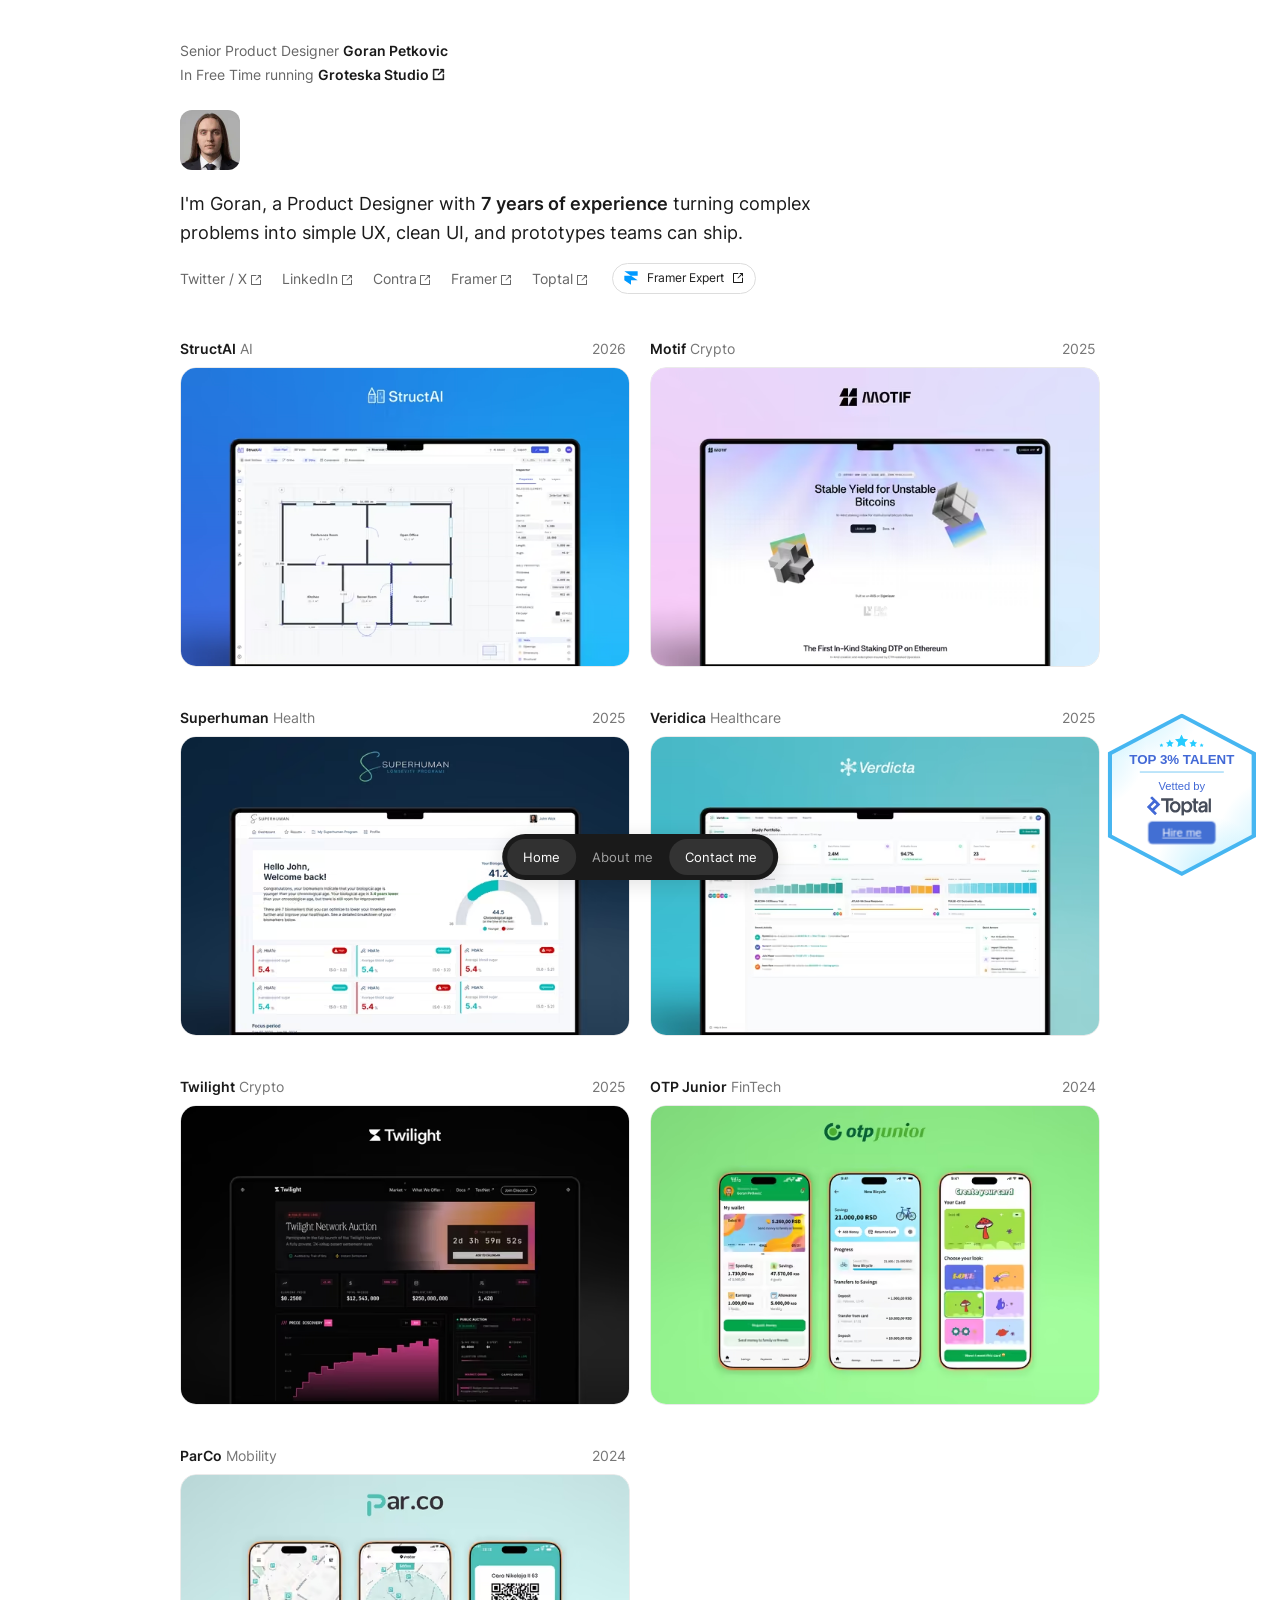
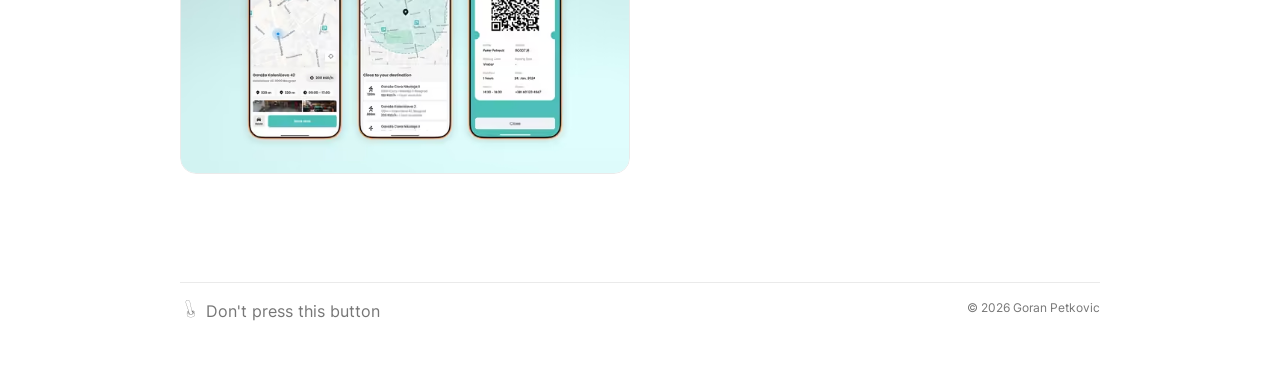
<file: index.html>
<!DOCTYPE html>
<html lang="en">
<head>
  <meta charset="utf-8">
  <meta name="viewport" content="width=device-width, initial-scale=1">
  <title>Goran Petkovic — Senior Product Designer</title>
  <meta name="description" content="Goran Petkovic is a 0→1 Senior Product Designer with 7 years of experience. Portfolio of digital product design work.">
  <meta name="robots" content="index, follow">
  <meta name="theme-color" content="#ffffff">
  <meta name="view-transition" content="same-origin">
  <link rel="canonical" href="https://goranpetkovic.com/">

  <meta property="og:type" content="website">
  <meta property="og:title" content="Goran Petkovic — Senior Product Designer">
  <meta property="og:description" content="Portfolio of Goran Petkovic, Senior Product Designer.">
  <meta property="og:url" content="https://goranpetkovic.com/">
  <meta property="og:image" content="https://goranpetkovic.com/assets/og-cover.jpg">

  <meta name="twitter:card" content="summary_large_image">
  <meta name="twitter:title" content="Goran Petkovic — Senior Product Designer">
  <meta name="twitter:description" content="Portfolio of Goran Petkovic, Senior Product Designer.">
  <meta name="twitter:image" content="https://goranpetkovic.com/assets/og-cover.jpg">

  <link rel="icon" type="image/svg+xml" href="/favicon.svg">
  <link rel="preload" href="/css/style.min.css" as="style">
  <link rel="preload" href="/assets/fonts/inter-latin-400-normal.woff2" as="font" type="font/woff2" crossorigin>
  <link rel="preload" href="/assets/fonts/inter-latin-600-normal.woff2" as="font" type="font/woff2" crossorigin>
  <link rel="preload" as="image" type="image/avif" imagesrcset="/assets/portfolio/struct/Cover-Struct-600w.avif 600w, /assets/portfolio/struct/Cover-Struct-750w.avif 750w, /assets/portfolio/struct/Cover-Struct.avif 1200w" imagesizes="(max-width: 700px) calc(100vw - 3rem), 450px" fetchpriority="high">
  <link rel="prefetch" href="/about.html" as="document">

  <link rel="stylesheet" href="/css/style.min.css">

  <script type="application/ld+json">
  {
    "@context": "https://schema.org",
    "@type": "Person",
    "name": "Goran Petkovic",
    "jobTitle": "Senior Product Designer",
    "worksFor": { "@type": "Organization", "name": "Groteska Studio" },
    "url": "https://goranpetkovic.com/",
      "sameAs": [
        "https://x.com/goranux",
        "https://www.linkedin.com/in/petkovicg/",
        "https://contra.com/groteska/",
        "https://www.framer.com/@goranux/"
      ]
  }
  </script>
</head>
<body class="home-page">
  <a class="skip-link" href="#main">Skip to main content</a>

  <main id="main" class="has-bottom-nav">
    <section class="hero" aria-labelledby="hero-heading">
      <h1 id="hero-heading" class="sr-only">Goran Petkovic — Senior Product Designer</h1>

      <div class="hero-top">
        <p class="meta-line">Senior Product Designer <strong>Goran Petkovic</strong></p>
        <p class="meta-line">In Free Time running <a class="link-external" href="https://groteska.studio" target="_blank" rel="noopener noreferrer"><strong>Groteska Studio</strong><svg class="ext-icon" width="12" height="12" viewBox="0 0 24 24" fill="currentColor" aria-hidden="true"><path d="M21,11c-0.6,0-1,0.4-1,1v8H4V4h8c0.6,0,1-0.4,1-1s-0.4-1-1-1H3C2.4,2,2,2.4,2,3v18c0,0.6,0.4,1,1,1h18c0.6,0,1-0.4,1-1v-9C22,11.4,21.6,11,21,11z"/><path d="M21.9,2.6c-0.1-0.2-0.3-0.4-0.5-0.5C21.3,2,21.1,2,21,2h-5c-0.6,0-1,0.4-1,1s0.4,1,1,1h2.6l-7.3,7.3c-0.4,0.4-0.4,1,0,1.4c0.2,0.2,0.5,0.3,0.7,0.3s0.5-0.1,0.7-0.3L20,5.4V8c0,0.6,0.4,1,1,1s1-0.4,1-1V3C22,2.9,22,2.7,21.9,2.6z"/></svg></a></p>
      </div>

      <button class="portrait-flip" type="button" aria-label="Flip portrait" data-portrait-flip>
        <span class="portrait-coin">
          <picture>
            <source srcset="/assets/goran-portrait.webp" type="image/webp">
            <img class="portrait portrait-front" src="/assets/goran-portrait.png" alt="Portrait of Goran Petkovic" width="60" height="60" decoding="async">
          </picture>
          <img class="portrait portrait-back" alt="" width="60" height="60" decoding="async">
        </span>
      </button>

      <p class="bio">
        I'm Goran, a Product Designer with <strong>7 years of experience</strong> turning complex problems into simple UX, clean UI, and prototypes teams can ship.
      </p>

      <div class="links-row">
        <ul class="social-links" aria-label="Social links">
          <li><a class="link-external" href="https://x.com/goranux" target="_blank" rel="noopener noreferrer">Twitter / X<svg class="ext-icon" width="12" height="12" viewBox="0 0 24 24" fill="currentColor" aria-hidden="true"><path d="M21,11c-0.6,0-1,0.4-1,1v8H4V4h8c0.6,0,1-0.4,1-1s-0.4-1-1-1H3C2.4,2,2,2.4,2,3v18c0,0.6,0.4,1,1,1h18c0.6,0,1-0.4,1-1v-9C22,11.4,21.6,11,21,11z"/><path d="M21.9,2.6c-0.1-0.2-0.3-0.4-0.5-0.5C21.3,2,21.1,2,21,2h-5c-0.6,0-1,0.4-1,1s0.4,1,1,1h2.6l-7.3,7.3c-0.4,0.4-0.4,1,0,1.4c0.2,0.2,0.5,0.3,0.7,0.3s0.5-0.1,0.7-0.3L20,5.4V8c0,0.6,0.4,1,1,1s1-0.4,1-1V3C22,2.9,22,2.7,21.9,2.6z"/></svg></a></li>
          <li><a class="link-external" href="https://www.linkedin.com/in/petkovicg/" target="_blank" rel="noopener noreferrer">LinkedIn<svg class="ext-icon" width="12" height="12" viewBox="0 0 24 24" fill="currentColor" aria-hidden="true"><path d="M21,11c-0.6,0-1,0.4-1,1v8H4V4h8c0.6,0,1-0.4,1-1s-0.4-1-1-1H3C2.4,2,2,2.4,2,3v18c0,0.6,0.4,1,1,1h18c0.6,0,1-0.4,1-1v-9C22,11.4,21.6,11,21,11z"/><path d="M21.9,2.6c-0.1-0.2-0.3-0.4-0.5-0.5C21.3,2,21.1,2,21,2h-5c-0.6,0-1,0.4-1,1s0.4,1,1,1h2.6l-7.3,7.3c-0.4,0.4-0.4,1,0,1.4c0.2,0.2,0.5,0.3,0.7,0.3s0.5-0.1,0.7-0.3L20,5.4V8c0,0.6,0.4,1,1,1s1-0.4,1-1V3C22,2.9,22,2.7,21.9,2.6z"/></svg></a></li>
          <li><a class="link-external" href="https://contra.com/groteska/" target="_blank" rel="noopener noreferrer">Contra<svg class="ext-icon" width="12" height="12" viewBox="0 0 24 24" fill="currentColor" aria-hidden="true"><path d="M21,11c-0.6,0-1,0.4-1,1v8H4V4h8c0.6,0,1-0.4,1-1s-0.4-1-1-1H3C2.4,2,2,2.4,2,3v18c0,0.6,0.4,1,1,1h18c0.6,0,1-0.4,1-1v-9C22,11.4,21.6,11,21,11z"/><path d="M21.9,2.6c-0.1-0.2-0.3-0.4-0.5-0.5C21.3,2,21.1,2,21,2h-5c-0.6,0-1,0.4-1,1s0.4,1,1,1h2.6l-7.3,7.3c-0.4,0.4-0.4,1,0,1.4c0.2,0.2,0.5,0.3,0.7,0.3s0.5-0.1,0.7-0.3L20,5.4V8c0,0.6,0.4,1,1,1s1-0.4,1-1V3C22,2.9,22,2.7,21.9,2.6z"/></svg></a></li>
          <li><a class="link-external" href="https://www.framer.com/@goranux/" target="_blank" rel="noopener noreferrer">Framer<svg class="ext-icon" width="12" height="12" viewBox="0 0 24 24" fill="currentColor" aria-hidden="true"><path d="M21,11c-0.6,0-1,0.4-1,1v8H4V4h8c0.6,0,1-0.4,1-1s-0.4-1-1-1H3C2.4,2,2,2.4,2,3v18c0,0.6,0.4,1,1,1h18c0.6,0,1-0.4,1-1v-9C22,11.4,21.6,11,21,11z"/><path d="M21.9,2.6c-0.1-0.2-0.3-0.4-0.5-0.5C21.3,2,21.1,2,21,2h-5c-0.6,0-1,0.4-1,1s0.4,1,1,1h2.6l-7.3,7.3c-0.4,0.4-0.4,1,0,1.4c0.2,0.2,0.5,0.3,0.7,0.3s0.5-0.1,0.7-0.3L20,5.4V8c0,0.6,0.4,1,1,1s1-0.4,1-1V3C22,2.9,22,2.7,21.9,2.6z"/></svg></a></li>
          <li><a class="link-external" href="https://www.toptal.com/designers/resume/goran-petkovic#mbyx4b" target="_blank" rel="noopener noreferrer">Toptal<svg class="ext-icon" width="12" height="12" viewBox="0 0 24 24" fill="currentColor" aria-hidden="true"><path d="M21,11c-0.6,0-1,0.4-1,1v8H4V4h8c0.6,0,1-0.4,1-1s-0.4-1-1-1H3C2.4,2,2,2.4,2,3v18c0,0.6,0.4,1,1,1h18c0.6,0,1-0.4,1-1v-9C22,11.4,21.6,11,21,11z"/><path d="M21.9,2.6c-0.1-0.2-0.3-0.4-0.5-0.5C21.3,2,21.1,2,21,2h-5c-0.6,0-1,0.4-1,1s0.4,1,1,1h2.6l-7.3,7.3c-0.4,0.4-0.4,1,0,1.4c0.2,0.2,0.5,0.3,0.7,0.3s0.5-0.1,0.7-0.3L20,5.4V8c0,0.6,0.4,1,1,1s1-0.4,1-1V3C22,2.9,22,2.7,21.9,2.6z"/></svg></a></li>
        </ul>
        <a class="framer-badge link-external" href="https://www.framer.com/@goranux/" target="_blank" rel="noopener noreferrer" aria-label="Framer Expert badge">
          <svg width="20" height="20" viewBox="0 0 20 20" fill="none" aria-hidden="true"><path d="M3.333 3.333h13.334v4.445H10L3.333 3.333Zm0 4.445H10l6.667 4.444H10v4.445L3.333 12.222V7.778Z" fill="#0099FF"/></svg>
          Framer Expert<svg class="ext-icon" width="12" height="12" viewBox="0 0 24 24" fill="currentColor" aria-hidden="true"><path d="M21,11c-0.6,0-1,0.4-1,1v8H4V4h8c0.6,0,1-0.4,1-1s-0.4-1-1-1H3C2.4,2,2,2.4,2,3v18c0,0.6,0.4,1,1,1h18c0.6,0,1-0.4,1-1v-9C22,11.4,21.6,11,21,11z"/><path d="M21.9,2.6c-0.1-0.2-0.3-0.4-0.5-0.5C21.3,2,21.1,2,21,2h-5c-0.6,0-1,0.4-1,1s0.4,1,1,1h2.6l-7.3,7.3c-0.4,0.4-0.4,1,0,1.4c0.2,0.2,0.5,0.3,0.7,0.3s0.5-0.1,0.7-0.3L20,5.4V8c0,0.6,0.4,1,1,1s1-0.4,1-1V3C22,2.9,22,2.7,21.9,2.6z"/></svg>
        </a>
      </div>

      <div class="toptal-badge-container">
        <div id="toptal-badge"><style>@font-face{font-family:proxima-nova;font-display:swap;src:local("proxima-nova")}:root{--h:polygon(50% 0,100% 24%,100% 76%,50% 100%,0 76%,0 24%)}.h{display:inline-block;background:#25a9ef;padding:6px;clip-path:var(--h)}.a{width:200px;padding:24px 0 40px;display:flex;flex-direction:column;align-items:center;gap:8px;color:#204ecf;text-align:center;background:radial-gradient(circle at 20% -10%,#00c3ff -80%,#fff 30%),radial-gradient(circle at -20% 20%,#00c3ff -80%,#fff 30%),radial-gradient(circle at 70% 100%,#00c3ff -80%,#fff 30%),radial-gradient(circle at 120% 80%,#00c3ff -80%,#fff 30%);background-blend-mode:multiply;clip-path:var(--h);box-shadow:0 28px 50px rgba(6,30,96,.35)}#toptal-badge{font-family:proxima-nova,Arial,sans-serif}.b{margin:0;font-size:19px;font-weight:700;line-height:1}.c{width:120px;height:1px;background:#25a9ef}.d{font-size:16px;margin-bottom:-6px}.f{display:inline-flex;align-items:center;justify-content:center;padding:4px 20px;border-radius:6px;background:#2055cc;color:#fff;font-size:16px;font-weight:500;text-decoration-thickness:.5px;text-underline-offset:2px}</style><div class=h><div class=a><svg width=64 viewBox="0 0 60 17" xmlns="http://www.w3.org/2000/svg"><path d="m20.85 6.38 6.06-.89 2.72-5.49 2.71 5.49 6.06.89-4.39 4.28 1.04 6.03-5.42-2.85-5.43 2.85 1.04-6.03zm33.06 7.17 1.85-.27.82-1.67.83 1.67 1.84.27-1.33 1.31.31 1.83-1.65-.87-1.66.87.32-1.83zm-3.38-3.01-3.61-.52-1.61-3.26-1.62 3.26-3.6.52 2.6 2.55-.61 3.59 3.23-1.69 3.21 1.69-.61-3.59zm-45.19 3.01-1.85-.27-.82-1.67-.83 1.67-1.84.27 1.33 1.31-.31 1.83 1.65-.87 1.65.87-.31-1.83zm3.38-3.01 3.61-.52 1.61-3.26 1.61 3.26 3.61.52-2.6 2.55.61 3.59-3.23-1.69-3.22 1.69.62-3.59z" fill="#00c3ff"/></svg><p class=b>TOP 3% TALENT</p><div class=c></div><span class=d>Vetted by</span><svg style="width:100px;" viewBox="0 0 108 30" xmlns="http://www.w3.org/2000/svg"><path fill-rule="evenodd" clip-rule="evenodd" d="M8.11 0L14.82 6.7C14.87 6.75 14.91 6.8 14.97 6.85L20.82 12.7L11.31 22.16L15.66 26.52L12.75 29.41L6.09 22.75C6.01 22.68 5.93 22.6 5.85 22.52L0 16.68L9.48 7.25L5.16 2.94L8.11 0ZM12.36 10.5C12.27 10.48 12.18 10.48 12.1 10.5C12.01 10.53 11.94 10.57 11.78 10.72L6.37 16.11C6.21 16.27 6.17 16.34 6.15 16.42C6.12 16.51 6.12 16.6 6.15 16.68C6.17 16.77 6.22 16.85 6.37 17L8.09 18.72C8.24 18.87 8.31 18.91 8.4 18.94C8.49 18.96 8.57 18.96 8.66 18.94C8.75 18.91 8.82 18.87 8.97 18.72L14.38 13.33C14.54 13.18 14.58 13.1 14.61 13.02C14.63 12.93 14.63 12.85 14.61 12.76C14.59 12.67 14.54 12.6 14.39 12.45L12.67 10.73C12.52 10.57 12.44 10.53 12.36 10.5Z" fill="#204ecf"/><path fill-rule="evenodd" clip-rule="evenodd" d="M62.65 7.76C64.76 7.76 66.56 8.58 67.99 10.16C69.45 11.69 70.18 13.8 70.17 16.42C70.17 18.98 69.42 21.22 67.93 22.8C66.46 24.37 64.59 25.17 62.35 25.17C60.42 25.16 58.67 24.47 57.51 23.28L57.35 23.11L57.34 29.86L53.52 29.85V29.57L53.56 7.96L57.36 7.96L57.35 10.6C58.6 9.19 60.61 7.76 62.65 7.76ZM87.1 7.82C89.28 7.82 90.78 8.31 91.94 9.26C93.05 10.18 93.64 11.82 93.69 13.55L93.69 13.81L93.67 24.95H89.8L89.8 24.49C89.8 24.01 89.8 23.52 89.8 23.02C88.68 24.57 87.12 25.32 85.04 25.32C83.39 25.32 81.99 24.82 80.97 23.9C79.94 22.95 79.39 21.66 79.39 20.16C79.41 17.33 81.41 15.37 84.91 14.76L85.18 14.71L89.82 13.98V13.61C89.82 12.83 89.59 11.89 89.13 11.5C88.66 11.1 88.09 10.77 87.1 10.77C84.37 10.77 83.81 12.78 83.78 13.79L83.78 13.88L80.36 13.92C80.36 12.43 81.05 10.5 82.44 9.29C83.56 8.32 85.19 7.87 86.77 7.82L87.07 7.82H87.1ZM72.12 3.46L75.93 3.46L75.92 8.02L79.45 8.02L79.45 11.2L75.91 11.19L75.9 19.73C75.9 20.67 76.09 21.29 76.5 21.58C76.93 21.88 77.8 21.6 77.8 21.6L78.14 24.92C78.14 24.92 76.94 25.23 76.18 25.23C75.19 25.23 74.34 24.98 73.69 24.48C72.63 23.68 72.09 22.28 72.09 20.31L72.11 11.19L68.92 8L72.12 8.01L72.12 3.46ZM49.66 10.26C50.76 11.39 52.07 13.4 52.06 16.52C52.05 19.63 50.74 21.63 49.65 22.76C48.15 24.3 46.11 25.18 44.06 25.18C43.98 25.18 43.9 25.18 43.81 25.17C41.62 25.16 39.68 24.38 38.06 22.84C36.43 21.29 35.6 19.16 35.6 16.48C35.6 13.8 36.44 11.66 38.07 10.12C39.69 8.59 41.62 7.82 43.82 7.82C45.99 7.75 48.11 8.65 49.66 10.26ZM40.85 3.22V6.99L33.49 7L33.51 24.97L29.54 24.96V24.62L29.57 6.99H22.06L22.07 3.22H40.85ZM95.53 3.47L98.95 3.48V3.57L98.92 24.95L95.5 24.94V24.84L95.53 3.47ZM89.82 17.05L86.01 17.69C84.15 18.01 83.29 18.73 83.28 19.99C83.27 21.14 84.09 21.91 85.37 21.98L85.53 21.98H85.55C87.99 21.98 89.72 20.08 89.81 17.31L89.82 17.09V17.05ZM43.8 11.21C42.52 11.21 41.41 11.7 40.51 12.68C39.63 13.64 39.18 14.92 39.18 16.49C39.18 18.07 39.63 19.35 40.51 20.31C41.4 21.29 42.51 21.78 43.79 21.79C45.09 21.79 46.21 21.3 47.1 20.32C48 19.34 48.45 18.06 48.46 16.51C48.47 14.95 48.01 13.67 47.11 12.69C46.21 11.71 45.1 11.21 43.8 11.21ZM61.74 11.33H61.72C60.44 11.33 59.38 11.79 58.48 12.76C57.58 13.7 57.13 14.92 57.12 16.39C57.12 17.88 57.57 19.22 58.47 20.2C59.39 21.14 60.45 21.61 61.72 21.61C63.01 21.61 64.1 21.13 64.97 20.2C65.88 19.23 66.32 17.9 66.33 16.41C66.33 14.93 65.87 13.71 64.99 12.78C64.12 11.82 63.03 11.33 61.74 11.33Z" fill="#262d3d"/></svg><a class=f href=https://www.toptal.com/designers/resume/goran-petkovic#mbyx4b>Hire me</a></div></div></div>
      </div>
    </section>

    <section class="projects" aria-label="Selected projects">
      <div class="projects-grid">
        <a class="project-card project-card-animated" href="/projects/structai.html" data-animated-card data-static="/assets/portfolio/struct/Cover-Struct.png" data-animated="/assets/struct.webm">
          <p class="card-label"><strong>StructAI</strong> <span>AI</span> <span class="card-year">2026</span></p>
          <div class="card-media">
            <picture>
              <source srcset="/assets/portfolio/struct/Cover-Struct-600w.avif 600w, /assets/portfolio/struct/Cover-Struct-750w.avif 750w, /assets/portfolio/struct/Cover-Struct.avif 1200w" sizes="(max-width: 700px) calc(100vw - 3rem), 450px" type="image/avif">
              <source srcset="/assets/portfolio/struct/Cover-Struct-600w.webp 600w, /assets/portfolio/struct/Cover-Struct-750w.webp 750w, /assets/portfolio/struct/Cover-Struct.webp 1200w" sizes="(max-width: 700px) calc(100vw - 3rem), 450px" type="image/webp">
              <img src="/assets/portfolio/struct/Cover-Struct.png" srcset="/assets/portfolio/struct/Cover-Struct-600w.png 600w, /assets/portfolio/struct/Cover-Struct.png 1200w" sizes="(max-width: 700px) calc(100vw - 3rem), 450px" alt="StructAI preview" width="600" height="400" loading="eager" fetchpriority="high">
            </picture>
            <video class="card-video" muted loop playsinline width="600" height="400" aria-hidden="true"></video>
          </div>
        </a>
        <a class="project-card project-card-animated" href="/projects/motif.html" data-animated-card data-static="/assets/portfolio/motif/Cover-Motif.png" data-animated="/assets/motif.webm">
          <p class="card-label"><strong>Motif</strong> <span>Crypto</span> <span class="card-year">2025</span></p>
          <div class="card-media">
            <picture>
              <source srcset="/assets/portfolio/motif/Cover-Motif-600w.avif 600w, /assets/portfolio/motif/Cover-Motif-750w.avif 750w, /assets/portfolio/motif/Cover-Motif.avif 1200w" sizes="(max-width: 700px) calc(100vw - 3rem), 450px" type="image/avif">
              <source srcset="/assets/portfolio/motif/Cover-Motif-600w.webp 600w, /assets/portfolio/motif/Cover-Motif-750w.webp 750w, /assets/portfolio/motif/Cover-Motif.webp 1200w" sizes="(max-width: 700px) calc(100vw - 3rem), 450px" type="image/webp">
              <img src="/assets/portfolio/motif/Cover-Motif.png" srcset="/assets/portfolio/motif/Cover-Motif-600w.png 600w, /assets/portfolio/motif/Cover-Motif.png 1200w" sizes="(max-width: 700px) calc(100vw - 3rem), 450px" alt="Motif preview" width="600" height="400" loading="lazy" decoding="async">
            </picture>
            <video class="card-video" muted loop playsinline width="600" height="400" aria-hidden="true"></video>
          </div>
        </a>
        <a class="project-card project-card-animated" href="/projects/superhuman.html" data-animated-card data-static="/assets/portfolio/superhuman/Cover-Superhumen.png" data-animated="/assets/superhuman.webm">
          <p class="card-label"><strong>Superhuman</strong> <span>Health</span> <span class="card-year">2025</span></p>
          <div class="card-media">
            <picture>
              <source srcset="/assets/portfolio/superhuman/Cover-Superhumen-600w.avif 600w, /assets/portfolio/superhuman/Cover-Superhumen-750w.avif 750w, /assets/portfolio/superhuman/Cover-Superhumen.avif 1200w" sizes="(max-width: 700px) calc(100vw - 3rem), 450px" type="image/avif">
              <source srcset="/assets/portfolio/superhuman/Cover-Superhumen-600w.webp 600w, /assets/portfolio/superhuman/Cover-Superhumen-750w.webp 750w, /assets/portfolio/superhuman/Cover-Superhumen.webp 1200w" sizes="(max-width: 700px) calc(100vw - 3rem), 450px" type="image/webp">
              <img src="/assets/portfolio/superhuman/Cover-Superhumen.png" srcset="/assets/portfolio/superhuman/Cover-Superhumen-600w.png 600w, /assets/portfolio/superhuman/Cover-Superhumen.png 1200w" sizes="(max-width: 700px) calc(100vw - 3rem), 450px" alt="Superhuman preview" width="600" height="400" loading="lazy" decoding="async">
            </picture>
            <video class="card-video" muted loop playsinline width="600" height="400" aria-hidden="true"></video>
          </div>
        </a>
        <a class="project-card project-card-animated" href="/projects/veridica.html" data-animated-card data-static="/assets/portfolio/veridica/Cover-Veridica.png" data-animated="/assets/veridica.webm">
          <p class="card-label"><strong>Veridica</strong> <span>Healthcare</span> <span class="card-year">2025</span></p>
          <div class="card-media">
            <picture>
              <source srcset="/assets/portfolio/veridica/Cover-Veridica-600w.avif 600w, /assets/portfolio/veridica/Cover-Veridica-750w.avif 750w, /assets/portfolio/veridica/Cover-Veridica.avif 1200w" sizes="(max-width: 700px) calc(100vw - 3rem), 450px" type="image/avif">
              <source srcset="/assets/portfolio/veridica/Cover-Veridica-600w.webp 600w, /assets/portfolio/veridica/Cover-Veridica-750w.webp 750w, /assets/portfolio/veridica/Cover-Veridica.webp 1200w" sizes="(max-width: 700px) calc(100vw - 3rem), 450px" type="image/webp">
              <img src="/assets/portfolio/veridica/Cover-Veridica.png" srcset="/assets/portfolio/veridica/Cover-Veridica-600w.png 600w, /assets/portfolio/veridica/Cover-Veridica.png 1200w" sizes="(max-width: 700px) calc(100vw - 3rem), 450px" alt="Veridica preview" width="600" height="400" loading="lazy" decoding="async">
            </picture>
            <video class="card-video" muted loop playsinline width="600" height="400" aria-hidden="true"></video>
          </div>
        </a>
        <a class="project-card project-card-animated" href="/projects/twilight.html" data-animated-card data-static="/assets/portfolio/twilight/Cover-Twilight.png" data-animated="/assets/twilight.webm">
          <p class="card-label"><strong>Twilight</strong> <span>Crypto</span> <span class="card-year">2025</span></p>
          <div class="card-media">
            <picture>
              <source srcset="/assets/portfolio/twilight/Cover-Twilight-600w.avif 600w, /assets/portfolio/twilight/Cover-Twilight-750w.avif 750w, /assets/portfolio/twilight/Cover-Twilight.avif 1200w" sizes="(max-width: 700px) calc(100vw - 3rem), 450px" type="image/avif">
              <source srcset="/assets/portfolio/twilight/Cover-Twilight-600w.webp 600w, /assets/portfolio/twilight/Cover-Twilight-750w.webp 750w, /assets/portfolio/twilight/Cover-Twilight.webp 1200w" sizes="(max-width: 700px) calc(100vw - 3rem), 450px" type="image/webp">
              <img src="/assets/portfolio/twilight/Cover-Twilight.png" srcset="/assets/portfolio/twilight/Cover-Twilight-600w.png 600w, /assets/portfolio/twilight/Cover-Twilight.png 1200w" sizes="(max-width: 700px) calc(100vw - 3rem), 450px" alt="Twilight preview" width="600" height="400" loading="lazy" decoding="async">
            </picture>
            <video class="card-video" muted loop playsinline width="600" height="400" aria-hidden="true"></video>
          </div>
        </a>
        <a class="project-card project-card-animated" href="/projects/otp.html" data-animated-card data-static="/assets/portfolio/otp/Cover-OTP.png" data-animated="/assets/otp.webm">
          <p class="card-label"><strong>OTP Junior</strong> <span>FinTech</span> <span class="card-year">2024</span></p>
          <div class="card-media">
            <picture>
              <source srcset="/assets/portfolio/otp/Cover-OTP-600w.avif 600w, /assets/portfolio/otp/Cover-OTP-750w.avif 750w, /assets/portfolio/otp/Cover-OTP.avif 1200w" sizes="(max-width: 700px) calc(100vw - 3rem), 450px" type="image/avif">
              <source srcset="/assets/portfolio/otp/Cover-OTP-600w.webp 600w, /assets/portfolio/otp/Cover-OTP-750w.webp 750w, /assets/portfolio/otp/Cover-OTP.webp 1200w" sizes="(max-width: 700px) calc(100vw - 3rem), 450px" type="image/webp">
              <img src="/assets/portfolio/otp/Cover-OTP.png" srcset="/assets/portfolio/otp/Cover-OTP-600w.png 600w, /assets/portfolio/otp/Cover-OTP.png 1200w" sizes="(max-width: 700px) calc(100vw - 3rem), 450px" alt="OTP Junior preview" width="600" height="400" loading="lazy" decoding="async">
            </picture>
            <video class="card-video" muted loop playsinline width="600" height="400" aria-hidden="true"></video>
          </div>
        </a>
        <a class="project-card project-card-animated" href="/projects/parco.html" data-animated-card data-static="/assets/portfolio/parco/Cover-Parco.png" data-animated="/assets/parco.webm">
          <p class="card-label"><strong>ParCo</strong> <span>Mobility</span> <span class="card-year">2024</span></p>
          <div class="card-media">
            <picture>
              <source srcset="/assets/portfolio/parco/Cover-Parco-600w.avif 600w, /assets/portfolio/parco/Cover-Parco-750w.avif 750w, /assets/portfolio/parco/Cover-Parco.avif 1200w" sizes="(max-width: 700px) calc(100vw - 3rem), 450px" type="image/avif">
              <source srcset="/assets/portfolio/parco/Cover-Parco-600w.webp 600w, /assets/portfolio/parco/Cover-Parco-750w.webp 750w, /assets/portfolio/parco/Cover-Parco.webp 1200w" sizes="(max-width: 700px) calc(100vw - 3rem), 450px" type="image/webp">
              <img src="/assets/portfolio/parco/Cover-Parco.png" srcset="/assets/portfolio/parco/Cover-Parco-600w.png 600w, /assets/portfolio/parco/Cover-Parco.png 1200w" sizes="(max-width: 700px) calc(100vw - 3rem), 450px" alt="ParCo preview" width="600" height="400" loading="lazy" decoding="async">
            </picture>
            <video class="card-video" muted loop playsinline width="600" height="400" aria-hidden="true"></video>
          </div>
        </a>
      </div>
    </section>
  </main>

  <footer class="site-footer">
    <div class="footer-row">
      <button class="gravity-toggle" type="button" data-gravity-toggle>
        <svg class="gravity-icon" width="20" height="24" viewBox="0 0 100 125" fill="currentColor" aria-hidden="true"><path d="M40.159,61.551l-3.062,2.318c-0.081,0.061-0.151,0.133-0.209,0.215l-1.926,2.69c-0.078,0.108-0.133,0.23-0.162,0.36l-0.656,2.888c-0.017,0.073-0.025,0.147-0.025,0.222v13.125c0,0.074,0.008,0.148,0.025,0.222l0.656,2.888c0.029,0.13,0.084,0.252,0.162,0.36l1.926,2.69c0.059,0.083,0.131,0.156,0.213,0.218l3.062,2.297c0.06,0.045,0.125,0.083,0.193,0.114l4.024,1.793c0.056,0.025,0.115,0.045,0.174,0.06l4.659,1.115c0.052,0.013,0.105,0.021,0.159,0.024l5.01,0.372c0.024,0.002,0.05,0.003,0.074,0.003s0.05-0.001,0.074-0.003l5.01-0.372c0.054-0.004,0.106-0.012,0.159-0.024l4.658-1.115c0.061-0.015,0.119-0.034,0.175-0.06l4.024-1.793c0.068-0.031,0.133-0.069,0.193-0.114l3.062-2.297c0.08-0.06,0.15-0.132,0.209-0.214l1.947-2.689c0.08-0.109,0.136-0.234,0.166-0.365l0.656-2.888c0.016-0.073,0.024-0.147,0.024-0.222V70.244c0-0.074-0.009-0.148-0.024-0.222l-0.656-2.888c-0.03-0.131-0.086-0.256-0.166-0.365l-1.947-2.689c-0.058-0.08-0.127-0.152-0.206-0.211l-3.062-2.318c-0.062-0.047-0.13-0.087-0.2-0.118l-4.024-1.772c-0.056-0.024-0.112-0.043-0.171-0.058l-4.658-1.115c-0.018-0.004-0.033-0.007-0.05-0.011l-9.773-44.708c-0.005-0.025-0.012-0.049-0.019-0.073l-0.262-0.875c-0.036-0.121-0.094-0.233-0.172-0.332l-4.682-5.95c-0.06-0.076-0.129-0.142-0.208-0.198l-0.678-0.48c-0.101-0.072-0.215-0.124-0.335-0.154L42.384,5.42c-0.065-0.016-0.132-0.026-0.2-0.029l-1.51-0.065c-0.015,0-0.029-0.001-0.043-0.001c-0.029,0-0.058,0.001-0.086,0.004l-1.771,0.153c-0.035,0.003-0.069,0.008-0.104,0.014l-1.925,0.372c-0.024,0.005-0.049,0.01-0.073,0.017L34.746,6.41c-0.033,0.009-0.065,0.02-0.097,0.032l-1.815,0.7c-0.03,0.012-0.059,0.024-0.087,0.039l-1.575,0.788c-0.037,0.019-0.073,0.04-0.107,0.062l-1.246,0.831c-0.059,0.039-0.113,0.084-0.162,0.134l-0.81,0.831c-0.085,0.088-0.154,0.191-0.203,0.304l-0.328,0.766c-0.037,0.086-0.062,0.177-0.073,0.27l-0.94,7.503c-0.018,0.138-0.006,0.278,0.034,0.411l0.262,0.875l13.957,40.95l-1.196,0.527C40.288,61.464,40.221,61.504,40.159,61.551z M73.315,83.312l-0.622,2.734l-1.843,2.547l-2.956,2.217l-3.93,1.752l-4.577,1.096l-4.932,0.365l-4.932-0.365l-4.577-1.096l-3.931-1.752l-2.955-2.217l-1.823-2.546l-0.622-2.735v-9.518l1.675,2.34c0.011,0.016,0.029,0.021,0.041,0.035c0.021,0.024,0.037,0.052,0.064,0.072l3.062,2.319c0.009,0.007,0.021,0.005,0.031,0.011c0.023,0.016,0.042,0.037,0.069,0.049l4.024,1.771c0.014,0.006,0.028,0.004,0.042,0.008c0.015,0.006,0.027,0.017,0.043,0.021l4.659,1.116c0.021,0.005,0.041,0.005,0.062,0.008c0.006,0,0.011,0.004,0.018,0.004l5.01,0.371c0.013,0.002,0.024,0.002,0.036,0.002l0,0h0.001h0.001l0,0c0.012,0,0.023,0,0.036-0.002l5.01-0.371c0.007,0,0.012-0.004,0.018-0.004c0.021-0.003,0.041-0.003,0.062-0.008l4.66-1.116c0.016-0.004,0.027-0.015,0.043-0.021c0.014-0.004,0.027-0.002,0.041-0.008l4.025-1.771c0.026-0.012,0.045-0.033,0.068-0.049c0.01-0.006,0.021-0.004,0.031-0.011l3.062-2.319c0.026-0.02,0.041-0.047,0.062-0.07c0.012-0.014,0.029-0.02,0.041-0.035l1.698-2.346V83.312z M29.033,19.519l-0.229-0.767l0.918-7.329l0.263-0.614l0.71-0.729l1.174-0.783l1.53-0.765l1.764-0.68l1.888-0.514l1.877-0.363l1.714-0.148l1.428,0.062l0.997,0.25l0.542,0.384l4.579,5.82l0.229,0.766l9.928,45.416c0,0,0,0,0,0.001l0.525,2.362c0,0,0.001,0.001,0.001,0.002l1.333,6.1v0.001l0.831,3.782l0,0l1.182,5.447c0,0.002,0.001,0.004,0.002,0.005c0,0.001-0.001,0.003,0,0.003l0.061,0.26l-0.199,0.092l-3.672,0.855l-3.95,0.321l-3.95-0.321L49,78.088l-0.72-2.141c0-0.002-0.001-0.002-0.001-0.002l-1.312-3.85l0,0c0-0.001,0-0.002,0-0.002l-1.181-3.414c0,0,0,0-0.001-0.001l-1.704-5.003c0,0,0-0.001,0-0.002l-0.81-2.385c0,0,0,0-0.001-0.001L29.033,19.519z M61.348,68.543l0.738,0.166l3.14,1.4l2.365,1.779l0.888,1.245l-0.89,1.265l-2.251,1.693c0.002-0.017-0.001-0.033-0.001-0.05c0-0.034,0.005-0.067-0.002-0.099c-0.001-0.004,0.001-0.008-0.001-0.012l-0.35-1.553c0-0.001,0-0.002,0-0.002c-0.008-0.034-0.029-0.065-0.045-0.099c-0.013-0.027-0.02-0.059-0.037-0.083c0,0,0,0-0.001-0.001l-1.051-1.444c-0.015-0.02-0.036-0.031-0.053-0.049c-0.018-0.018-0.028-0.039-0.049-0.055l-1.641-1.248c-0.015-0.012-0.034-0.014-0.05-0.023s-0.027-0.024-0.044-0.032l-0.058-0.026L61.348,68.543z M47.854,77.819l-1.025-0.241l-0.264-0.119l0.798-0.612l0.143-0.062L47.854,77.819z M45.902,72.079l-0.741,0.567c-0.021,0.017-0.032,0.039-0.05,0.058c-0.017,0.019-0.038,0.029-0.053,0.05l-1.026,1.441c-0.039,0.053-0.068,0.114-0.083,0.183l-0.351,1.553c-0.001,0.005,0,0.009,0,0.013c-0.006,0.031-0.002,0.064-0.002,0.098c0,0.018-0.003,0.033-0.001,0.05l-2.254-1.696l-0.921-1.261l0.919-1.243l2.369-1.781l1.31-0.586L45.902,72.079z M42.499,62.128l0.504,1.485l-2.322,1.747c-0.021,0.015-0.031,0.037-0.049,0.055c-0.018,0.019-0.04,0.03-0.055,0.051l-1.575,2.166c-0.024,0.033-0.036,0.073-0.052,0.112c-0.009,0.023-0.025,0.045-0.031,0.07c0,0,0,0,0,0.001l-0.525,2.318c-0.001,0.004,0,0.007,0,0.011c-0.006,0.031-0.001,0.062-0.002,0.095c0,0.035-0.005,0.071,0.002,0.104c0.001,0.004,0,0.006,0,0.01l0.525,2.341c0,0,0,0.001,0,0.001c0,0.004,0.003,0.008,0.005,0.012c0.015,0.059,0.039,0.111,0.072,0.158c0.002,0.004,0.002,0.008,0.005,0.012l0.394,0.547c0,0,0,0,0.001,0.001s0,0.001,0.001,0.002l1.182,1.618c0.011,0.016,0.028,0.021,0.041,0.034c0.021,0.023,0.037,0.051,0.062,0.07l2.472,1.859c0.009,0.007,0.021,0.004,0.031,0.011c0.024,0.016,0.042,0.037,0.069,0.049l0.853,0.371c0,0,0.001,0,0.001,0.001l1.272,0.582h0l0.009,0.005c0,0,0.001,0,0.002,0s0.001,0.001,0.001,0.001l1.072,0.481c0.014,0.006,0.029,0.004,0.043,0.01c0.016,0.006,0.029,0.018,0.046,0.021L48.5,79c0.001,0,0.001,0,0.002,0h0l1.815,0.416c0.018,0.004,0.036,0.004,0.053,0.006c0.006,0.001,0.012,0.005,0.018,0.006l4.026,0.328c0.013,0,0.025,0.001,0.039,0.001l0,0h0.001h0.001l0,0c0.014,0,0.026-0.001,0.039-0.001l4.025-0.328c0.008-0.001,0.013-0.005,0.02-0.006c0.018-0.002,0.035-0.002,0.054-0.006l3.762-0.875c0.019-0.005,0.032-0.018,0.05-0.023c0.016-0.006,0.032-0.003,0.047-0.01l0.607-0.281l0.467-0.191c0.003-0.002,0.005-0.005,0.008-0.006c0.004-0.002,0.007-0.001,0.01-0.002l1.282-0.588h0.001l0.854-0.371c0.026-0.012,0.045-0.033,0.068-0.049c0.01-0.006,0.022-0.004,0.032-0.011l2.472-1.859c0.029-0.022,0.047-0.052,0.069-0.078c0.012-0.013,0.028-0.019,0.039-0.034l1.133-1.611l0.409-0.539c0.004-0.004,0.004-0.011,0.008-0.016c0.025-0.037,0.043-0.078,0.059-0.121c0.006-0.017,0.016-0.032,0.021-0.05c0.001-0.002,0.002-0.003,0.003-0.006l0.525-2.341c0-0.004-0.001-0.006,0-0.01c0.007-0.033,0.002-0.069,0.002-0.104c0-0.032,0.004-0.063-0.002-0.095c-0.001-0.004,0-0.007,0-0.011l-0.525-2.318c-0.01-0.038-0.03-0.068-0.047-0.102c-0.012-0.026-0.018-0.056-0.035-0.079l-1.553-2.166c-0.016-0.021-0.038-0.034-0.057-0.053c-0.018-0.018-0.028-0.04-0.049-0.056l-2.472-1.859c-0.016-0.012-0.034-0.015-0.052-0.024c-0.016-0.01-0.027-0.025-0.045-0.033L62.447,62c-0.016-0.006-0.031-0.005-0.047-0.01c-0.016-0.006-0.027-0.016-0.043-0.02l-2.581-0.607l-0.309-1.389l4.497,1.076l3.93,1.731l2.955,2.237l1.844,2.547l0.609,2.679l-0.609,2.698L70.85,75.49l-2.955,2.238l-3.93,1.73l-4.578,1.096l-4.931,0.365l-4.931-0.365l-4.578-1.096l-3.93-1.73l-2.954-2.236l-1.824-2.548l-0.609-2.699l0.609-2.68l1.824-2.548l2.954-2.236L42.499,62.128z"/></svg>
        Don't press this button
      </button>
      <p class="copyright">&copy; 2026 Goran Petkovic</p>
    </div>
  </footer>

  <nav class="bottom-nav" aria-label="Primary navigation">
    <a href="/" aria-current="page">Home</a>
    <a href="/about.html">About me</a>
    <a href="mailto:hello@goranpetkovic.com" class="nav-cta">Contact me</a>
  </nav>

  <script src="/js/main.min.js" defer></script>
</body>
</html>
</file>
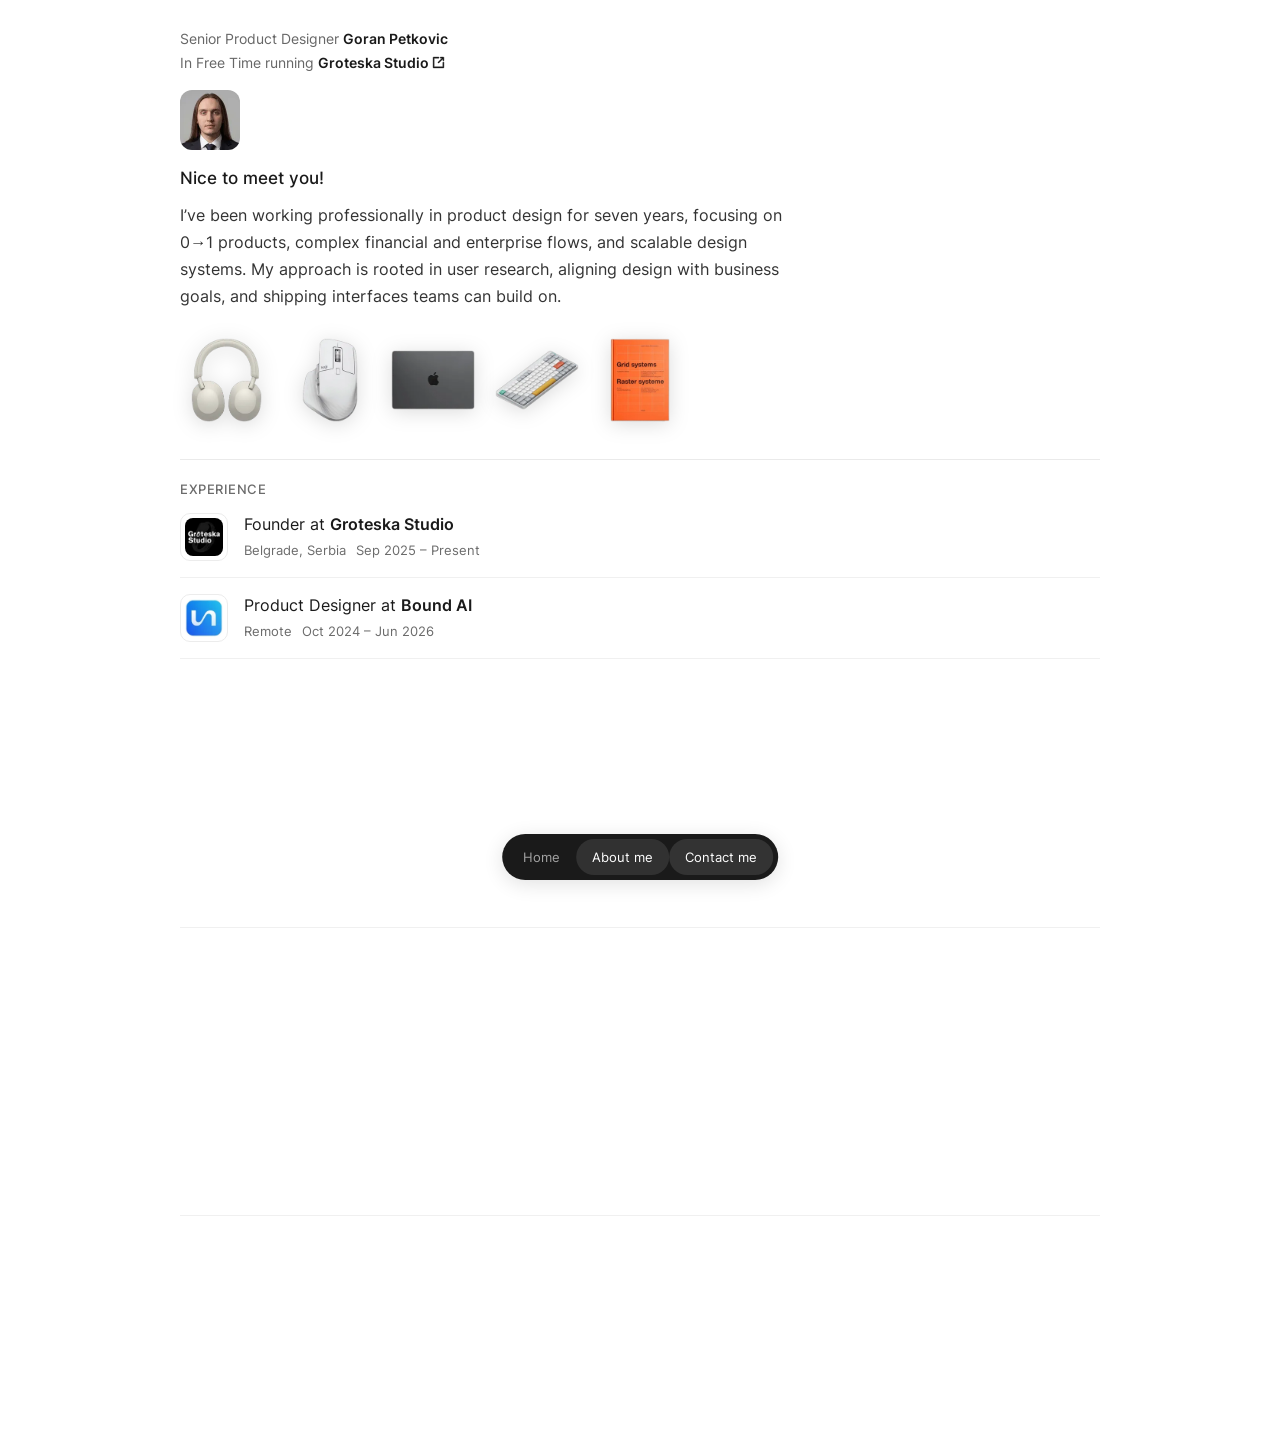
<file: about.html>
<!DOCTYPE html>
<html lang="en">
<head>
  <meta charset="utf-8">
  <meta name="viewport" content="width=device-width, initial-scale=1">
  <title>About me — Goran Petkovic</title>
  <meta name="description" content="Senior Product Designer based in Belgrade. Experience across B2B SaaS, insurtech, fintech, and enterprise platforms.">
  <meta name="robots" content="index, follow">
  <meta name="theme-color" content="#ffffff">
  <meta name="view-transition" content="same-origin">
  <link rel="canonical" href="https://goranpetkovic.com/about.html">

  <meta property="og:type" content="website">
  <meta property="og:title" content="About me — Goran Petkovic">
  <meta property="og:description" content="Senior Product Designer. Product design for SaaS, insurtech, fintech, and enterprise.">
  <meta property="og:url" content="https://goranpetkovic.com/about.html">
  <meta property="og:image" content="https://goranpetkovic.com/assets/og-cover.jpg">

  <meta name="twitter:card" content="summary_large_image">
  <meta name="twitter:title" content="About me — Goran Petkovic">
  <meta name="twitter:description" content="Senior Product Designer based in Belgrade.">
  <meta name="twitter:image" content="https://goranpetkovic.com/assets/og-cover.jpg">

  <link rel="icon" type="image/svg+xml" href="/favicon.svg">
  <link rel="preload" href="/css/style.min.css" as="style">
  <link rel="preload" href="/assets/fonts/inter-latin-400-normal.woff2" as="font" type="font/woff2" crossorigin fetchpriority="high">
  <link rel="prefetch" href="/" as="document">
  <link rel="stylesheet" href="/css/style.min.css">
</head>
<body class="about-page">
  <a class="skip-link" href="#main">Skip to main content</a>

  <main id="main" class="has-bottom-nav">
    <div class="about-inner">
      <h1 class="sr-only">About me — Goran Petkovic</h1>

      <div class="hero-top">
        <p class="meta-line">Senior Product Designer <strong>Goran Petkovic</strong></p>
        <p class="meta-line">In Free Time running <a class="link-external" href="https://groteska.studio" target="_blank" rel="noopener noreferrer"><strong>Groteska Studio</strong><svg class="ext-icon" width="12" height="12" viewBox="0 0 24 24" fill="currentColor" aria-hidden="true"><path d="M21,11c-0.6,0-1,0.4-1,1v8H4V4h8c0.6,0,1-0.4,1-1s-0.4-1-1-1H3C2.4,2,2,2.4,2,3v18c0,0.6,0.4,1,1,1h18c0.6,0,1-0.4,1-1v-9C22,11.4,21.6,11,21,11z"/><path d="M21.9,2.6c-0.1-0.2-0.3-0.4-0.5-0.5C21.3,2,21.1,2,21,2h-5c-0.6,0-1,0.4-1,1s0.4,1,1,1h2.6l-7.3,7.3c-0.4,0.4-0.4,1,0,1.4c0.2,0.2,0.5,0.3,0.7,0.3s0.5-0.1,0.7-0.3L20,5.4V8c0,0.6,0.4,1,1,1s1-0.4,1-1V3C22,2.9,22,2.7,21.9,2.6z"/></svg></a></p>
      </div>

      <div class="about-portrait-wrap">
        <button class="portrait-flip" type="button" aria-label="Flip portrait" data-portrait-flip>
          <span class="portrait-coin">
            <picture>
              <source srcset="/assets/goran-portrait.webp" type="image/webp">
              <img class="portrait portrait-front" src="/assets/goran-portrait.png" alt="Portrait of Goran Petkovic" width="60" height="60" decoding="async">
            </picture>
            <img class="portrait portrait-back" alt="" width="60" height="60" decoding="async">
          </span>
        </button>
      </div>

      <p class="about-greeting">Nice to meet you!</p>
      <p class="about-intro">
        I’ve been working professionally in product design for seven years, focusing on 0→1 products, complex financial and enterprise flows, and scalable design systems. My approach is rooted in user research, aligning design with business goals, and shipping interfaces teams can build on.
      </p>

      <div class="about-image-grid" aria-label="Gear I use">
        <figure class="about-image-cell" title="Sony WH-1000XM5">
          <picture>
            <source srcset="/assets/about/personal/cutout/sony.webp" type="image/webp">
            <img src="/assets/about/personal/cutout/sony.png" alt="Sony WH-1000XM5 wireless headphones" width="185" height="220" loading="lazy" decoding="async">
          </picture>
        </figure>
        <figure class="about-image-cell" title="Logitech MX Master 3S">
          <picture>
            <source srcset="/assets/about/personal/cutout/logitech.webp" type="image/webp">
            <img src="/assets/about/personal/cutout/logitech.png" alt="Logitech MX Master 3S mouse" width="145" height="220" loading="lazy" decoding="async">
          </picture>
        </figure>
        <figure class="about-image-cell" title="MagSafe battery">
          <picture>
            <source srcset="/assets/about/personal/cutout/ipower.webp" type="image/webp">
            <img src="/assets/about/personal/cutout/ipower.png" alt="MagSafe compatible portable battery" width="220" height="157" loading="lazy" decoding="async">
          </picture>
        </figure>
        <figure class="about-image-cell" title="NuPhy keyboard">
          <picture>
            <source srcset="/assets/about/personal/cutout/nuphy.webp" type="image/webp">
            <img src="/assets/about/personal/cutout/nuphy.png" alt="NuPhy mechanical keyboard" width="220" height="156" loading="lazy" decoding="async">
          </picture>
        </figure>
        <figure class="about-image-cell" title="Grid Systems in Graphic Design">
          <picture>
            <source srcset="/assets/about/personal/cutout/raster.webp" type="image/webp">
            <img src="/assets/about/personal/cutout/raster.png" alt="Grid Systems in Graphic Design by Josef Müller-Brockmann (book cover)" width="156" height="220" loading="lazy" decoding="async">
          </picture>
        </figure>
      </div>

      <section class="about-section" aria-labelledby="exp-heading">
        <h2 id="exp-heading" class="about-section-title">Experience</h2>
        <ul class="experience-list">
          <li class="experience-item">
            <div class="experience-logo experience-logo-has-img" aria-hidden="true">
              <picture>
                <source srcset="/assets/about/groteska.webp" type="image/webp">
                <img src="/assets/about/groteska.png" alt="" width="48" height="48" loading="lazy" decoding="async">
              </picture>
            </div>
            <div class="experience-body">
              <p class="experience-role">Founder at <strong>Groteska Studio</strong></p>
              <p class="experience-meta-line"><span class="experience-location">Belgrade, Serbia</span><span class="experience-dates">Sep 2025 – Present</span></p>
            </div>
          </li>
          <li class="experience-item">
            <div class="experience-logo experience-logo-has-img" aria-hidden="true">
              <picture>
                <source srcset="/assets/about/bound-ai.webp" type="image/webp">
                <img src="/assets/about/bound-ai.png" alt="" width="48" height="48" loading="lazy" decoding="async">
              </picture>
            </div>
            <div class="experience-body">
              <p class="experience-role">Product Designer at <strong>Bound AI</strong></p>
              <p class="experience-meta-line"><span class="experience-location">Remote</span><span class="experience-dates">Oct 2024 – Jun 2026</span></p>
            </div>
          </li>
          <li class="experience-item">
            <div class="experience-logo experience-logo-has-img" aria-hidden="true">
              <img src="/assets/about/oip-insurtech.png" alt="" width="48" height="48" loading="lazy" decoding="async">
            </div>
            <div class="experience-body">
              <p class="experience-role">Product Designer at <strong>OIP Insurtech</strong></p>
              <p class="experience-meta-line"><span class="experience-location">Remote</span><span class="experience-dates">Oct 2024 – Jun 2026</span></p>
            </div>
          </li>
          <li class="experience-item">
            <div class="experience-logo experience-logo-has-img" aria-hidden="true">
              <picture>
                <source srcset="/assets/about/30hills.webp" type="image/webp">
                <img src="/assets/about/30hills.png" alt="" width="48" height="48" loading="lazy" decoding="async">
              </picture>
            </div>
            <div class="experience-body">
              <p class="experience-role">UX UI Designer at <strong>30Hills</strong></p>
              <p class="experience-meta-line"><span class="experience-location">Belgrade, Serbia</span><span class="experience-dates">Nov 2023 – Oct 2024</span></p>
            </div>
          </li>
          <li class="experience-item">
            <div class="experience-logo experience-logo-has-img" aria-hidden="true">
              <picture>
                <source srcset="/assets/about/metropolitan.webp" type="image/webp">
                <img src="/assets/about/metropolitan.png" alt="" width="48" height="48" loading="lazy" decoding="async">
              </picture>
            </div>
            <div class="experience-body">
              <p class="experience-role">Teaching Assistant at <strong>Metropolitan University</strong></p>
              <p class="experience-meta-line"><span class="experience-location">Belgrade, Serbia</span><span class="experience-dates">Oct 2022 – Oct 2024</span></p>
            </div>
          </li>
          <li class="experience-item">
            <div class="experience-logo experience-logo-has-img experience-logo-svg" aria-hidden="true">
              <img src="/assets/about/upwork.svg" alt="" width="48" height="48" loading="lazy" decoding="async">
            </div>
            <div class="experience-body">
              <p class="experience-role">Product Designer at <strong>Upwork</strong></p>
              <p class="experience-meta-line"><span class="experience-dates">Jan 2018 – Oct 2024</span></p>
            </div>
          </li>
          <li class="experience-item">
            <div class="experience-logo experience-logo-has-img" aria-hidden="true">
              <picture>
                <source srcset="/assets/about/mit-cdl.webp" type="image/webp">
                <img src="/assets/about/mit-cdl.jpg" alt="" width="48" height="48" loading="lazy" decoding="async">
              </picture>
            </div>
            <div class="experience-body">
              <p class="experience-role">Product Designer at <strong>MIT CDL JOBS Inc</strong></p>
              <p class="experience-meta-line"><span class="experience-dates">Oct 2020 – Jan 2022</span></p>
            </div>
          </li>
          <li class="experience-item">
            <div class="experience-logo experience-logo-freelance" aria-hidden="true">
              <span class="experience-logo-text">VJ</span>
            </div>
            <div class="experience-body">
              <p class="experience-role">Digital Designer at <strong>Various Jobs</strong></p>
              <p class="experience-meta-line"><span class="experience-dates">Jan 2016 – Jan 2018</span></p>
            </div>
          </li>
        </ul>
      </section>

      <section class="about-section about-section-certs" aria-labelledby="cert-heading">
        <h2 id="cert-heading" class="about-section-title">Certifications</h2>
        <ul class="cert-grid">
          <li class="cert-cell">
            <div class="cert-logo cert-logo-has-img" aria-hidden="true">
              <picture>
                <source srcset="/assets/about/framer-expert.webp" type="image/webp">
                <img src="/assets/about/framer-expert.png" alt="" width="48" height="48" loading="lazy" decoding="async">
              </picture>
            </div>
            <div class="cert-body">
              <p class="cert-name">Framer Expert</p>
              <p class="cert-dates">2026</p>
            </div>
          </li>
          <li class="cert-cell">
            <div class="cert-logo cert-logo-has-img" aria-hidden="true">
              <picture>
                <source srcset="/assets/about/webflow-expert.webp" type="image/webp">
                <img src="/assets/about/webflow-expert.png" alt="" width="48" height="48" loading="lazy" decoding="async">
              </picture>
            </div>
            <div class="cert-body">
              <p class="cert-name">Webflow Expert</p>
              <p class="cert-dates">2026</p>
            </div>
          </li>
        </ul>
      </section>
    </div>
  </main>

  <footer class="site-footer">
    <div class="footer-row">
      <p class="copyright">&copy; 2026 Goran Petkovic</p>
    </div>
  </footer>

  <nav class="bottom-nav" aria-label="Primary navigation">
    <a href="/">Home</a>
    <a href="/about.html" aria-current="page">About me</a>
    <a href="mailto:hello@goranpetkovic.com" class="nav-cta">Contact me</a>
  </nav>

  <script src="/js/main.min.js" defer></script>
</body>
</html>
</file>
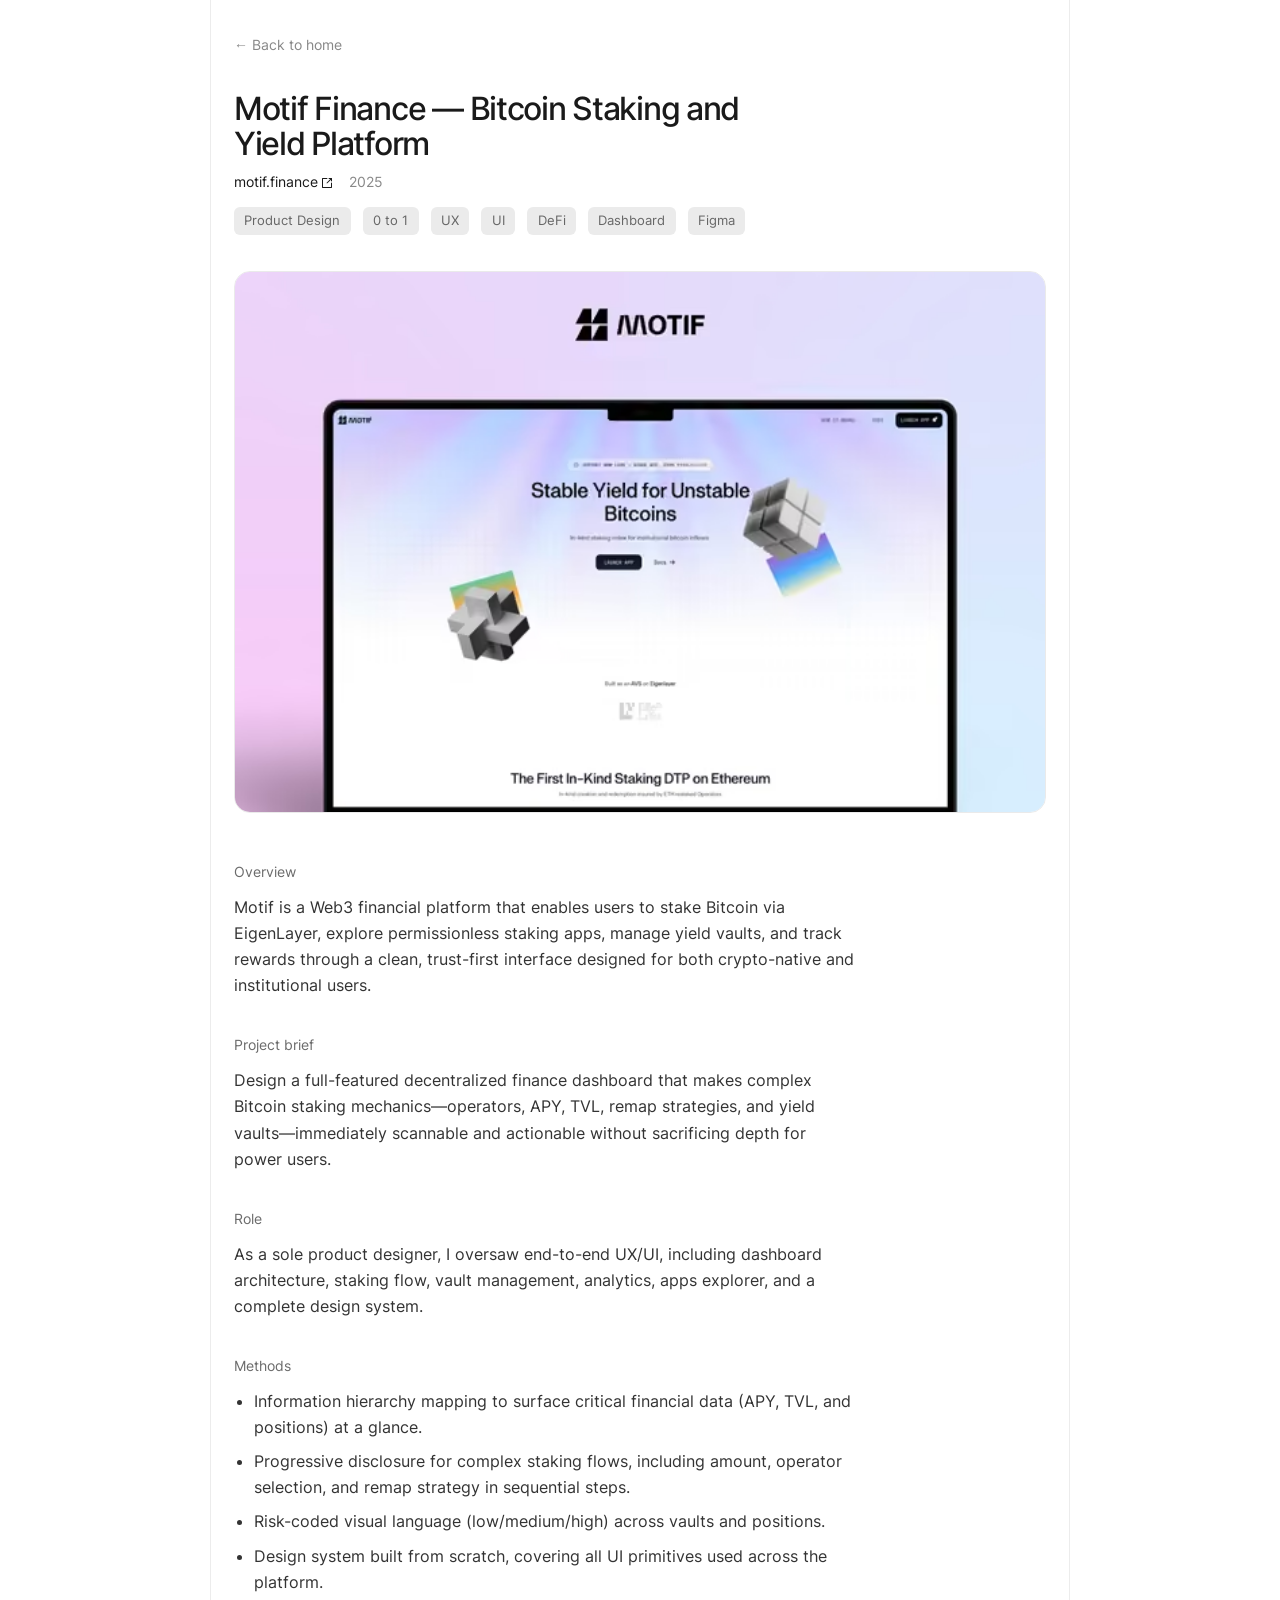
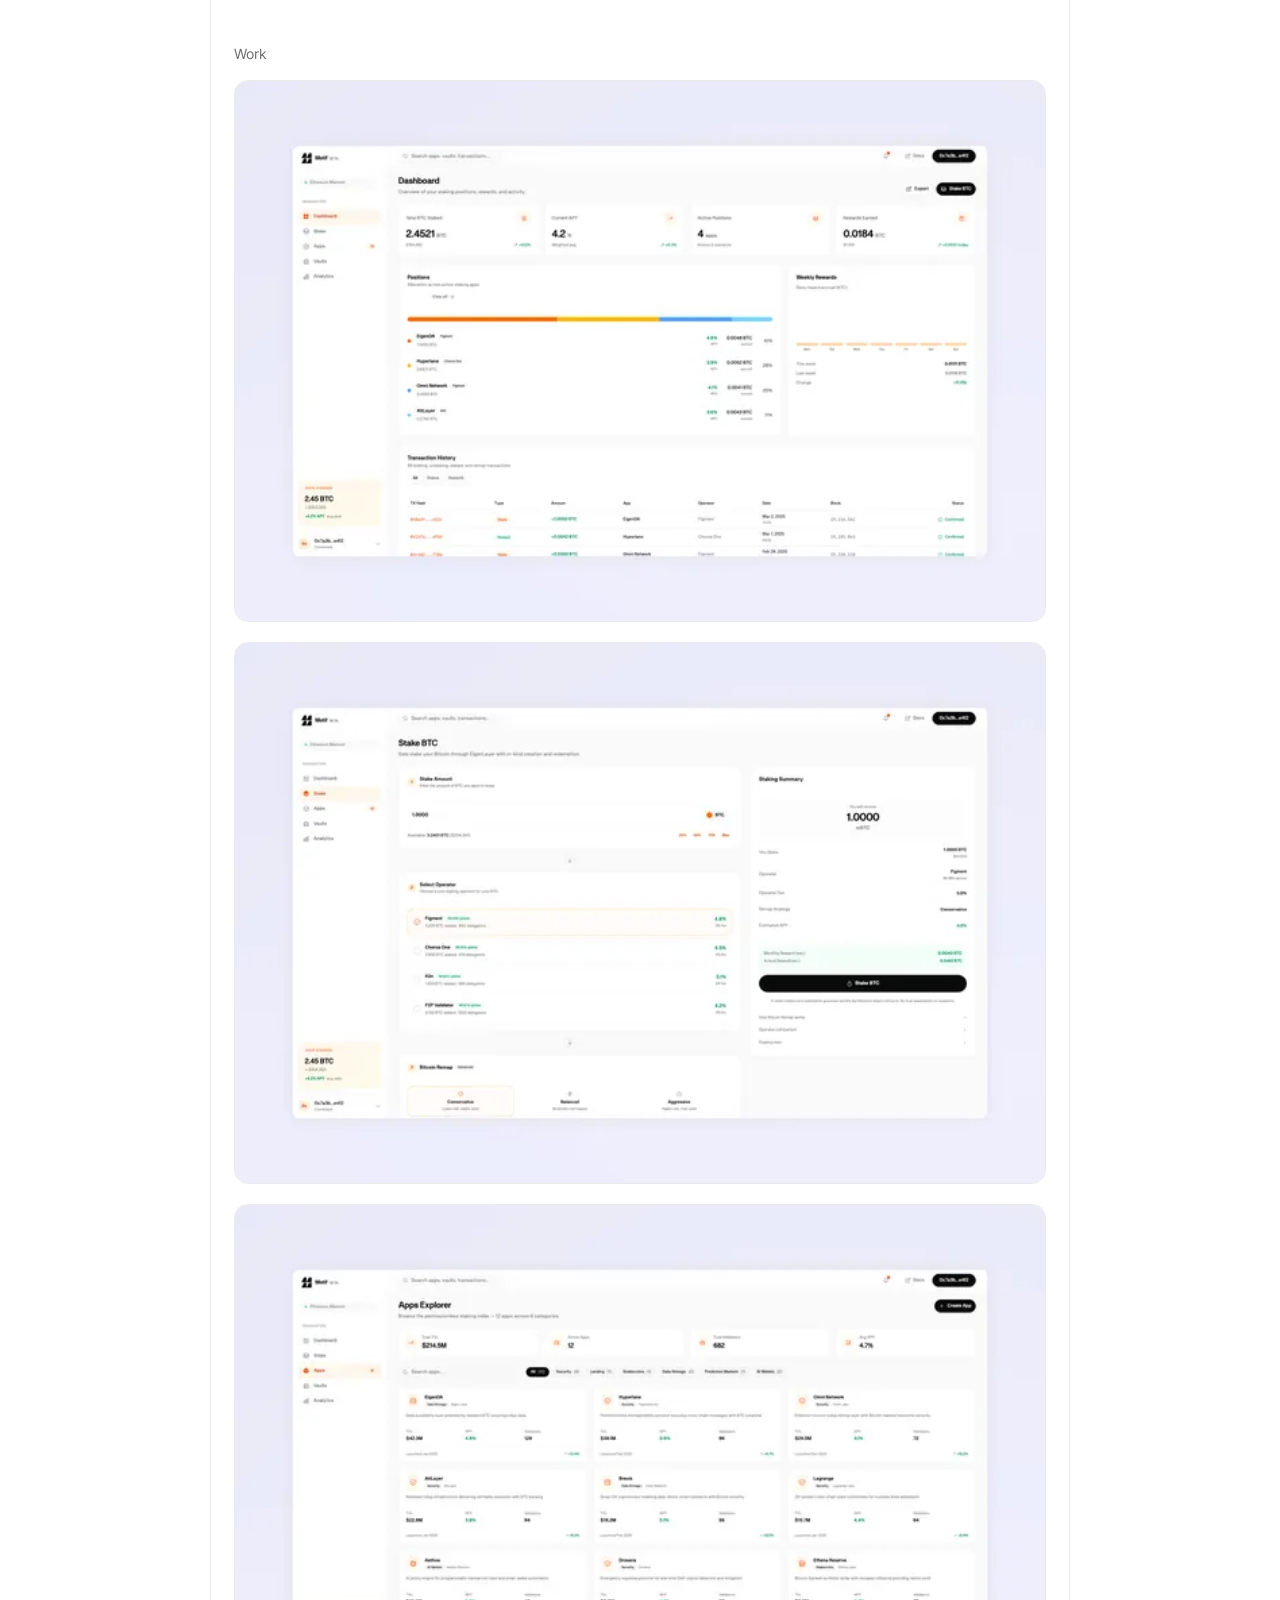
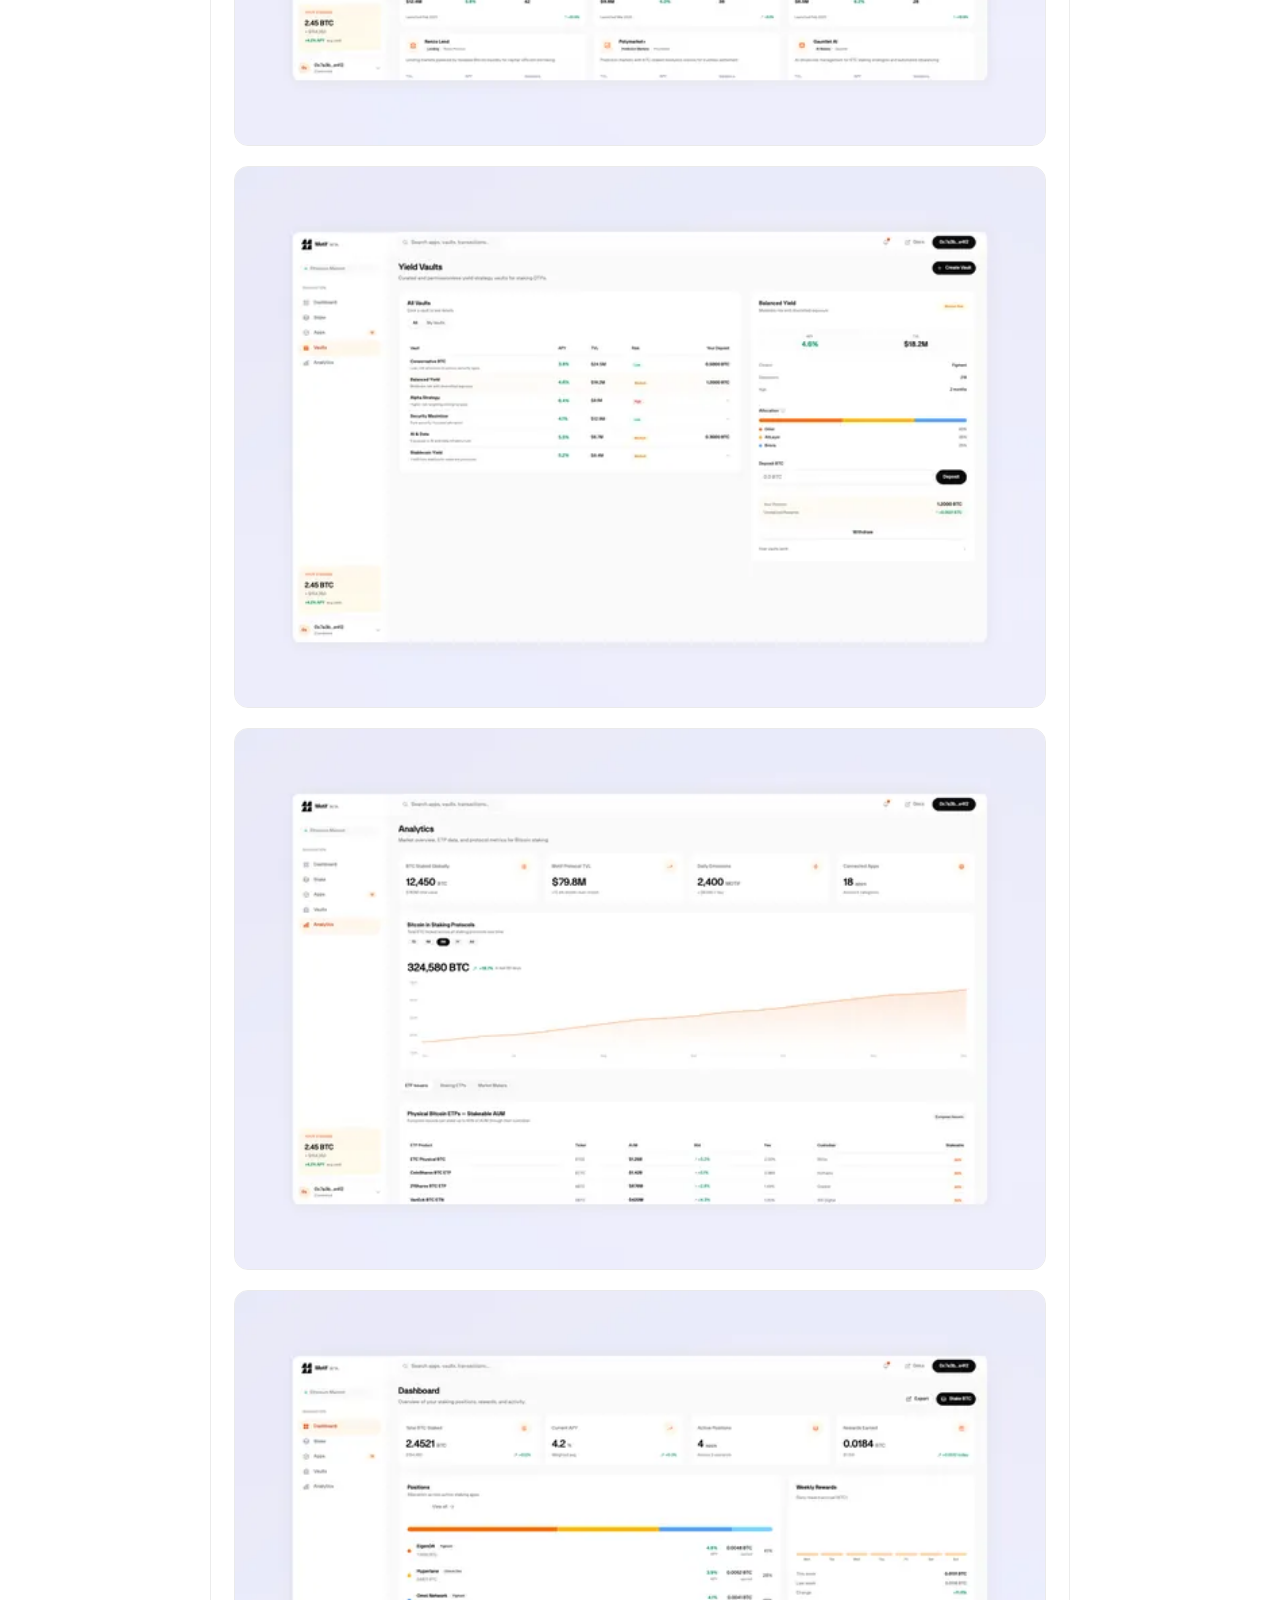
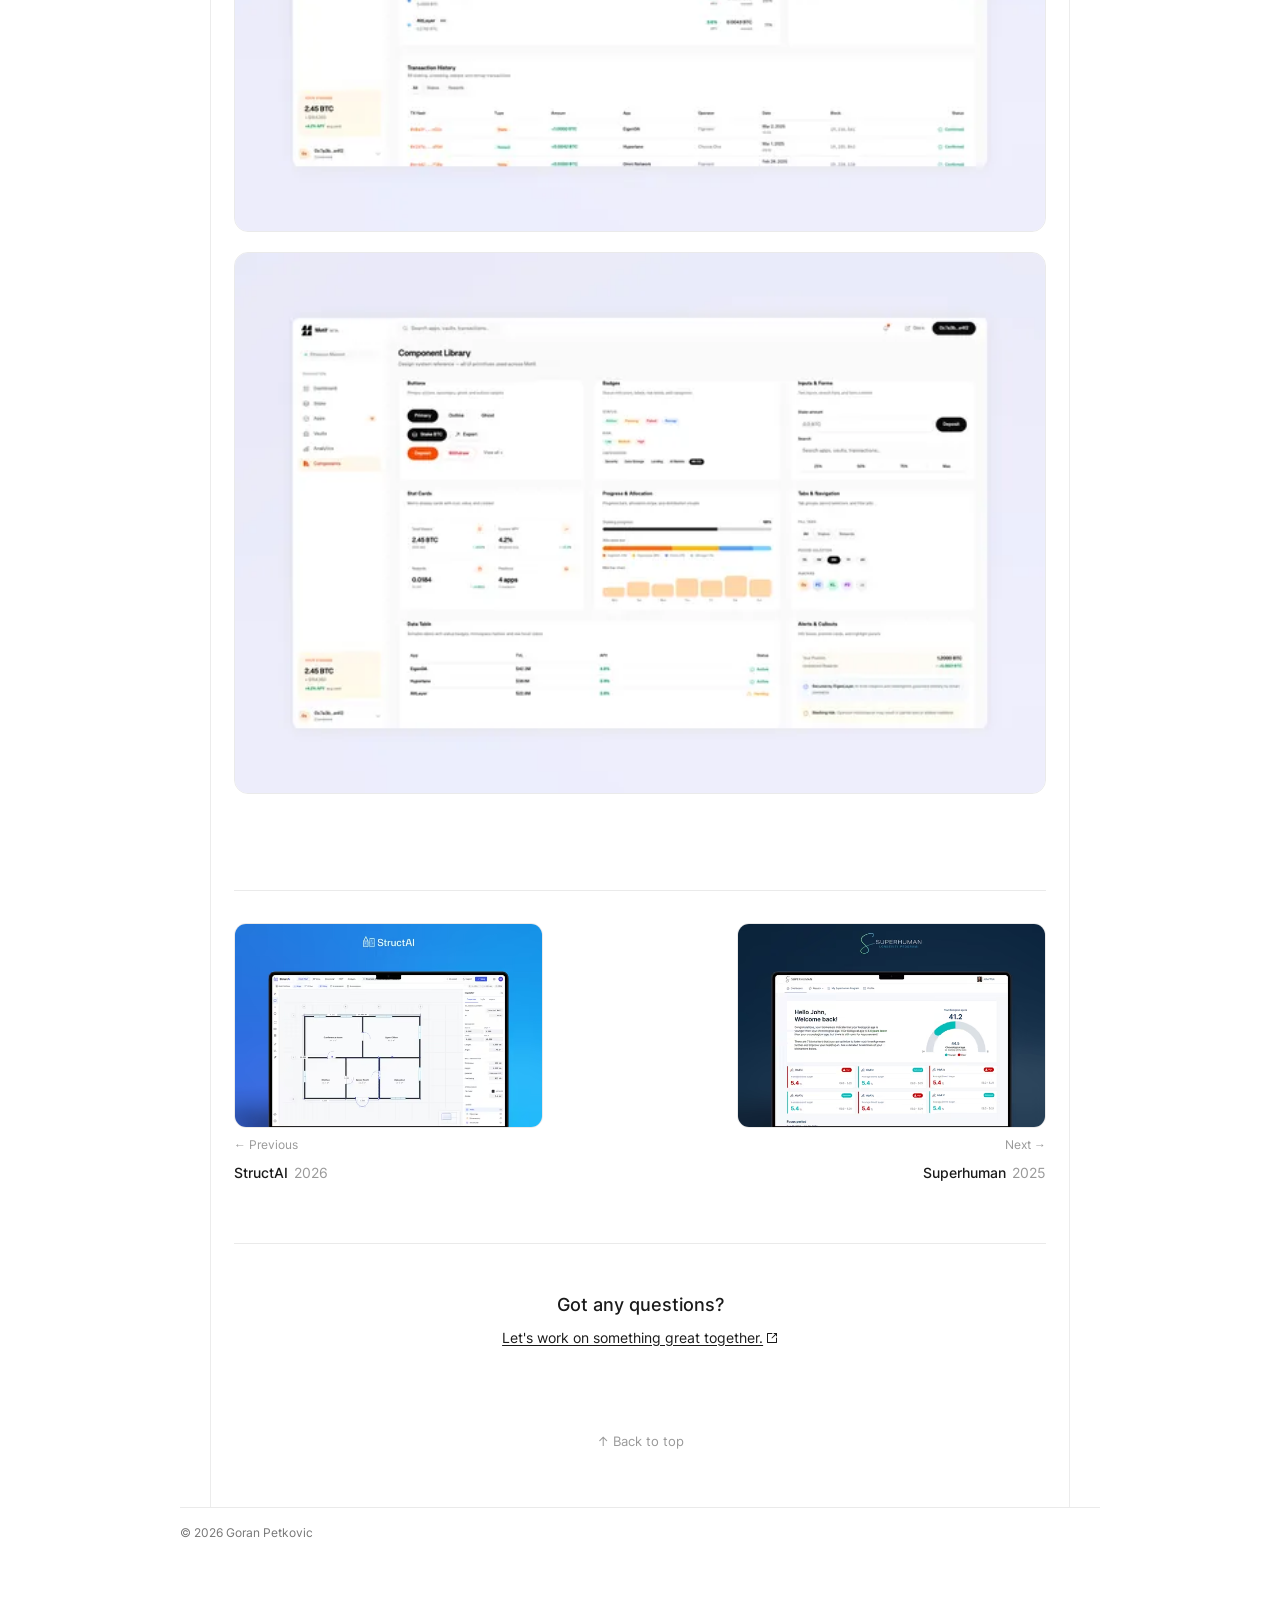
<file: projects/motif.html>
<!DOCTYPE html>
<html lang="en">
<head>
  <meta charset="utf-8">
  <meta name="viewport" content="width=device-width, initial-scale=1">
  <title>Motif Finance — Goran Petkovic</title>
  <meta name="description" content="Motif Finance is a Bitcoin staking and yield platform. Product design case study: DeFi dashboard, staking flows, vault management.">
  <meta name="robots" content="index, follow">
  <meta name="theme-color" content="#ffffff">
  <link rel="canonical" href="https://goranpetkovic.com/projects/motif.html">

  <meta property="og:type" content="article">
  <meta property="og:title" content="Motif Finance — Bitcoin Staking and Yield Platform">
  <meta property="og:description" content="Web3 platform for Bitcoin staking, yield vaults, and rewards.">
  <meta property="og:url" content="https://goranpetkovic.com/projects/motif.html">

  <meta property="og:image" content="https://goranpetkovic.com/assets/og-cover.jpg">
  <meta property="og:image:width" content="1200">
  <meta property="og:image:height" content="630">

  <link rel="icon" type="image/svg+xml" href="/favicon.svg">
  <link rel="preload" href="/css/style.min.css" as="style">
  <link rel="preload" href="/assets/fonts/inter-latin-400-normal.woff2" as="font" type="font/woff2" crossorigin>
  <link rel="preload" href="/assets/fonts/inter-latin-600-normal.woff2" as="font" type="font/woff2" crossorigin>
  <link rel="preload" as="image" type="image/avif" imagesrcset="/assets/portfolio/motif/Cover-Motif-600w.avif 600w, /assets/portfolio/motif/Cover-Motif-750w.avif 750w, /assets/portfolio/motif/Cover-Motif.avif 1200w" imagesizes="(max-width: 900px) calc(100vw - 3rem), 860px" fetchpriority="high">
  <link rel="stylesheet" href="/css/style.min.css">
</head>
<body>
  <a class="skip-link" href="#main">Skip to main content</a>

  <main id="main" class="project-page">
    <div class="project-page-inner">
      <nav class="project-back" aria-label="Back to home">
        <a class="link-back" href="/">← Back to home</a>
      </nav>

      <header class="project-header">
        <h1 class="project-title">Motif Finance — Bitcoin Staking and Yield Platform</h1>
        <p class="project-meta">
          <a class="project-link link-external" href="http://www.motif.finance" target="_blank" rel="noopener noreferrer">motif.finance<svg class="ext-icon" width="12" height="12" viewBox="0 0 24 24" fill="currentColor" aria-hidden="true"><path d="M21,11c-0.6,0-1,0.4-1,1v8H4V4h8c0.6,0,1-0.4,1-1s-0.4-1-1-1H3C2.4,2,2,2.4,2,3v18c0,0.6,0.4,1,1,1h18c0.6,0,1-0.4,1-1v-9C22,11.4,21.6,11,21,11z"/><path d="M21.9,2.6c-0.1-0.2-0.3-0.4-0.5-0.5C21.3,2,21.1,2,21,2h-5c-0.6,0-1,0.4-1,1s0.4,1,1,1h2.6l-7.3,7.3c-0.4,0.4-0.4,1,0,1.4c0.2,0.2,0.5,0.3,0.7,0.3s0.5-0.1,0.7-0.3L20,5.4V8c0,0.6,0.4,1,1,1s1-0.4,1-1V3C22,2.9,22,2.7,21.9,2.6z"/></svg></a>
          <span class="project-year">2025</span>
        </p>
        <ul class="project-tags" aria-label="Project tags">
          <li>Product Design</li>
          <li>0 to 1</li>
          <li>UX</li>
          <li>UI</li>
          <li>DeFi</li>
          <li>Dashboard</li>
          <li>Figma</li>
        </ul>
      </header>

      <figure class="project-hero-image">
        <picture>
          <source srcset="/assets/portfolio/motif/Cover-Motif-600w.avif 600w, /assets/portfolio/motif/Cover-Motif-750w.avif 750w, /assets/portfolio/motif/Cover-Motif.avif 1200w" sizes="(max-width: 900px) calc(100vw - 3rem), 860px" type="image/avif">
          <source srcset="/assets/portfolio/motif/Cover-Motif-600w.webp 600w, /assets/portfolio/motif/Cover-Motif-750w.webp 750w, /assets/portfolio/motif/Cover-Motif.webp 1200w" sizes="(max-width: 900px) calc(100vw - 3rem), 860px" type="image/webp">
          <img src="/assets/portfolio/motif/Cover-Motif.png" alt="Motif Finance product overview" width="1200" height="800" fetchpriority="high" loading="eager" decoding="async">
        </picture>
      </figure>

      <div class="project-content">
        <section class="project-section" aria-labelledby="overview-heading">
          <h2 id="overview-heading" class="project-section-title">Overview</h2>
          <p>Motif is a Web3 financial platform that enables users to stake Bitcoin via EigenLayer, explore permissionless staking apps, manage yield vaults, and track rewards through a clean, trust-first interface designed for both crypto-native and institutional users.</p>
        </section>

        <section class="project-section" aria-labelledby="brief-heading">
          <h2 id="brief-heading" class="project-section-title">Project brief</h2>
          <p>Design a full-featured decentralized finance dashboard that makes complex Bitcoin staking mechanics—operators, APY, TVL, remap strategies, and yield vaults—immediately scannable and actionable without sacrificing depth for power users.</p>
        </section>

        <section class="project-section" aria-labelledby="role-heading">
          <h2 id="role-heading" class="project-section-title">Role</h2>
          <p>As a sole product designer, I oversaw end-to-end UX/UI, including dashboard architecture, staking flow, vault management, analytics, apps explorer, and a complete design system.</p>
        </section>

        <section class="project-section" aria-labelledby="methods-heading">
          <h2 id="methods-heading" class="project-section-title">Methods</h2>
          <ul class="project-methods">
            <li>Information hierarchy mapping to surface critical financial data (APY, TVL, and positions) at a glance.</li>
            <li>Progressive disclosure for complex staking flows, including amount, operator selection, and remap strategy in sequential steps.</li>
            <li>Risk-coded visual language (low/medium/high) across vaults and positions.</li>
            <li>Design system built from scratch, covering all UI primitives used across the platform.</li>
          </ul>
        </section>

        <section class="project-gallery" aria-label="Project images">
          <h2 class="project-section-title">Work</h2>
          <figure class="project-image">
            <picture>
              <source srcset="/assets/portfolio/motif/Photo1-Motif-600w.webp 600w, /assets/portfolio/motif/Photo1-Motif-750w.webp 750w, /assets/portfolio/motif/Photo1-Motif.webp 1200w" sizes="(max-width: 900px) calc(100vw - 3rem), 860px" type="image/webp">
              <img src="/assets/portfolio/motif/Photo1-Motif.png" alt="Staking dashboard — personal staking overview" width="1200" height="800" loading="lazy" decoding="async">
            </picture>
          </figure>
          <figure class="project-image">
            <picture>
              <source srcset="/assets/portfolio/motif/Photo2-Motif-600w.webp 600w, /assets/portfolio/motif/Photo2-Motif-750w.webp 750w, /assets/portfolio/motif/Photo2-Motif.webp 1200w" sizes="(max-width: 900px) calc(100vw - 3rem), 860px" type="image/webp">
              <img src="/assets/portfolio/motif/Photo2-Motif.png" alt="Motif product screen" width="1200" height="800" loading="lazy" decoding="async">
            </picture>
          </figure>
          <figure class="project-image">
            <picture>
              <source srcset="/assets/portfolio/motif/Photo3-Motif-600w.webp 600w, /assets/portfolio/motif/Photo3-Motif-750w.webp 750w, /assets/portfolio/motif/Photo3-Motif.webp 1200w" sizes="(max-width: 900px) calc(100vw - 3rem), 860px" type="image/webp">
              <img src="/assets/portfolio/motif/Photo3-Motif.png" alt="Motif product screen" width="1200" height="800" loading="lazy" decoding="async">
            </picture>
          </figure>
          <figure class="project-image">
            <picture>
              <source srcset="/assets/portfolio/motif/Photo4-Motif-600w.webp 600w, /assets/portfolio/motif/Photo4-Motif-750w.webp 750w, /assets/portfolio/motif/Photo4-Motif.webp 1200w" sizes="(max-width: 900px) calc(100vw - 3rem), 860px" type="image/webp">
              <img src="/assets/portfolio/motif/Photo4-Motif.png" alt="Motif product screen" width="1200" height="800" loading="lazy" decoding="async">
            </picture>
          </figure>
          <figure class="project-image">
            <picture>
              <source srcset="/assets/portfolio/motif/Photo5-Motif-600w.webp 600w, /assets/portfolio/motif/Photo5-Motif-750w.webp 750w, /assets/portfolio/motif/Photo5-Motif.webp 1200w" sizes="(max-width: 900px) calc(100vw - 3rem), 860px" type="image/webp">
              <img src="/assets/portfolio/motif/Photo5-Motif.png" alt="Motif product screen" width="1200" height="800" loading="lazy" decoding="async">
            </picture>
          </figure>
          <figure class="project-image">
            <picture>
              <source srcset="/assets/portfolio/motif/Photo6-Motif-600w.webp 600w, /assets/portfolio/motif/Photo6-Motif-750w.webp 750w, /assets/portfolio/motif/Photo6-Motif.webp 1200w" sizes="(max-width: 900px) calc(100vw - 3rem), 860px" type="image/webp">
              <img src="/assets/portfolio/motif/Photo6-Motif.png" alt="Motif product screen" width="1200" height="800" loading="lazy" decoding="async">
            </picture>
          </figure>
          <figure class="project-image project-image-full">
            <picture>
              <source srcset="/assets/portfolio/motif/Photo7-Motif-600w.webp 600w, /assets/portfolio/motif/Photo7-Motif-750w.webp 750w, /assets/portfolio/motif/Photo7-Motif.webp 1200w" sizes="(max-width: 900px) calc(100vw - 3rem), 860px" type="image/webp">
              <img src="/assets/portfolio/motif/Photo7-Motif.png" alt="Motif full-width visual" width="1200" height="800" loading="lazy" decoding="async">
            </picture>
          </figure>
        </section>

        <nav class="project-nav" aria-label="Project navigation">
          <a class="project-nav-link project-nav-prev" href="/projects/structai.html">
            <picture>
              <source srcset="/assets/portfolio/struct/Cover-Struct-600w.avif" sizes="(max-width: 900px) calc(100vw - 3rem), 860px" type="image/avif">
              <source srcset="/assets/portfolio/struct/Cover-Struct-600w.webp" sizes="(max-width: 900px) calc(100vw - 3rem), 860px" type="image/webp">
              <img class="project-nav-img" src="/assets/portfolio/struct/Cover-Struct-600w.png" alt="" width="600" height="400" loading="lazy" decoding="async">
            </picture>
            <span class="project-nav-direction">← Previous</span>
            <span class="project-nav-name">StructAI <span class="project-nav-year">2026</span></span>
          </a>
          <a class="project-nav-link project-nav-next" href="/projects/superhuman.html">
            <picture>
              <source srcset="/assets/portfolio/superhuman/Cover-Superhumen-600w.avif" sizes="(max-width: 900px) calc(100vw - 3rem), 860px" type="image/avif">
              <source srcset="/assets/portfolio/superhuman/Cover-Superhumen-600w.webp" sizes="(max-width: 900px) calc(100vw - 3rem), 860px" type="image/webp">
              <img class="project-nav-img" src="/assets/portfolio/superhuman/Cover-Superhumen-600w.png" alt="" width="600" height="400" loading="lazy" decoding="async">
            </picture>
            <span class="project-nav-direction">Next →</span>
            <span class="project-nav-name">Superhuman <span class="project-nav-year">2025</span></span>
          </a>
        </nav>

        <section class="project-cta" aria-labelledby="cta-heading">
          <h2 id="cta-heading" class="project-cta-title">Got any questions?</h2>
          <p class="project-cta-text">
            <a class="link-external" href="mailto:hello@goranpetkovic.com">Let's work on something great together.<svg class="ext-icon" width="12" height="12" viewBox="0 0 24 24" fill="currentColor" aria-hidden="true"><path d="M21,11c-0.6,0-1,0.4-1,1v8H4V4h8c0.6,0,1-0.4,1-1s-0.4-1-1-1H3C2.4,2,2,2.4,2,3v18c0,0.6,0.4,1,1,1h18c0.6,0,1-0.4,1-1v-9C22,11.4,21.6,11,21,11z"/><path d="M21.9,2.6c-0.1-0.2-0.3-0.4-0.5-0.5C21.3,2,21.1,2,21,2h-5c-0.6,0-1,0.4-1,1s0.4,1,1,1h2.6l-7.3,7.3c-0.4,0.4-0.4,1,0,1.4c0.2,0.2,0.5,0.3,0.7,0.3s0.5-0.1,0.7-0.3L20,5.4V8c0,0.6,0.4,1,1,1s1-0.4,1-1V3C22,2.9,22,2.7,21.9,2.6z"/></svg></a>
          </p>
        </section>

        <a class="back-to-top" href="#main">↑ Back to top</a>
      </div>
    </div>
  </main>

  <footer class="site-footer">
    <div class="footer-row">
      <p class="copyright">&copy; 2026 Goran Petkovic</p>
    </div>
  </footer>

  <script src="/js/main.min.js" defer></script>
</body>
</html>
</file>
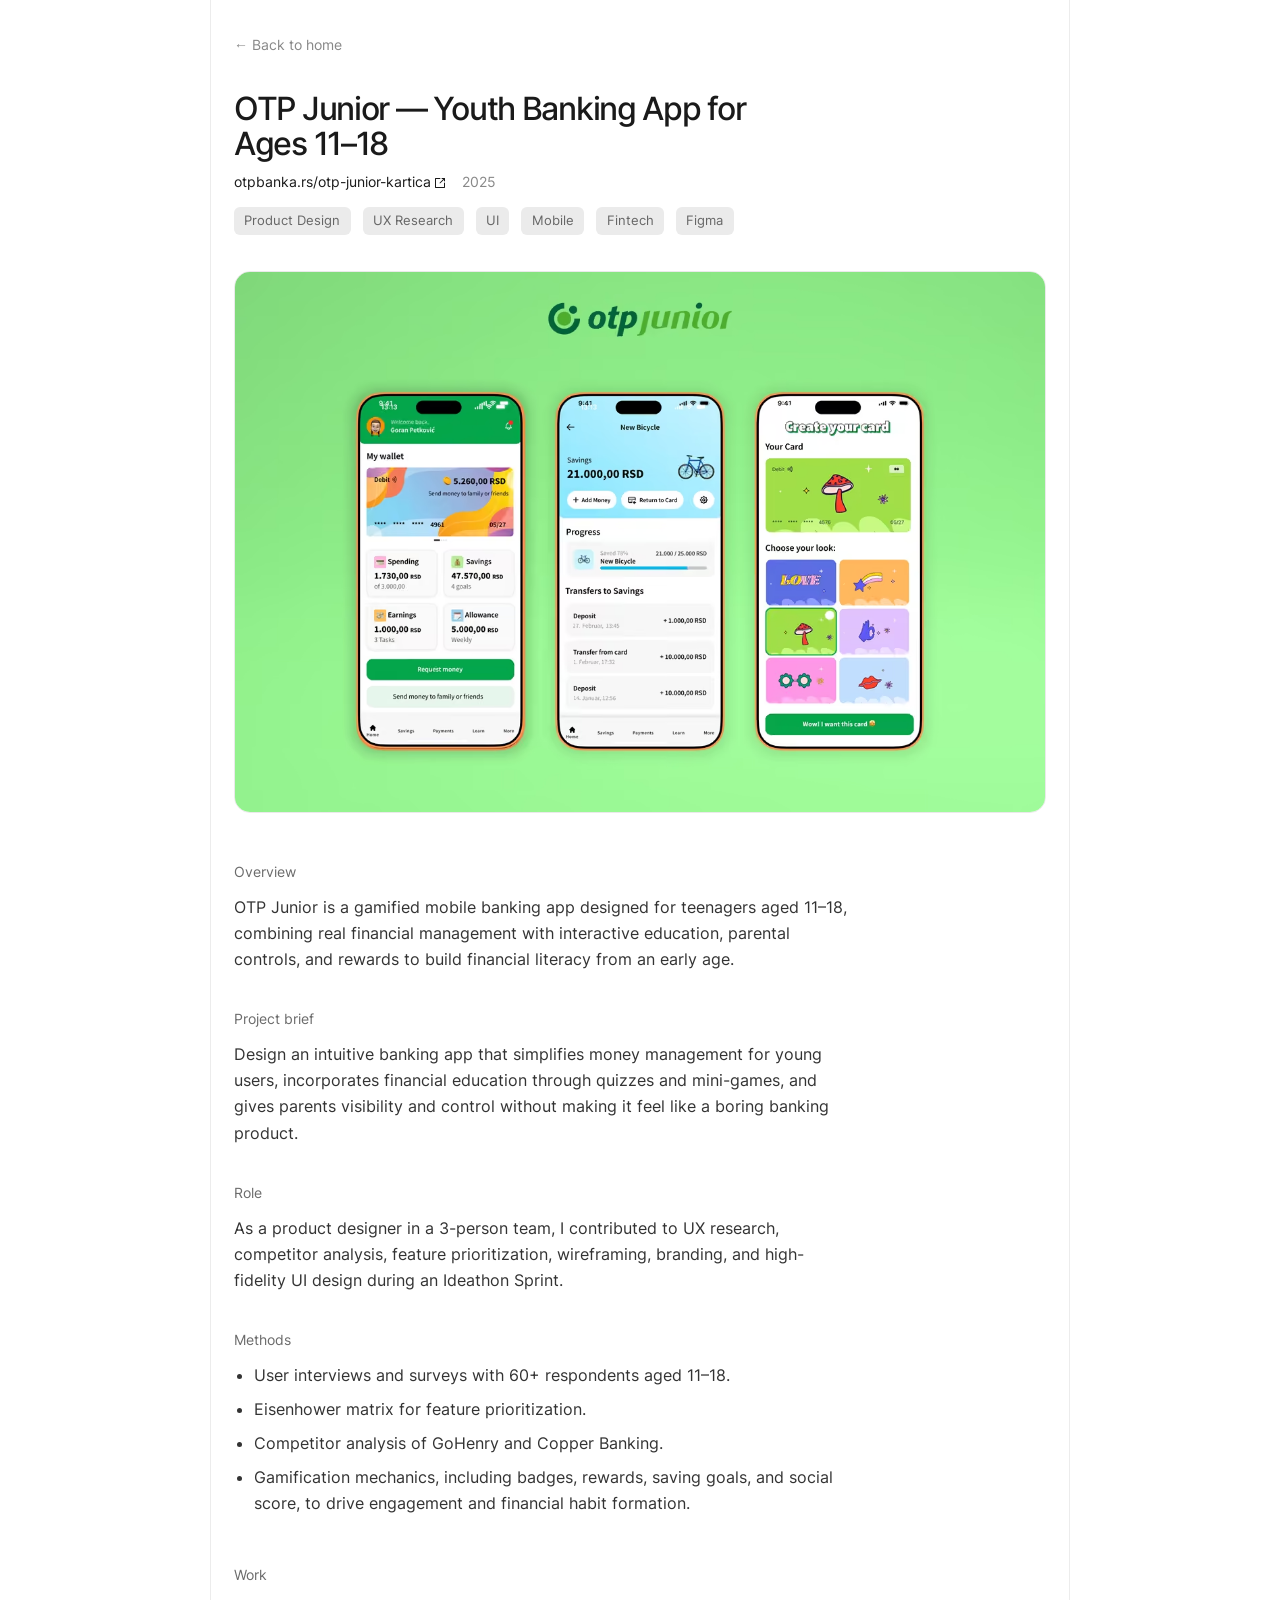
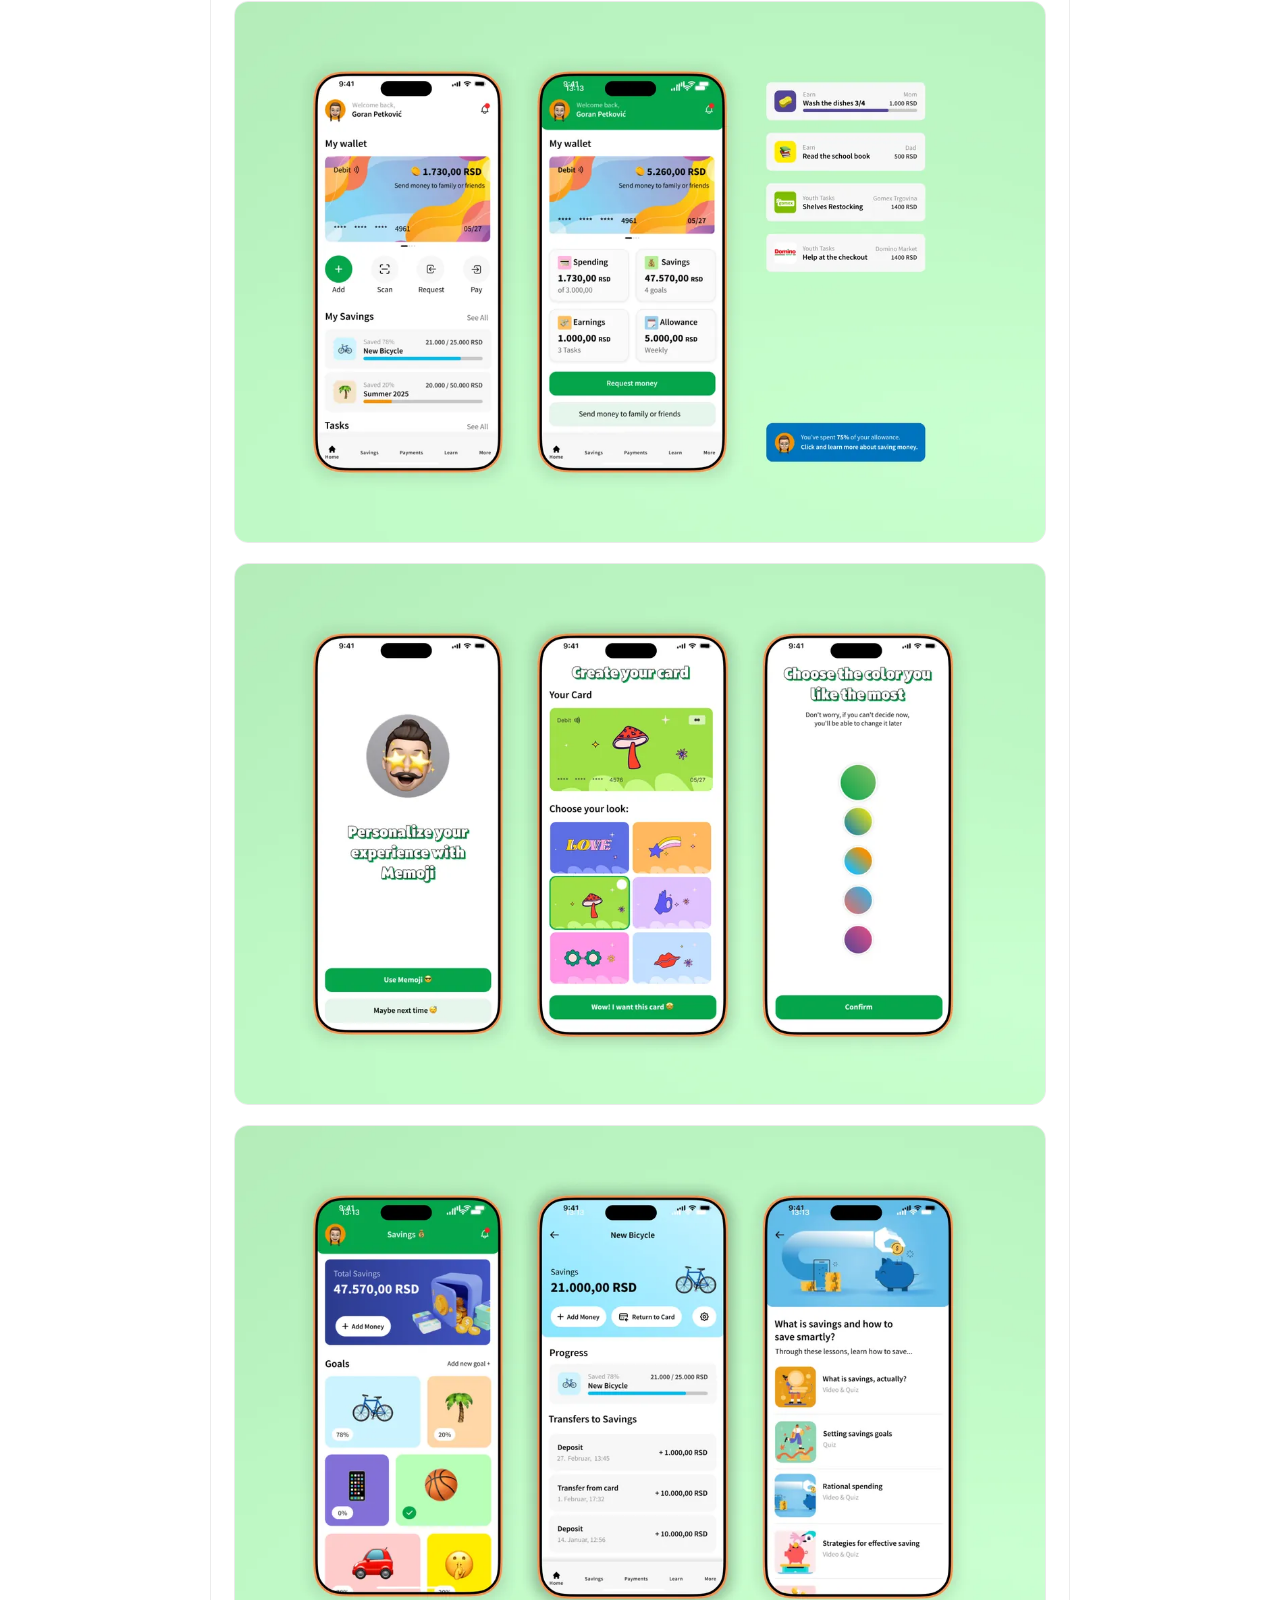
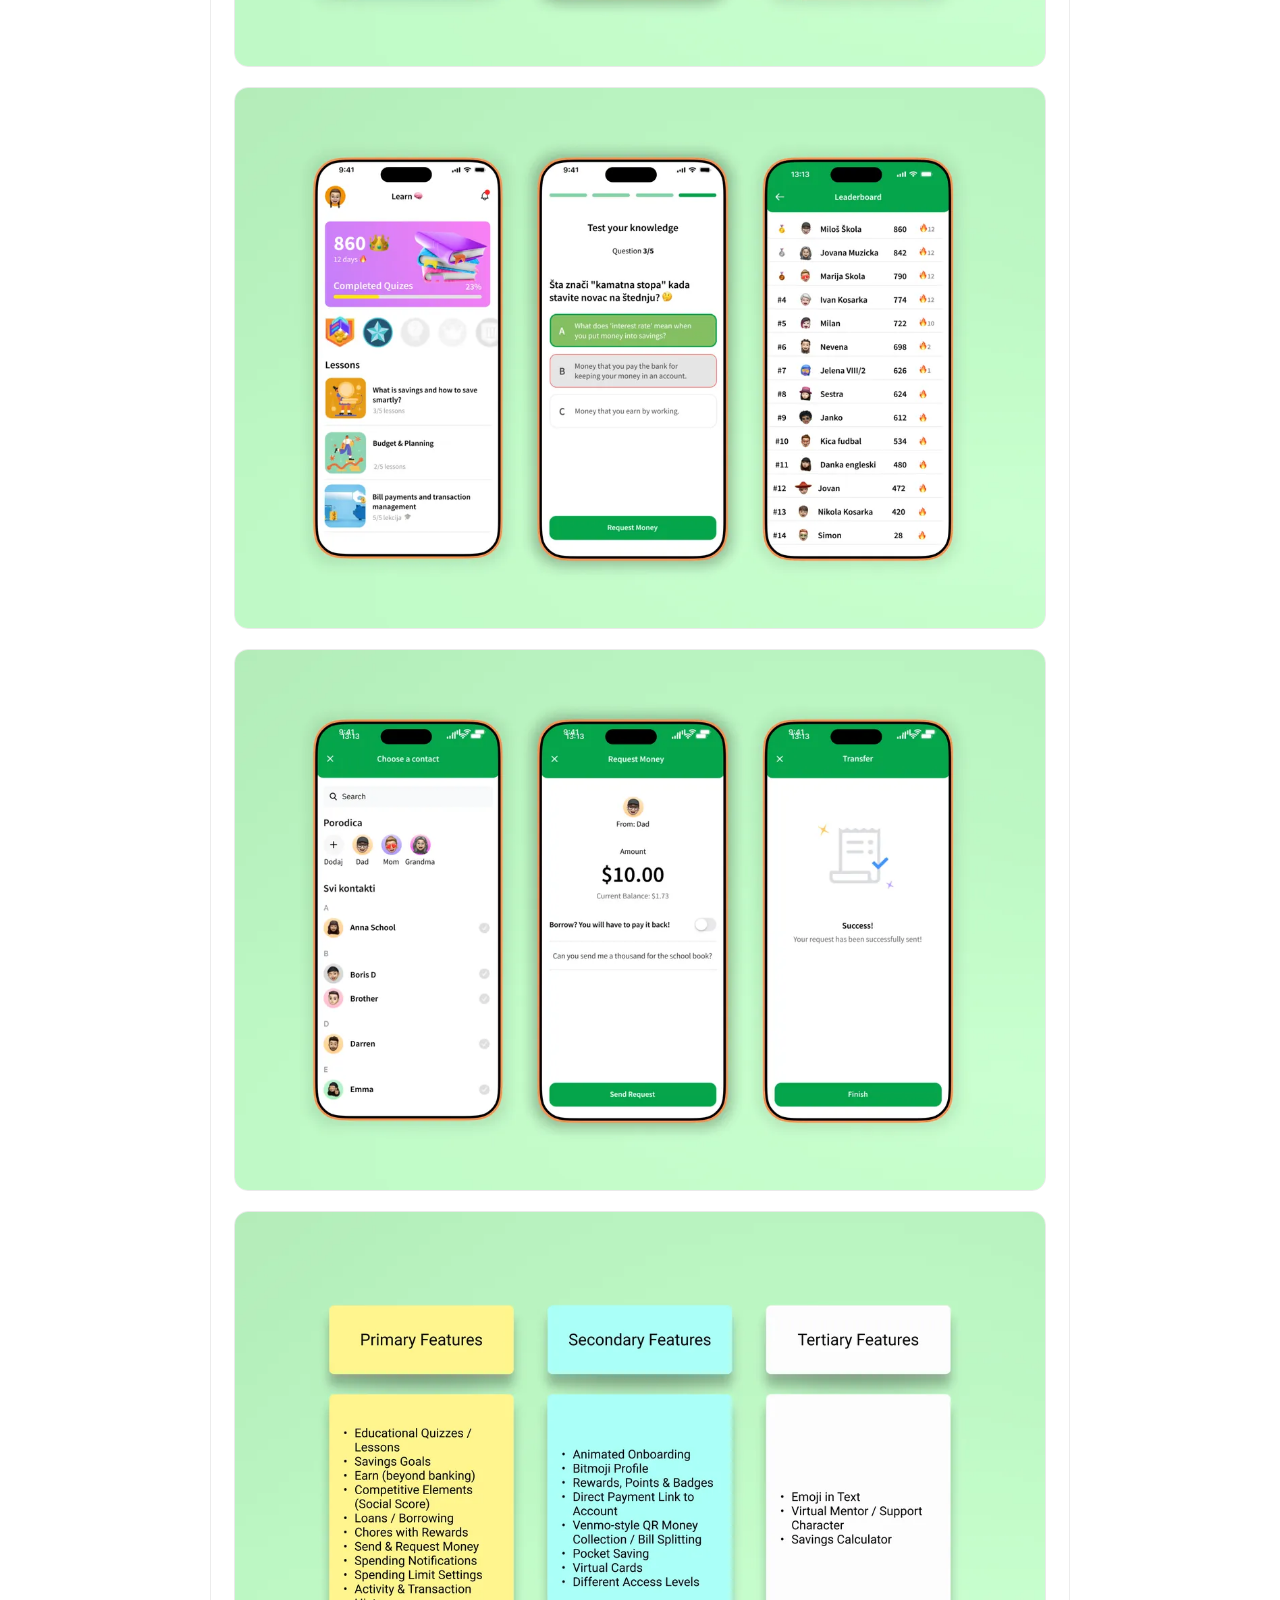
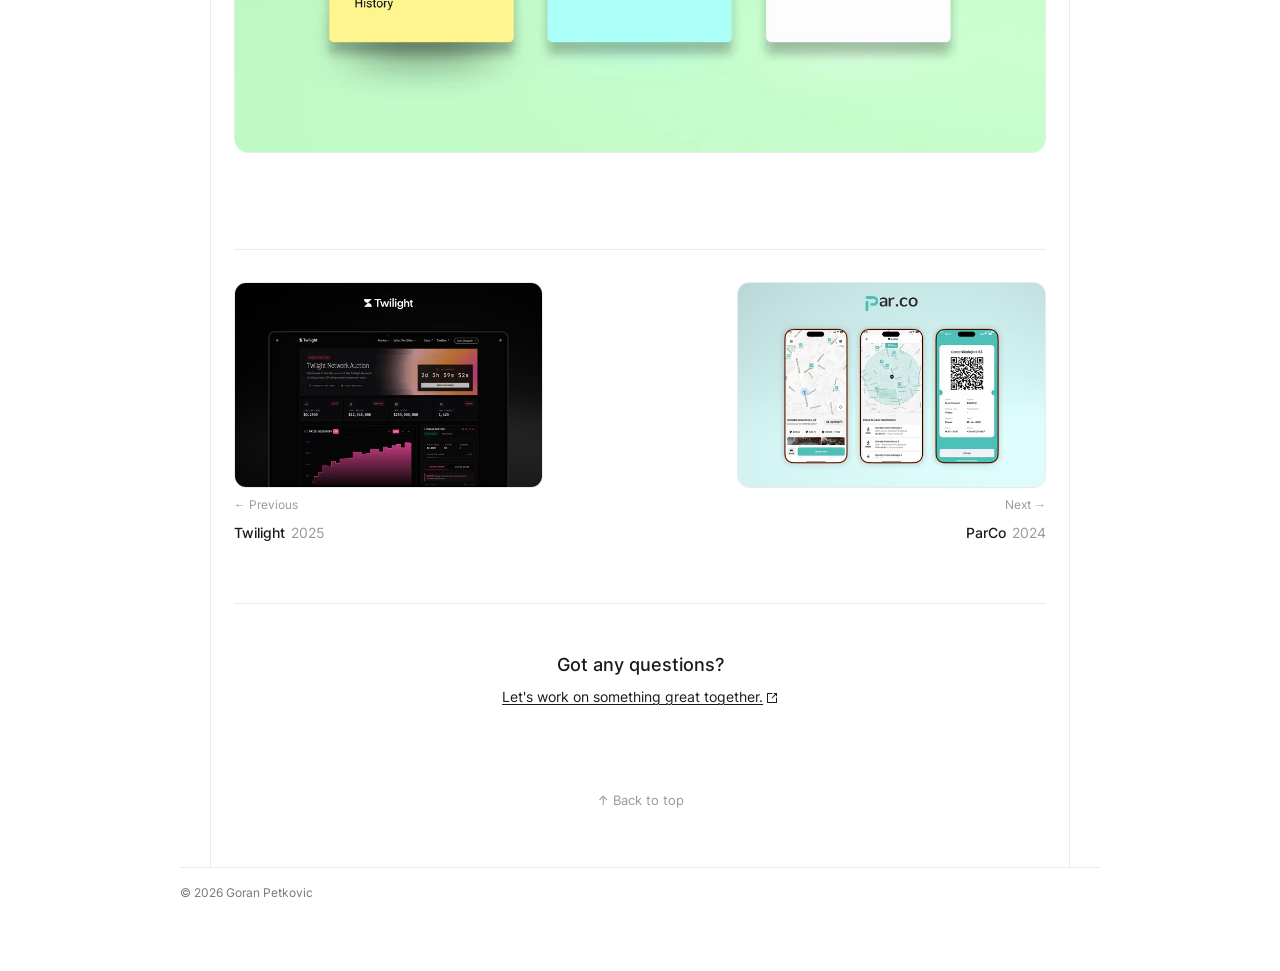
<file: projects/otp.html>
<!DOCTYPE html>
<html lang="en">
<head>
  <meta charset="utf-8">
  <meta name="viewport" content="width=device-width, initial-scale=1">
  <title>OTP Junior — Goran Petkovic</title>
  <meta name="description" content="OTP Junior is a youth banking app for ages 11–18. Product design case study: gamification, financial literacy, parental controls.">
  <meta name="robots" content="index, follow">
  <meta name="theme-color" content="#ffffff">
  <link rel="canonical" href="https://goranpetkovic.com/projects/otp.html">

  <meta property="og:type" content="article">
  <meta property="og:title" content="OTP Junior — Youth Banking App for Ages 11–18">
  <meta property="og:description" content="Gamified mobile banking and financial education for teenagers.">
  <meta property="og:url" content="https://goranpetkovic.com/projects/otp.html">

  <meta property="og:image" content="https://goranpetkovic.com/assets/og-cover.jpg">
  <meta property="og:image:width" content="1200">
  <meta property="og:image:height" content="630">

  <link rel="icon" type="image/svg+xml" href="/favicon.svg">
  <link rel="preload" href="/css/style.min.css" as="style">
  <link rel="preload" href="/assets/fonts/inter-latin-400-normal.woff2" as="font" type="font/woff2" crossorigin>
  <link rel="preload" href="/assets/fonts/inter-latin-600-normal.woff2" as="font" type="font/woff2" crossorigin>
  <link rel="preload" as="image" type="image/avif" imagesrcset="/assets/portfolio/otp/Cover-OTP-600w.avif 600w, /assets/portfolio/otp/Cover-OTP-750w.avif 750w, /assets/portfolio/otp/Cover-OTP.avif 1200w" imagesizes="(max-width: 900px) calc(100vw - 3rem), 860px" fetchpriority="high">
  <link rel="stylesheet" href="/css/style.min.css">
</head>
<body>
  <a class="skip-link" href="#main">Skip to main content</a>

  <main id="main" class="project-page">
    <div class="project-page-inner">
      <nav class="project-back" aria-label="Back to home">
        <a class="link-back" href="/">← Back to home</a>
      </nav>

      <header class="project-header">
        <h1 class="project-title">OTP Junior — Youth Banking App for Ages 11–18</h1>
        <p class="project-meta">
          <a class="project-link link-external" href="https://www.otpbanka.rs/otp-junior-kartica/" target="_blank" rel="noopener noreferrer">otpbanka.rs/otp-junior-kartica<svg class="ext-icon" width="12" height="12" viewBox="0 0 24 24" fill="currentColor" aria-hidden="true"><path d="M21,11c-0.6,0-1,0.4-1,1v8H4V4h8c0.6,0,1-0.4,1-1s-0.4-1-1-1H3C2.4,2,2,2.4,2,3v18c0,0.6,0.4,1,1,1h18c0.6,0,1-0.4,1-1v-9C22,11.4,21.6,11,21,11z"/><path d="M21.9,2.6c-0.1-0.2-0.3-0.4-0.5-0.5C21.3,2,21.1,2,21,2h-5c-0.6,0-1,0.4-1,1s0.4,1,1,1h2.6l-7.3,7.3c-0.4,0.4-0.4,1,0,1.4c0.2,0.2,0.5,0.3,0.7,0.3s0.5-0.1,0.7-0.3L20,5.4V8c0,0.6,0.4,1,1,1s1-0.4,1-1V3C22,2.9,22,2.7,21.9,2.6z"/></svg></a>
          <span class="project-year">2025</span>
        </p>
        <ul class="project-tags" aria-label="Project tags">
          <li>Product Design</li>
          <li>UX Research</li>
          <li>UI</li>
          <li>Mobile</li>
          <li>Fintech</li>
          <li>Figma</li>
        </ul>
      </header>

      <figure class="project-hero-image">
        <picture>
          <source srcset="/assets/portfolio/otp/Cover-OTP-600w.avif 600w, /assets/portfolio/otp/Cover-OTP-750w.avif 750w, /assets/portfolio/otp/Cover-OTP.avif 1200w" sizes="(max-width: 900px) calc(100vw - 3rem), 860px" type="image/avif">
          <source srcset="/assets/portfolio/otp/Cover-OTP-600w.webp 600w, /assets/portfolio/otp/Cover-OTP-750w.webp 750w, /assets/portfolio/otp/Cover-OTP.webp 1200w" sizes="(max-width: 900px) calc(100vw - 3rem), 860px" type="image/webp">
          <img src="/assets/portfolio/otp/Cover-OTP.png" alt="OTP Junior product overview" width="1200" height="800" fetchpriority="high" loading="eager" decoding="async">
        </picture>
      </figure>

      <div class="project-content">
        <section class="project-section" aria-labelledby="overview-heading">
          <h2 id="overview-heading" class="project-section-title">Overview</h2>
          <p>OTP Junior is a gamified mobile banking app designed for teenagers aged 11–18, combining real financial management with interactive education, parental controls, and rewards to build financial literacy from an early age.</p>
        </section>

        <section class="project-section" aria-labelledby="brief-heading">
          <h2 id="brief-heading" class="project-section-title">Project brief</h2>
          <p>Design an intuitive banking app that simplifies money management for young users, incorporates financial education through quizzes and mini-games, and gives parents visibility and control without making it feel like a boring banking product.</p>
        </section>

        <section class="project-section" aria-labelledby="role-heading">
          <h2 id="role-heading" class="project-section-title">Role</h2>
          <p>As a product designer in a 3-person team, I contributed to UX research, competitor analysis, feature prioritization, wireframing, branding, and high-fidelity UI design during an Ideathon Sprint.</p>
        </section>

        <section class="project-section" aria-labelledby="methods-heading">
          <h2 id="methods-heading" class="project-section-title">Methods</h2>
          <ul class="project-methods">
            <li>User interviews and surveys with 60+ respondents aged 11–18.</li>
            <li>Eisenhower matrix for feature prioritization.</li>
            <li>Competitor analysis of GoHenry and Copper Banking.</li>
            <li>Gamification mechanics, including badges, rewards, saving goals, and social score, to drive engagement and financial habit formation.</li>
          </ul>
        </section>

        <section class="project-gallery" aria-label="Project images">
          <h2 class="project-section-title">Work</h2>
          <figure class="project-image">
            <picture>
              <source srcset="/assets/portfolio/otp/Photo1-OTP-600w.webp 600w, /assets/portfolio/otp/Photo1-OTP-750w.webp 750w, /assets/portfolio/otp/Photo1-OTP.webp 1200w" sizes="(max-width: 900px) calc(100vw - 3rem), 860px" type="image/webp">
              <img src="/assets/portfolio/otp/Photo1-OTP.png" alt="Home dashboard — iterations and notification system" width="1200" height="800" loading="lazy" decoding="async">
            </picture>
          </figure>
          <figure class="project-image">
            <picture>
              <source srcset="/assets/portfolio/otp/Photo2-OTP-600w.webp 600w, /assets/portfolio/otp/Photo2-OTP-750w.webp 750w, /assets/portfolio/otp/Photo2-OTP.webp 1200w" sizes="(max-width: 900px) calc(100vw - 3rem), 860px" type="image/webp">
              <img src="/assets/portfolio/otp/Photo2-OTP.png" alt="OTP Junior product screen" width="1200" height="800" loading="lazy" decoding="async">
            </picture>
          </figure>
          <figure class="project-image">
            <picture>
              <source srcset="/assets/portfolio/otp/Photo3-OTP-600w.webp 600w, /assets/portfolio/otp/Photo3-OTP-750w.webp 750w, /assets/portfolio/otp/Photo3-OTP.webp 1200w" sizes="(max-width: 900px) calc(100vw - 3rem), 860px" type="image/webp">
              <img src="/assets/portfolio/otp/Photo3-OTP.png" alt="OTP Junior product screen" width="1200" height="800" loading="lazy" decoding="async">
            </picture>
          </figure>
          <figure class="project-image">
            <picture>
              <source srcset="/assets/portfolio/otp/Photo4-OTP-600w.webp 600w, /assets/portfolio/otp/Photo4-OTP-750w.webp 750w, /assets/portfolio/otp/Photo4-OTP.webp 1200w" sizes="(max-width: 900px) calc(100vw - 3rem), 860px" type="image/webp">
              <img src="/assets/portfolio/otp/Photo4-OTP.png" alt="OTP Junior product screen" width="1200" height="800" loading="lazy" decoding="async">
            </picture>
          </figure>
          <figure class="project-image">
            <picture>
              <source srcset="/assets/portfolio/otp/Photo5-OTP-600w.webp 600w, /assets/portfolio/otp/Photo5-OTP-750w.webp 750w, /assets/portfolio/otp/Photo5-OTP.webp 1200w" sizes="(max-width: 900px) calc(100vw - 3rem), 860px" type="image/webp">
              <img src="/assets/portfolio/otp/Photo5-OTP.png" alt="OTP Junior product screen" width="1200" height="800" loading="lazy" decoding="async">
            </picture>
          </figure>
          <figure class="project-image project-image-full">
            <picture>
              <source srcset="/assets/portfolio/otp/Photo6-OTP-600w.webp 600w, /assets/portfolio/otp/Photo6-OTP-750w.webp 750w, /assets/portfolio/otp/Photo6-OTP.webp 1200w" sizes="(max-width: 900px) calc(100vw - 3rem), 860px" type="image/webp">
              <img src="/assets/portfolio/otp/Photo6-OTP.png" alt="OTP Junior full-width visual" width="1200" height="800" loading="lazy" decoding="async">
            </picture>
          </figure>
        </section>

        <nav class="project-nav" aria-label="Project navigation">
          <a class="project-nav-link project-nav-prev" href="/projects/twilight.html">
            <picture>
              <source srcset="/assets/portfolio/twilight/Cover-Twilight-600w.avif" sizes="(max-width: 900px) calc(100vw - 3rem), 860px" type="image/avif">
              <source srcset="/assets/portfolio/twilight/Cover-Twilight-600w.webp" sizes="(max-width: 900px) calc(100vw - 3rem), 860px" type="image/webp">
              <img class="project-nav-img" src="/assets/portfolio/twilight/Cover-Twilight-600w.png" alt="" width="600" height="400" loading="lazy" decoding="async">
            </picture>
            <span class="project-nav-direction">← Previous</span>
            <span class="project-nav-name">Twilight <span class="project-nav-year">2025</span></span>
          </a>
          <a class="project-nav-link project-nav-next" href="/projects/parco.html">
            <picture>
              <source srcset="/assets/portfolio/parco/Cover-Parco-600w.avif" sizes="(max-width: 900px) calc(100vw - 3rem), 860px" type="image/avif">
              <source srcset="/assets/portfolio/parco/Cover-Parco-600w.webp" sizes="(max-width: 900px) calc(100vw - 3rem), 860px" type="image/webp">
              <img class="project-nav-img" src="/assets/portfolio/parco/Cover-Parco-600w.png" alt="" width="600" height="400" loading="lazy" decoding="async">
            </picture>
            <span class="project-nav-direction">Next →</span>
            <span class="project-nav-name">ParCo <span class="project-nav-year">2024</span></span>
          </a>
        </nav>

        <section class="project-cta" aria-labelledby="cta-heading">
          <h2 id="cta-heading" class="project-cta-title">Got any questions?</h2>
          <p class="project-cta-text">
            <a class="link-external" href="mailto:hello@goranpetkovic.com">Let's work on something great together.<svg class="ext-icon" width="12" height="12" viewBox="0 0 24 24" fill="currentColor" aria-hidden="true"><path d="M21,11c-0.6,0-1,0.4-1,1v8H4V4h8c0.6,0,1-0.4,1-1s-0.4-1-1-1H3C2.4,2,2,2.4,2,3v18c0,0.6,0.4,1,1,1h18c0.6,0,1-0.4,1-1v-9C22,11.4,21.6,11,21,11z"/><path d="M21.9,2.6c-0.1-0.2-0.3-0.4-0.5-0.5C21.3,2,21.1,2,21,2h-5c-0.6,0-1,0.4-1,1s0.4,1,1,1h2.6l-7.3,7.3c-0.4,0.4-0.4,1,0,1.4c0.2,0.2,0.5,0.3,0.7,0.3s0.5-0.1,0.7-0.3L20,5.4V8c0,0.6,0.4,1,1,1s1-0.4,1-1V3C22,2.9,22,2.7,21.9,2.6z"/></svg></a>
          </p>
        </section>

        <a class="back-to-top" href="#main">↑ Back to top</a>
      </div>
    </div>
  </main>

  <footer class="site-footer">
    <div class="footer-row">
      <p class="copyright">&copy; 2026 Goran Petkovic</p>
    </div>
  </footer>

  <script src="/js/main.min.js" defer></script>
</body>
</html>
</file>
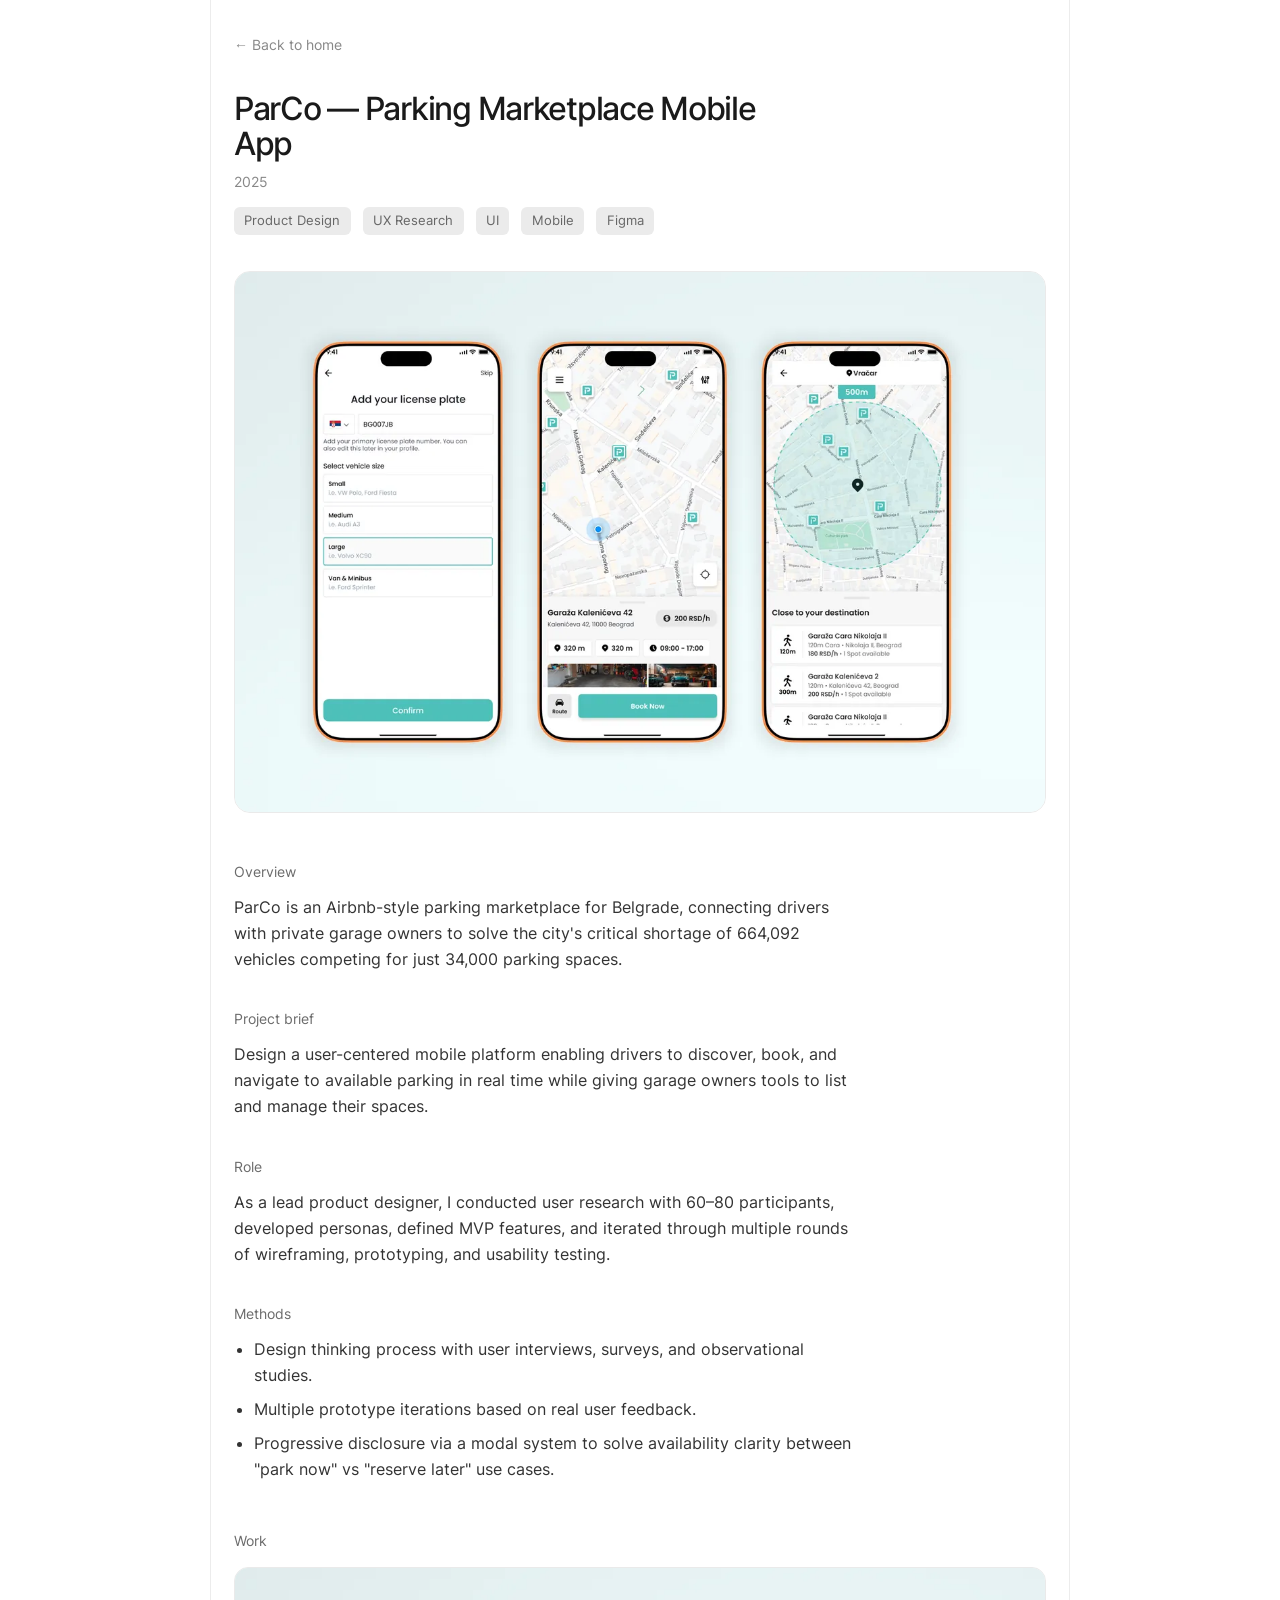
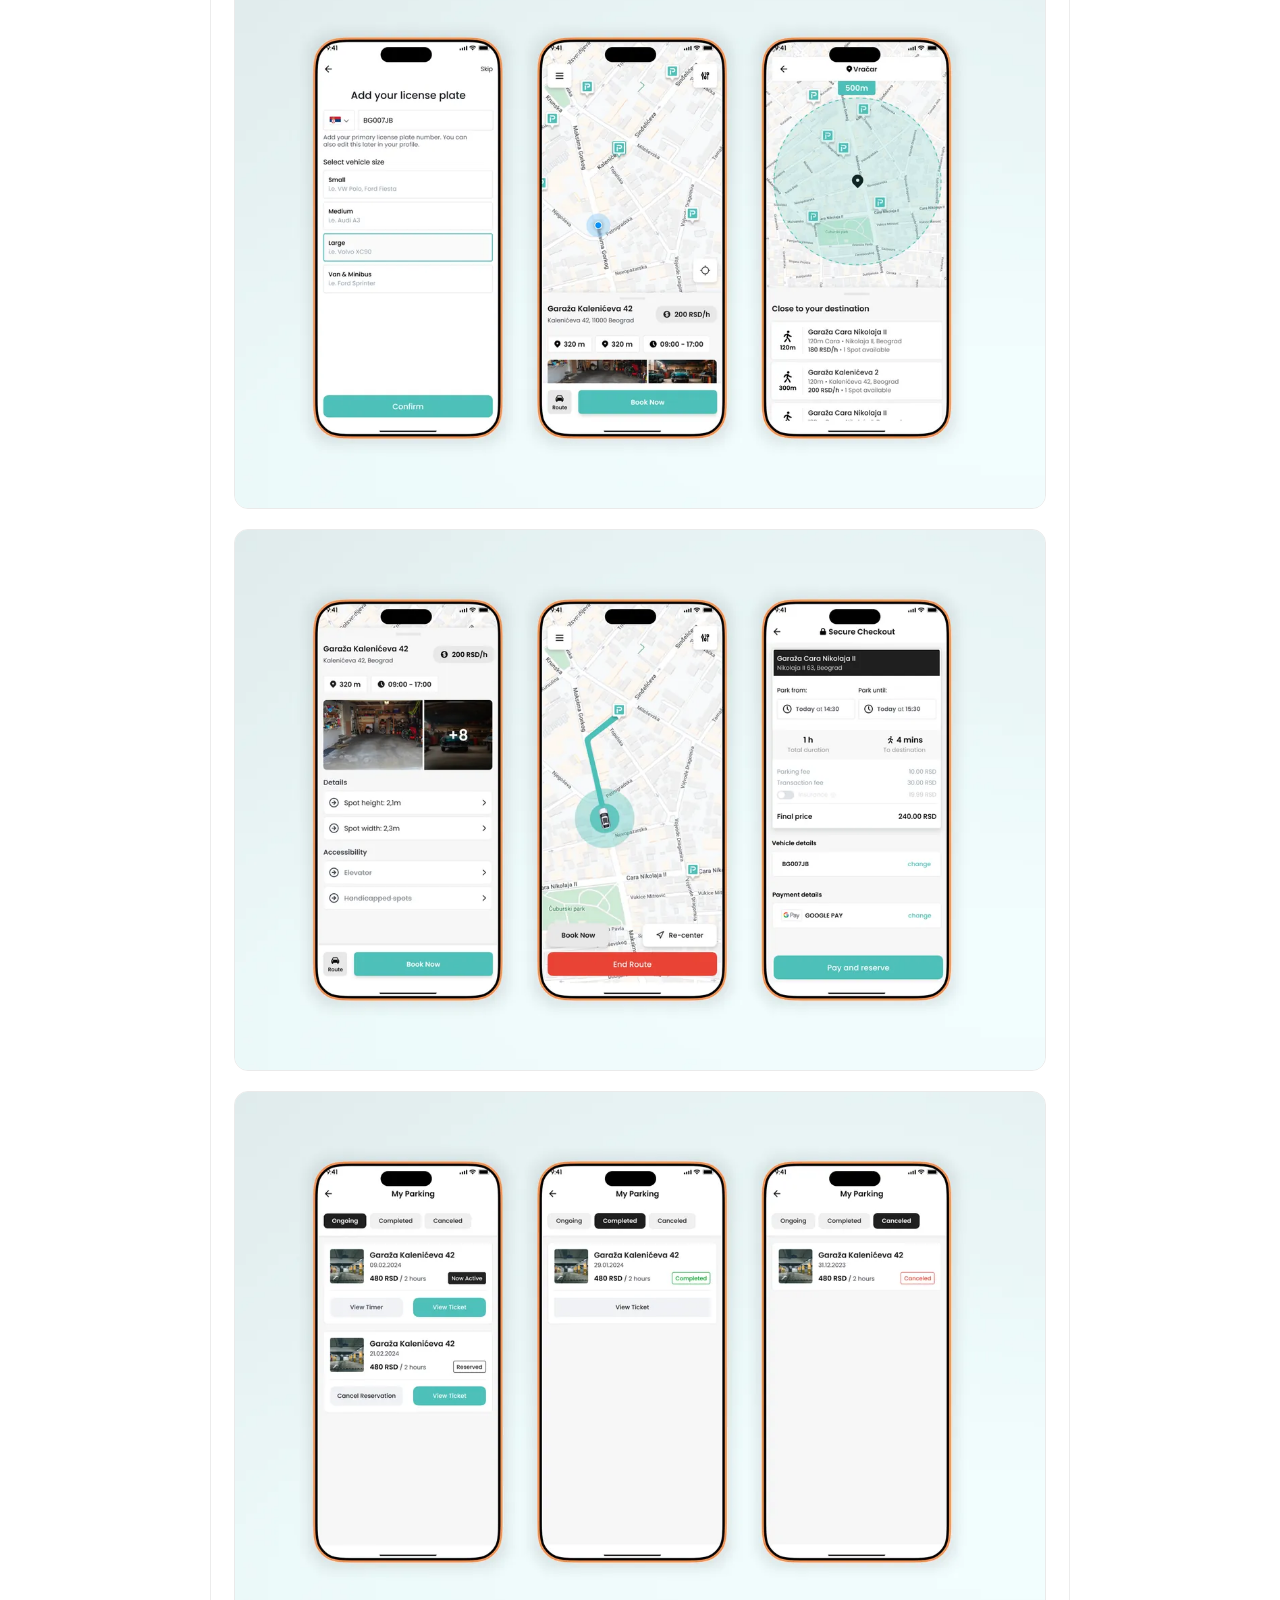
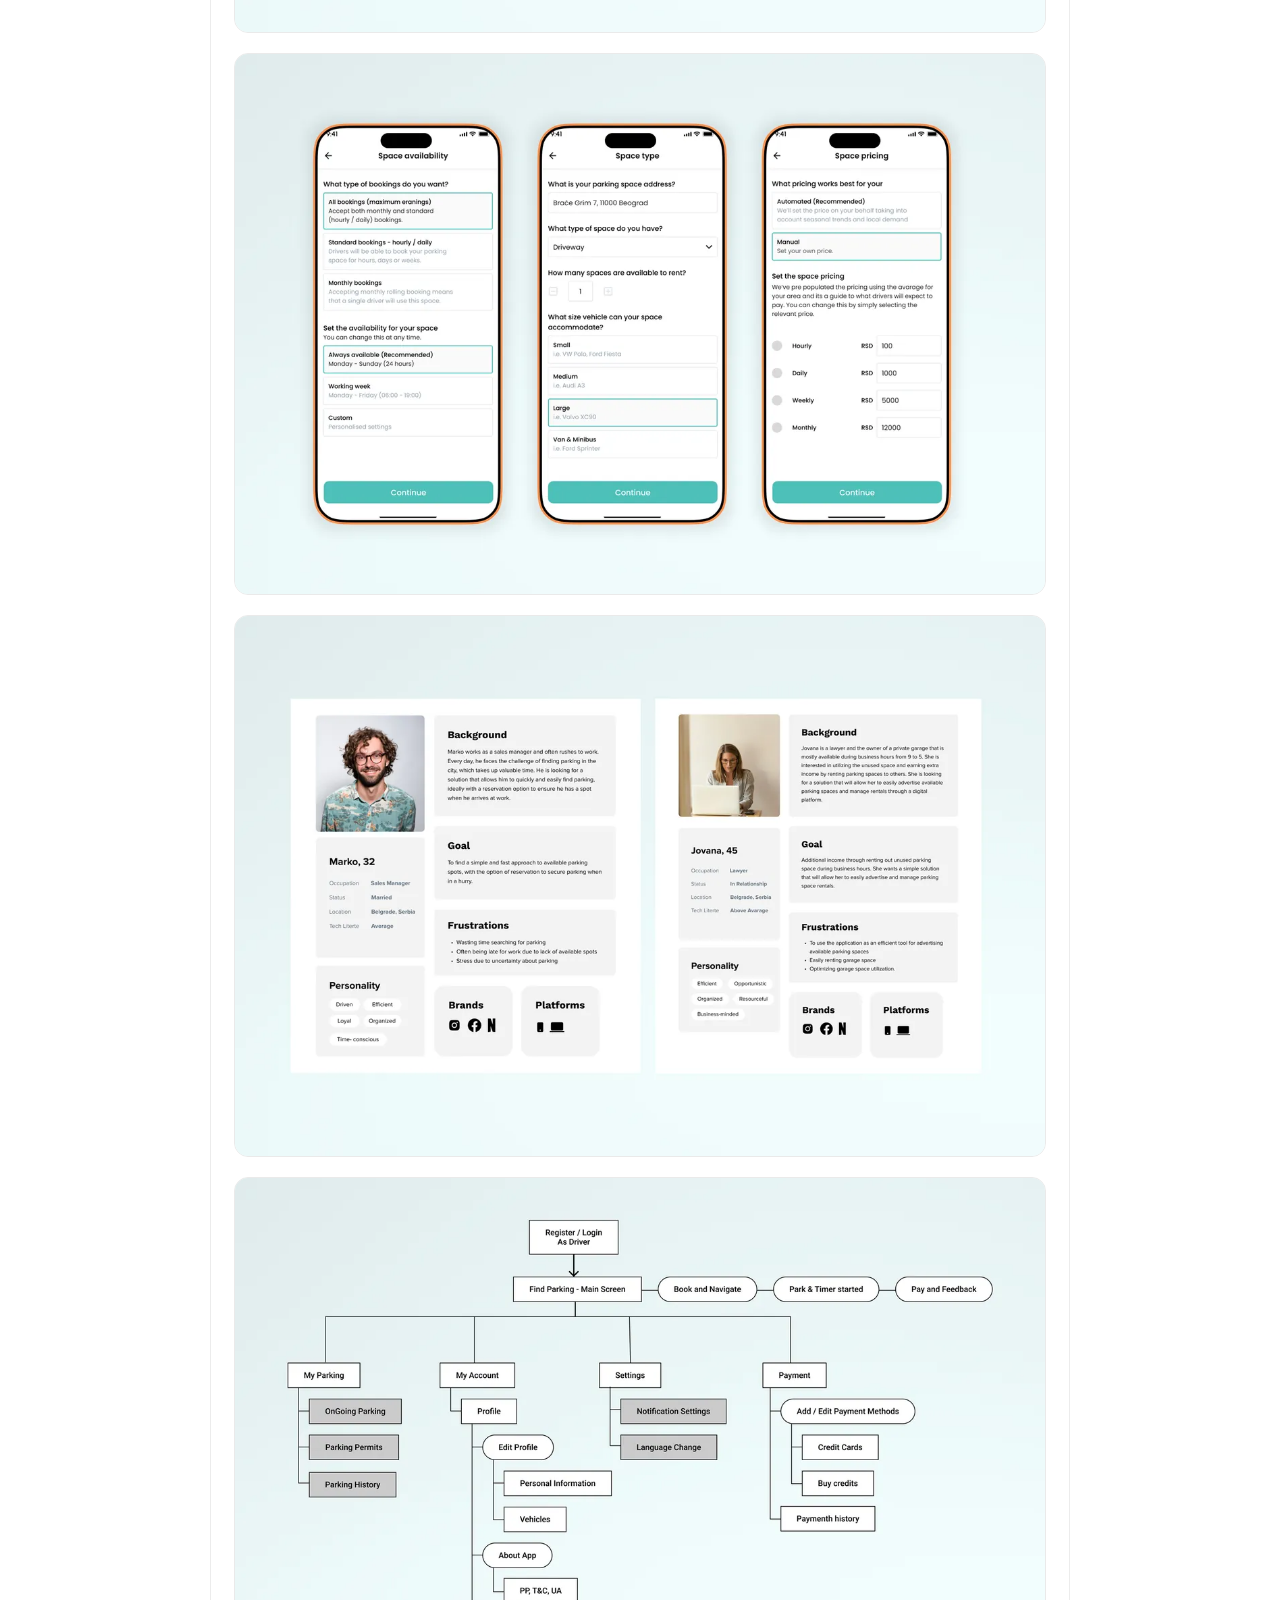
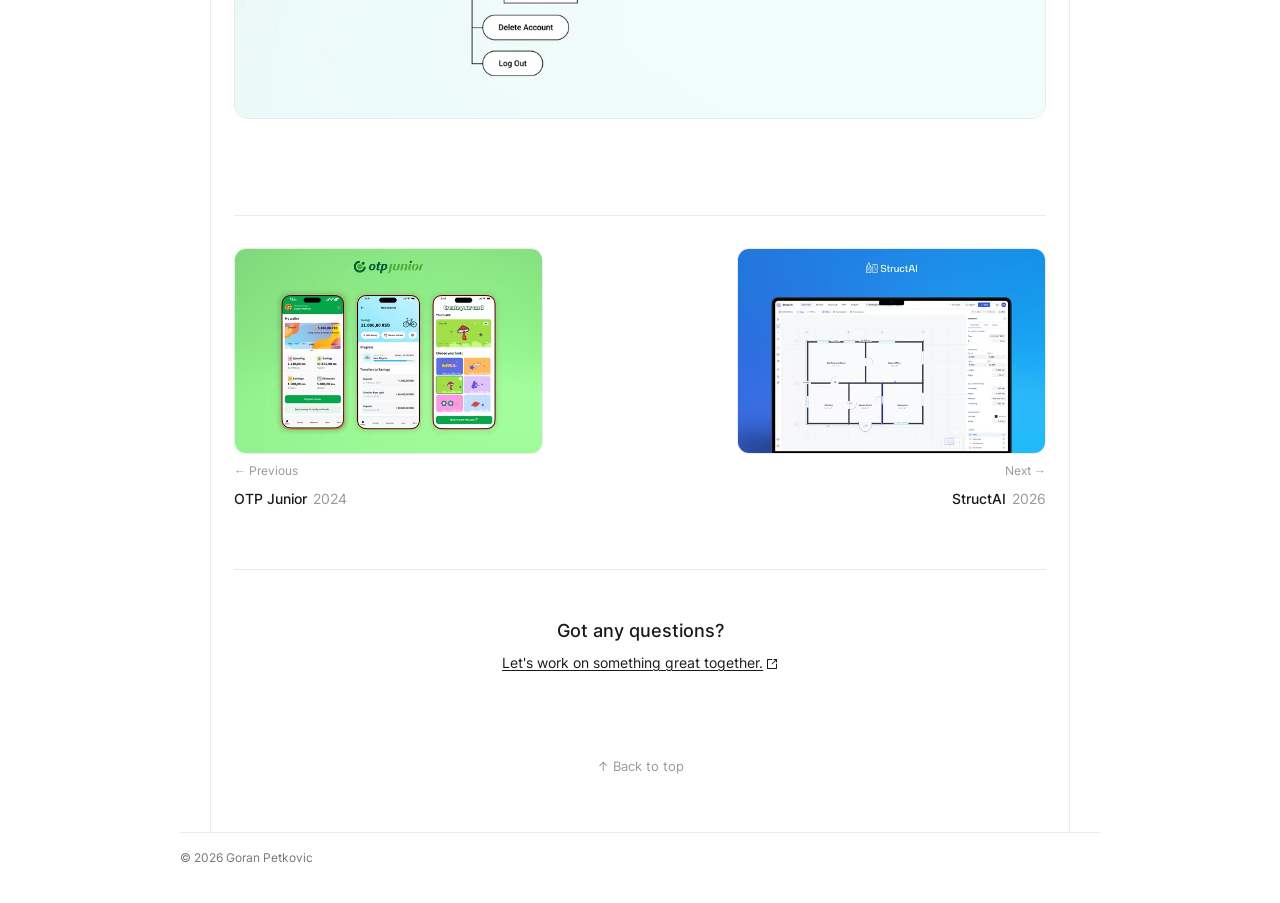
<file: projects/parco.html>
<!DOCTYPE html>
<html lang="en">
<head>
  <meta charset="utf-8">
  <meta name="viewport" content="width=device-width, initial-scale=1">
  <title>ParCo — Goran Petkovic</title>
  <meta name="description" content="ParCo is a parking marketplace mobile app for Belgrade. Product design case study: discovery, booking, garage management.">
  <meta name="robots" content="index, follow">
  <meta name="theme-color" content="#ffffff">
  <link rel="canonical" href="https://goranpetkovic.com/projects/parco.html">

  <meta property="og:type" content="article">
  <meta property="og:title" content="ParCo — Parking Marketplace Mobile App">
  <meta property="og:description" content="Airbnb-style parking marketplace for Belgrade.">
  <meta property="og:url" content="https://goranpetkovic.com/projects/parco.html">

  <meta property="og:image" content="https://goranpetkovic.com/assets/og-cover.jpg">
  <meta property="og:image:width" content="1200">
  <meta property="og:image:height" content="630">

  <link rel="icon" type="image/svg+xml" href="/favicon.svg">
  <link rel="preload" href="/css/style.min.css" as="style">
  <link rel="preload" href="/assets/fonts/inter-latin-400-normal.woff2" as="font" type="font/woff2" crossorigin>
  <link rel="preload" href="/assets/fonts/inter-latin-600-normal.woff2" as="font" type="font/woff2" crossorigin>
  <link rel="preload" as="image" type="image/webp" imagesrcset="/assets/portfolio/parco/Photo1-Parco%201-600w.webp 600w, /assets/portfolio/parco/Photo1-Parco%201-750w.webp 750w, /assets/portfolio/parco/Photo1-Parco%201.webp 1200w" imagesizes="(max-width: 900px) calc(100vw - 3rem), 860px" fetchpriority="high">
  <link rel="stylesheet" href="/css/style.min.css">
</head>
<body>
  <a class="skip-link" href="#main">Skip to main content</a>

  <main id="main" class="project-page">
    <div class="project-page-inner">
      <nav class="project-back" aria-label="Back to home">
        <a class="link-back" href="/">← Back to home</a>
      </nav>

      <header class="project-header">
        <h1 class="project-title">ParCo — Parking Marketplace Mobile App</h1>
        <p class="project-meta">
          <span class="project-year">2025</span>
        </p>
        <ul class="project-tags" aria-label="Project tags">
          <li>Product Design</li>
          <li>UX Research</li>
          <li>UI</li>
          <li>Mobile</li>
          <li>Figma</li>
        </ul>
      </header>

      <figure class="project-hero-image">
        <picture>
          <source srcset="/assets/portfolio/parco/Photo1-Parco%201-600w.webp 600w, /assets/portfolio/parco/Photo1-Parco%201-750w.webp 750w, /assets/portfolio/parco/Photo1-Parco%201.webp 1200w" sizes="(max-width: 900px) calc(100vw - 3rem), 860px" type="image/webp">
          <img src="/assets/portfolio/parco/Photo1-Parco%201.png" alt="ParCo parking marketplace overview" width="1200" height="800" fetchpriority="high" loading="eager" decoding="async">
        </picture>
      </figure>

      <div class="project-content">
        <section class="project-section" aria-labelledby="overview-heading">
          <h2 id="overview-heading" class="project-section-title">Overview</h2>
          <p>ParCo is an Airbnb-style parking marketplace for Belgrade, connecting drivers with private garage owners to solve the city's critical shortage of 664,092 vehicles competing for just 34,000 parking spaces.</p>
        </section>

        <section class="project-section" aria-labelledby="brief-heading">
          <h2 id="brief-heading" class="project-section-title">Project brief</h2>
          <p>Design a user-centered mobile platform enabling drivers to discover, book, and navigate to available parking in real time while giving garage owners tools to list and manage their spaces.</p>
        </section>

        <section class="project-section" aria-labelledby="role-heading">
          <h2 id="role-heading" class="project-section-title">Role</h2>
          <p>As a lead product designer, I conducted user research with 60–80 participants, developed personas, defined MVP features, and iterated through multiple rounds of wireframing, prototyping, and usability testing.</p>
        </section>

        <section class="project-section" aria-labelledby="methods-heading">
          <h2 id="methods-heading" class="project-section-title">Methods</h2>
          <ul class="project-methods">
            <li>Design thinking process with user interviews, surveys, and observational studies.</li>
            <li>Multiple prototype iterations based on real user feedback.</li>
            <li>Progressive disclosure via a modal system to solve availability clarity between "park now" vs "reserve later" use cases.</li>
          </ul>
        </section>

        <section class="project-gallery" aria-label="Project images">
          <h2 class="project-section-title">Work</h2>
          <figure class="project-image">
            <picture>
              <source srcset="/assets/portfolio/parco/Photo1-Parco%201-600w.webp 600w, /assets/portfolio/parco/Photo1-Parco%201-750w.webp 750w, /assets/portfolio/parco/Photo1-Parco%201.webp 1200w" sizes="(max-width: 900px) calc(100vw - 3rem), 860px" type="image/webp">
              <img src="/assets/portfolio/parco/Photo1-Parco%201.png" alt="Parking search and garage discovery" width="1200" height="800" loading="lazy" decoding="async">
            </picture>
          </figure>
          <figure class="project-image">
            <picture>
              <source srcset="/assets/portfolio/parco/Photo2-Parco%201-600w.webp 600w, /assets/portfolio/parco/Photo2-Parco%201-750w.webp 750w, /assets/portfolio/parco/Photo2-Parco%201.webp 1200w" sizes="(max-width: 900px) calc(100vw - 3rem), 860px" type="image/webp">
              <img src="/assets/portfolio/parco/Photo2-Parco%201.png" alt="ParCo product screen" width="1200" height="800" loading="lazy" decoding="async">
            </picture>
          </figure>
          <figure class="project-image">
            <picture>
              <source srcset="/assets/portfolio/parco/Photo3-Parco%201-600w.webp 600w, /assets/portfolio/parco/Photo3-Parco%201-750w.webp 750w, /assets/portfolio/parco/Photo3-Parco%201.webp 1200w" sizes="(max-width: 900px) calc(100vw - 3rem), 860px" type="image/webp">
              <img src="/assets/portfolio/parco/Photo3-Parco%201.png" alt="ParCo product screen" width="1200" height="800" loading="lazy" decoding="async">
            </picture>
          </figure>
          <figure class="project-image">
            <picture>
              <source srcset="/assets/portfolio/parco/Photo4-Parco%201-600w.webp 600w, /assets/portfolio/parco/Photo4-Parco%201-750w.webp 750w, /assets/portfolio/parco/Photo4-Parco%201.webp 1200w" sizes="(max-width: 900px) calc(100vw - 3rem), 860px" type="image/webp">
              <img src="/assets/portfolio/parco/Photo4-Parco%201.png" alt="ParCo product screen" width="1200" height="800" loading="lazy" decoding="async">
            </picture>
          </figure>
          <figure class="project-image">
            <picture>
              <source srcset="/assets/portfolio/parco/Photo6-Parco%201-600w.webp 600w, /assets/portfolio/parco/Photo6-Parco%201-750w.webp 750w, /assets/portfolio/parco/Photo6-Parco%201.webp 1200w" sizes="(max-width: 900px) calc(100vw - 3rem), 860px" type="image/webp">
              <img src="/assets/portfolio/parco/Photo6-Parco%201.png" alt="ParCo product screen" width="1200" height="800" loading="lazy" decoding="async">
            </picture>
          </figure>
          <figure class="project-image project-image-full">
            <picture>
              <source srcset="/assets/portfolio/parco/Photo7-Parco%201-600w.webp 600w, /assets/portfolio/parco/Photo7-Parco%201-750w.webp 750w, /assets/portfolio/parco/Photo7-Parco%201.webp 1200w" sizes="(max-width: 900px) calc(100vw - 3rem), 860px" type="image/webp">
              <img src="/assets/portfolio/parco/Photo7-Parco%201.png" alt="ParCo full-width visual" width="1200" height="800" loading="lazy" decoding="async">
            </picture>
          </figure>
        </section>

        <nav class="project-nav" aria-label="Project navigation">
          <a class="project-nav-link project-nav-prev" href="/projects/otp.html">
            <picture>
              <source srcset="/assets/portfolio/otp/Cover-OTP-600w.avif" sizes="(max-width: 900px) calc(100vw - 3rem), 860px" type="image/avif">
              <source srcset="/assets/portfolio/otp/Cover-OTP-600w.webp" sizes="(max-width: 900px) calc(100vw - 3rem), 860px" type="image/webp">
              <img class="project-nav-img" src="/assets/portfolio/otp/Cover-OTP-600w.png" alt="" width="600" height="400" loading="lazy" decoding="async">
            </picture>
            <span class="project-nav-direction">← Previous</span>
            <span class="project-nav-name">OTP Junior <span class="project-nav-year">2024</span></span>
          </a>
          <a class="project-nav-link project-nav-next" href="/projects/structai.html">
            <picture>
              <source srcset="/assets/portfolio/struct/Cover-Struct-600w.avif" sizes="(max-width: 900px) calc(100vw - 3rem), 860px" type="image/avif">
              <source srcset="/assets/portfolio/struct/Cover-Struct-600w.webp" sizes="(max-width: 900px) calc(100vw - 3rem), 860px" type="image/webp">
              <img class="project-nav-img" src="/assets/portfolio/struct/Cover-Struct-600w.png" alt="" width="600" height="400" loading="lazy" decoding="async">
            </picture>
            <span class="project-nav-direction">Next →</span>
            <span class="project-nav-name">StructAI <span class="project-nav-year">2026</span></span>
          </a>
        </nav>

        <section class="project-cta" aria-labelledby="cta-heading">
          <h2 id="cta-heading" class="project-cta-title">Got any questions?</h2>
          <p class="project-cta-text">
            <a class="link-external" href="mailto:hello@goranpetkovic.com">Let's work on something great together.<svg class="ext-icon" width="12" height="12" viewBox="0 0 24 24" fill="currentColor" aria-hidden="true"><path d="M21,11c-0.6,0-1,0.4-1,1v8H4V4h8c0.6,0,1-0.4,1-1s-0.4-1-1-1H3C2.4,2,2,2.4,2,3v18c0,0.6,0.4,1,1,1h18c0.6,0,1-0.4,1-1v-9C22,11.4,21.6,11,21,11z"/><path d="M21.9,2.6c-0.1-0.2-0.3-0.4-0.5-0.5C21.3,2,21.1,2,21,2h-5c-0.6,0-1,0.4-1,1s0.4,1,1,1h2.6l-7.3,7.3c-0.4,0.4-0.4,1,0,1.4c0.2,0.2,0.5,0.3,0.7,0.3s0.5-0.1,0.7-0.3L20,5.4V8c0,0.6,0.4,1,1,1s1-0.4,1-1V3C22,2.9,22,2.7,21.9,2.6z"/></svg></a>
          </p>
        </section>

        <a class="back-to-top" href="#main">↑ Back to top</a>
      </div>
    </div>
  </main>

  <footer class="site-footer">
    <div class="footer-row">
      <p class="copyright">&copy; 2026 Goran Petkovic</p>
    </div>
  </footer>

  <script src="/js/main.min.js" defer></script>
</body>
</html>
</file>
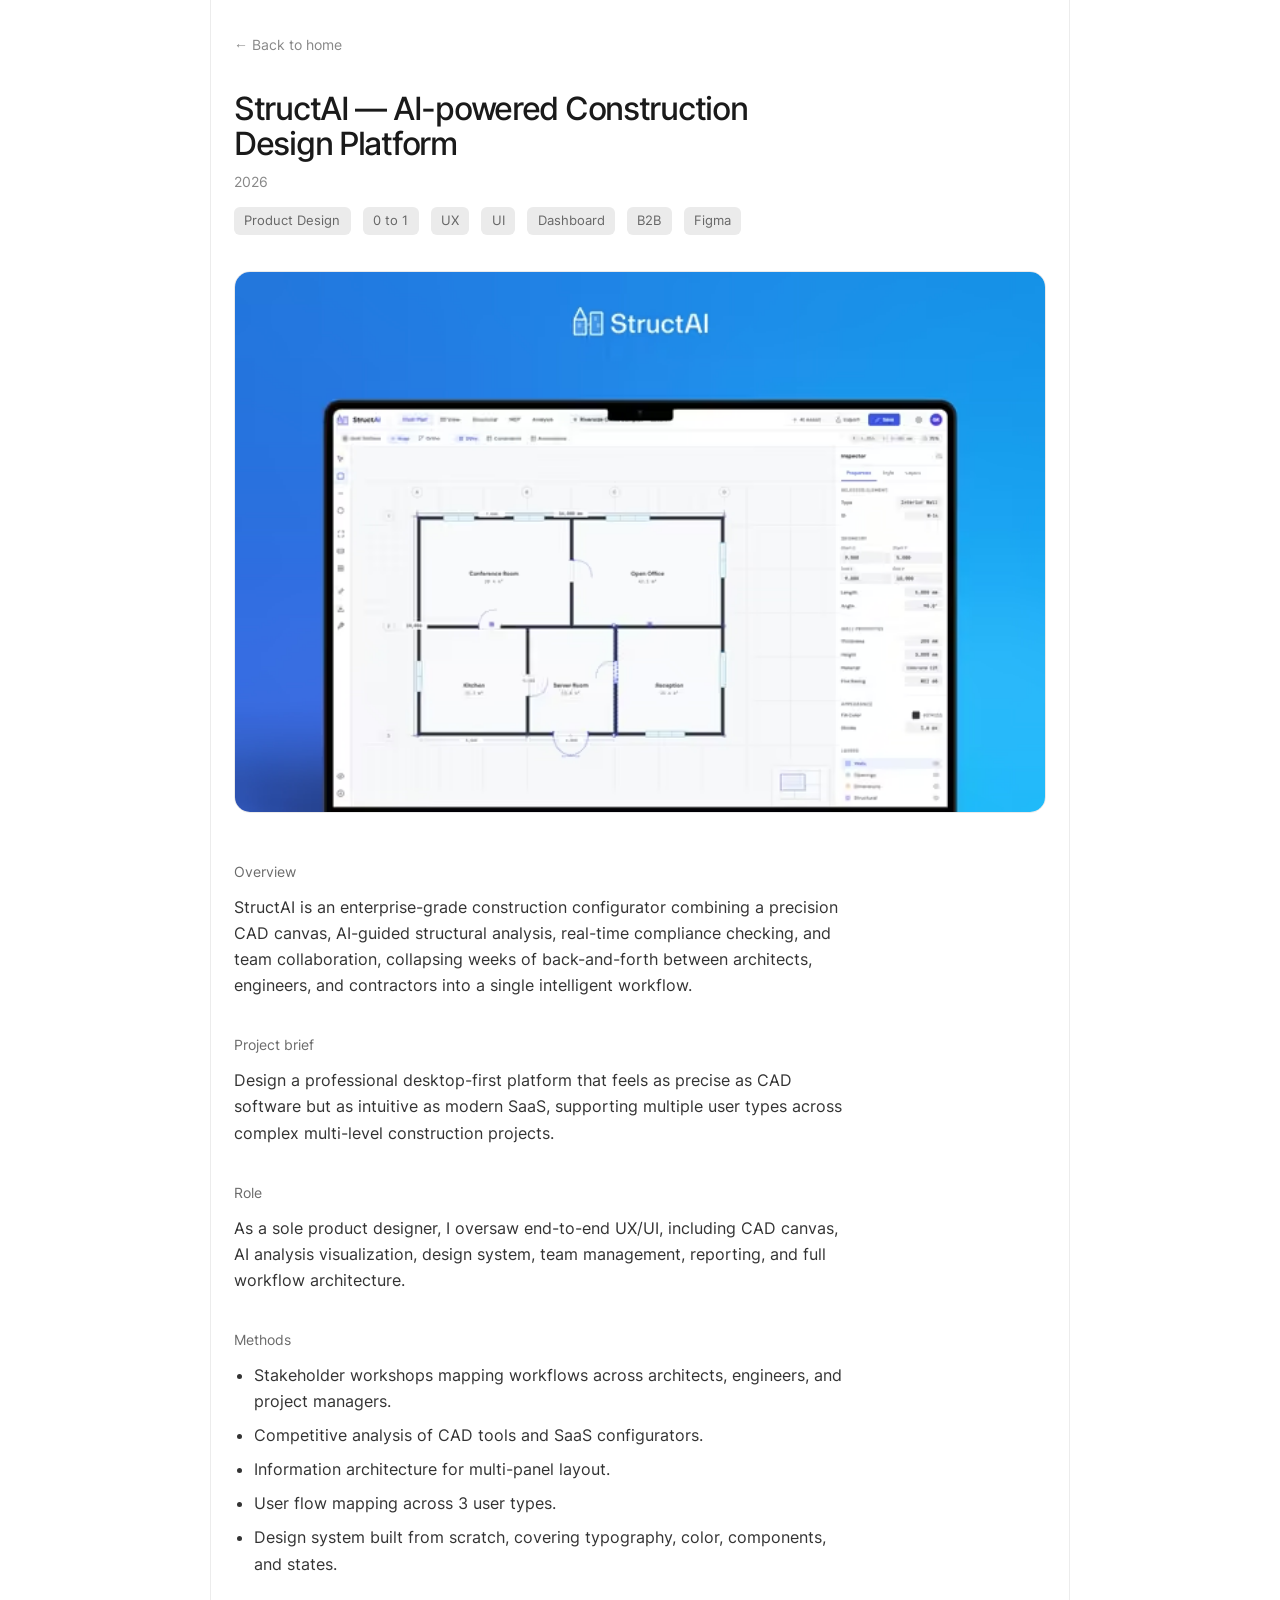
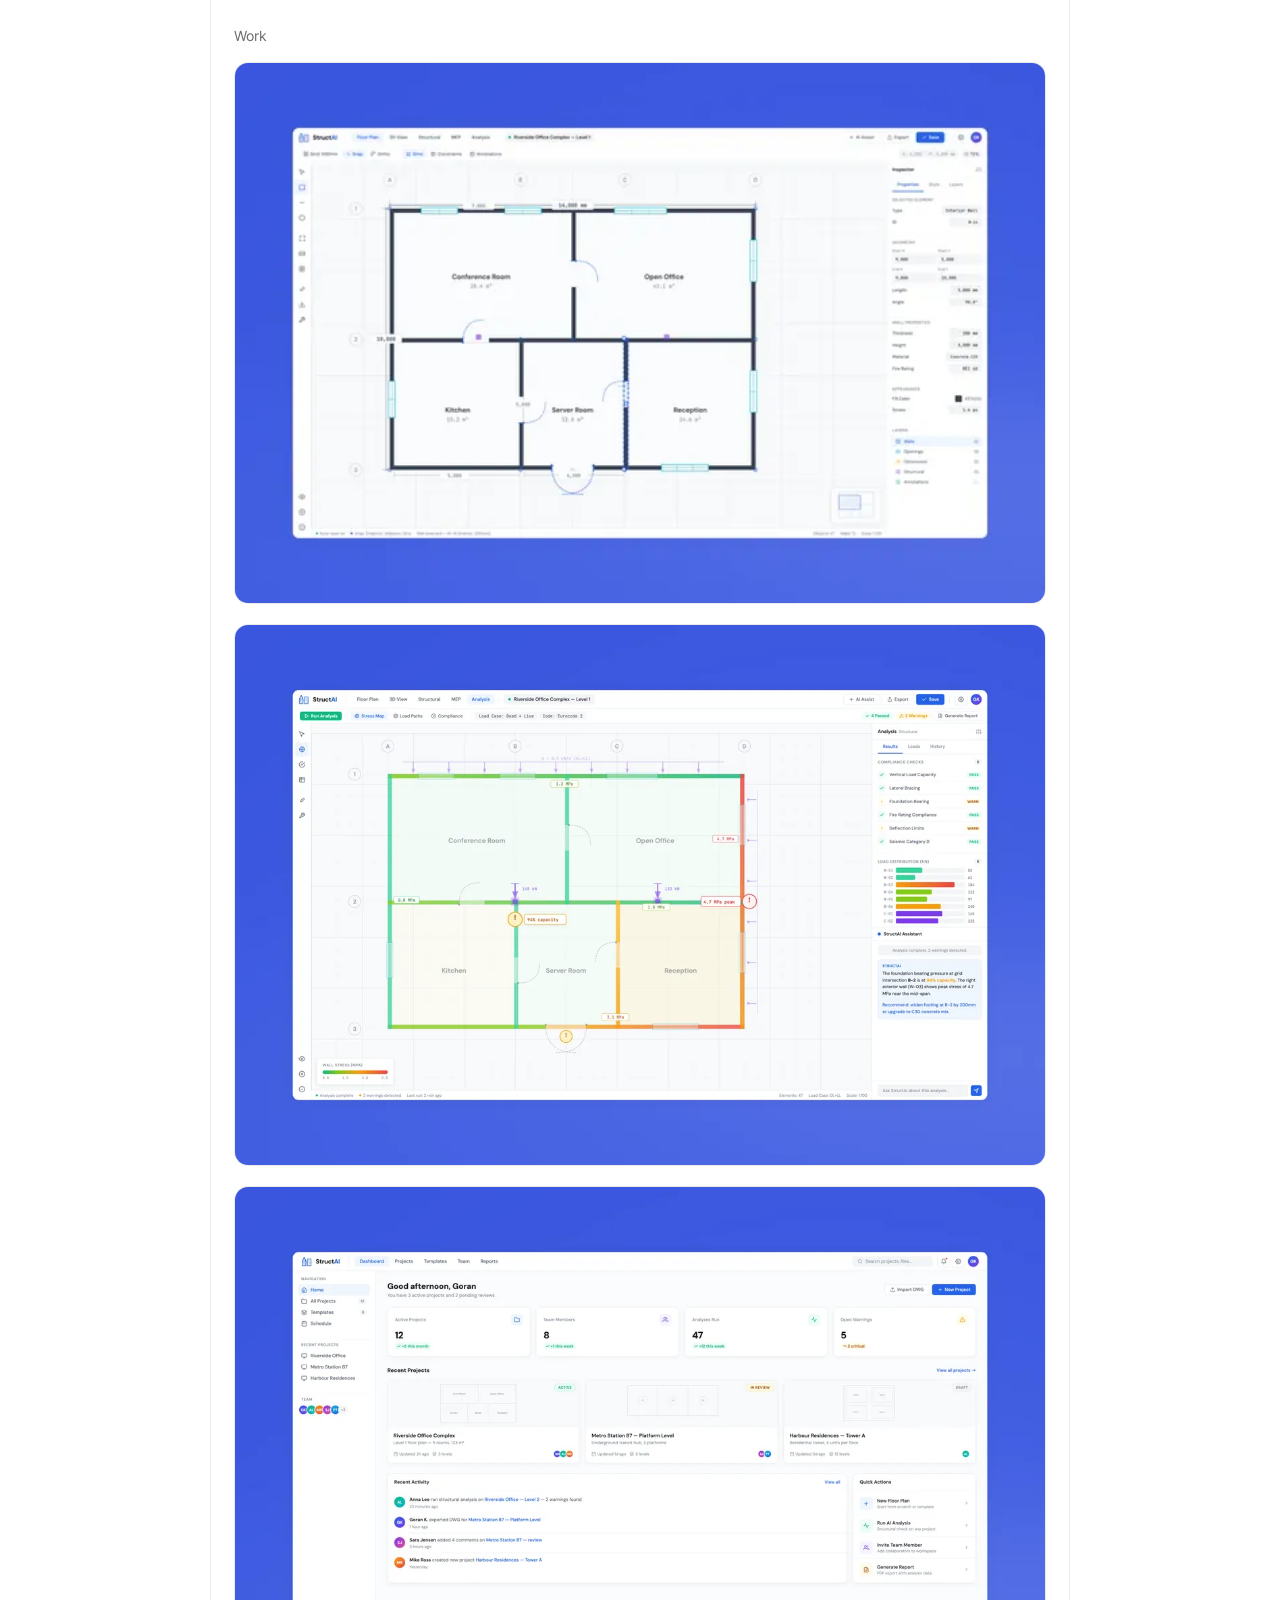
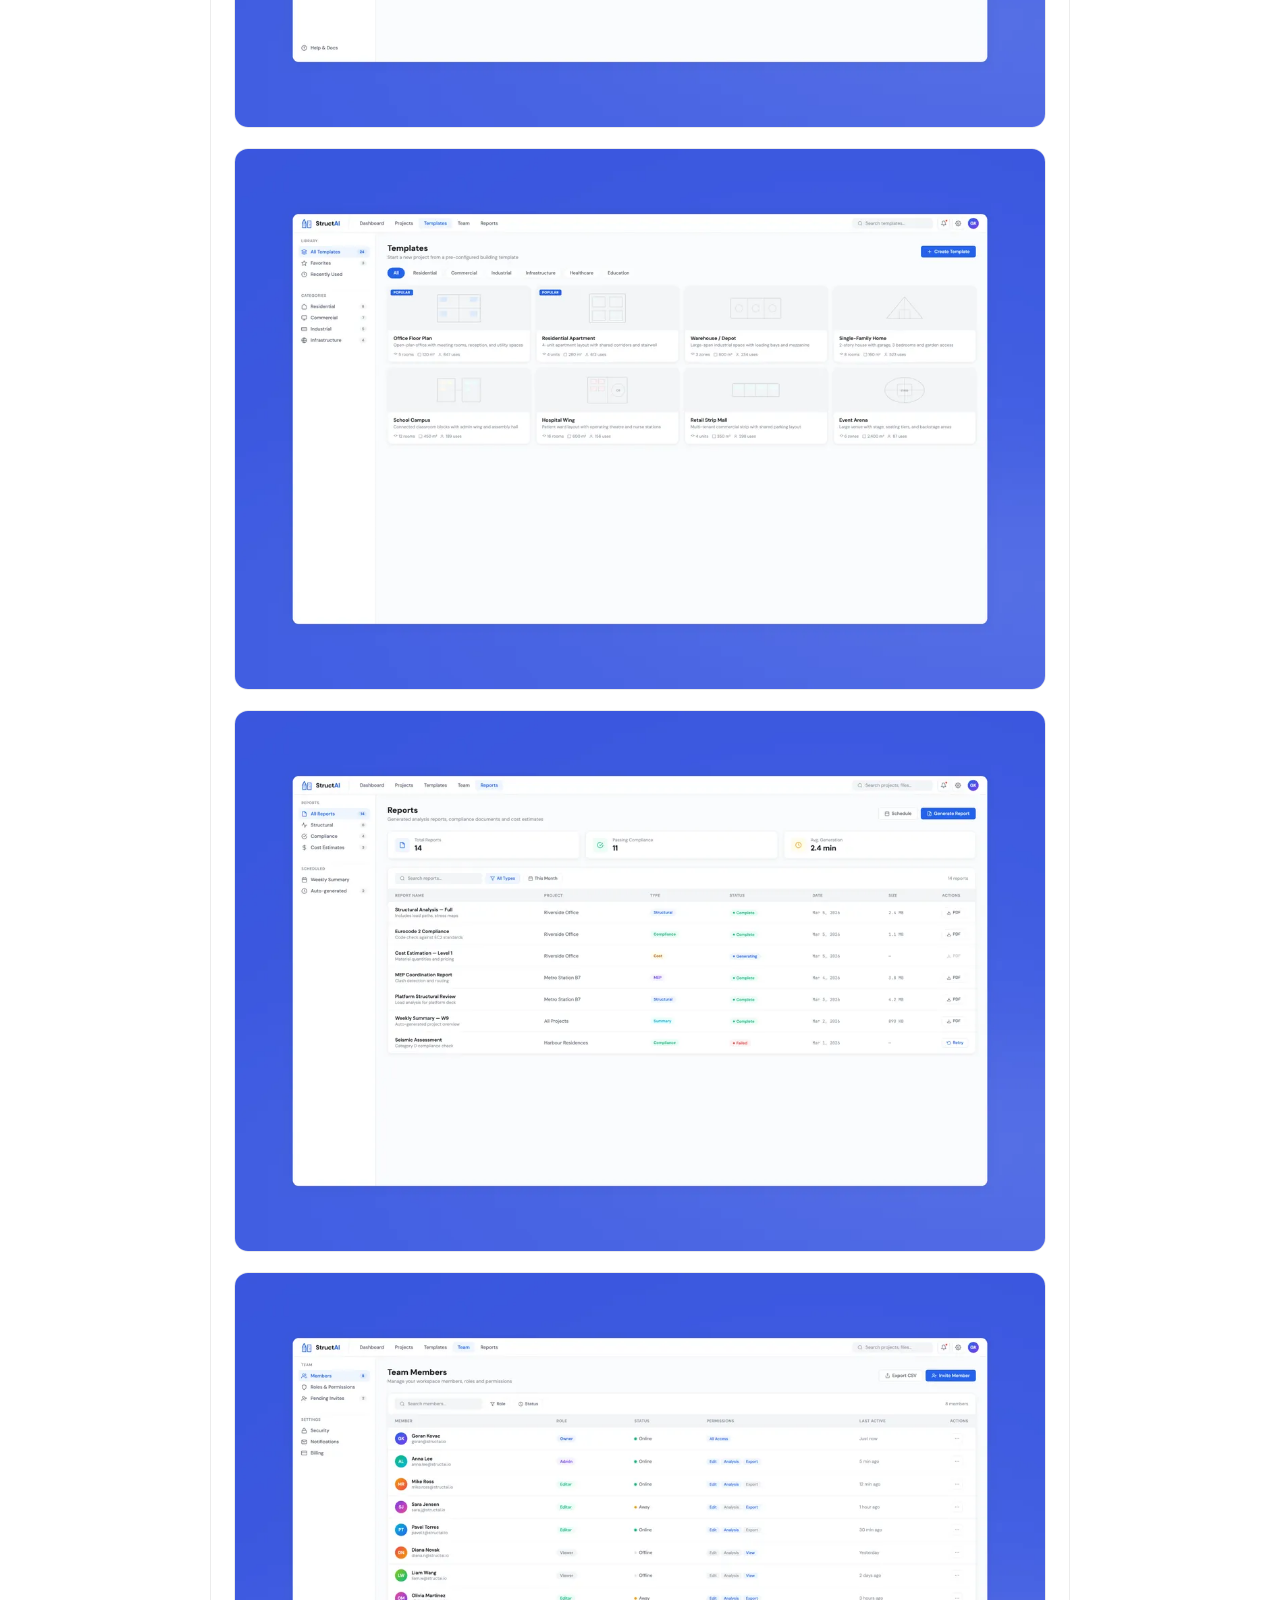
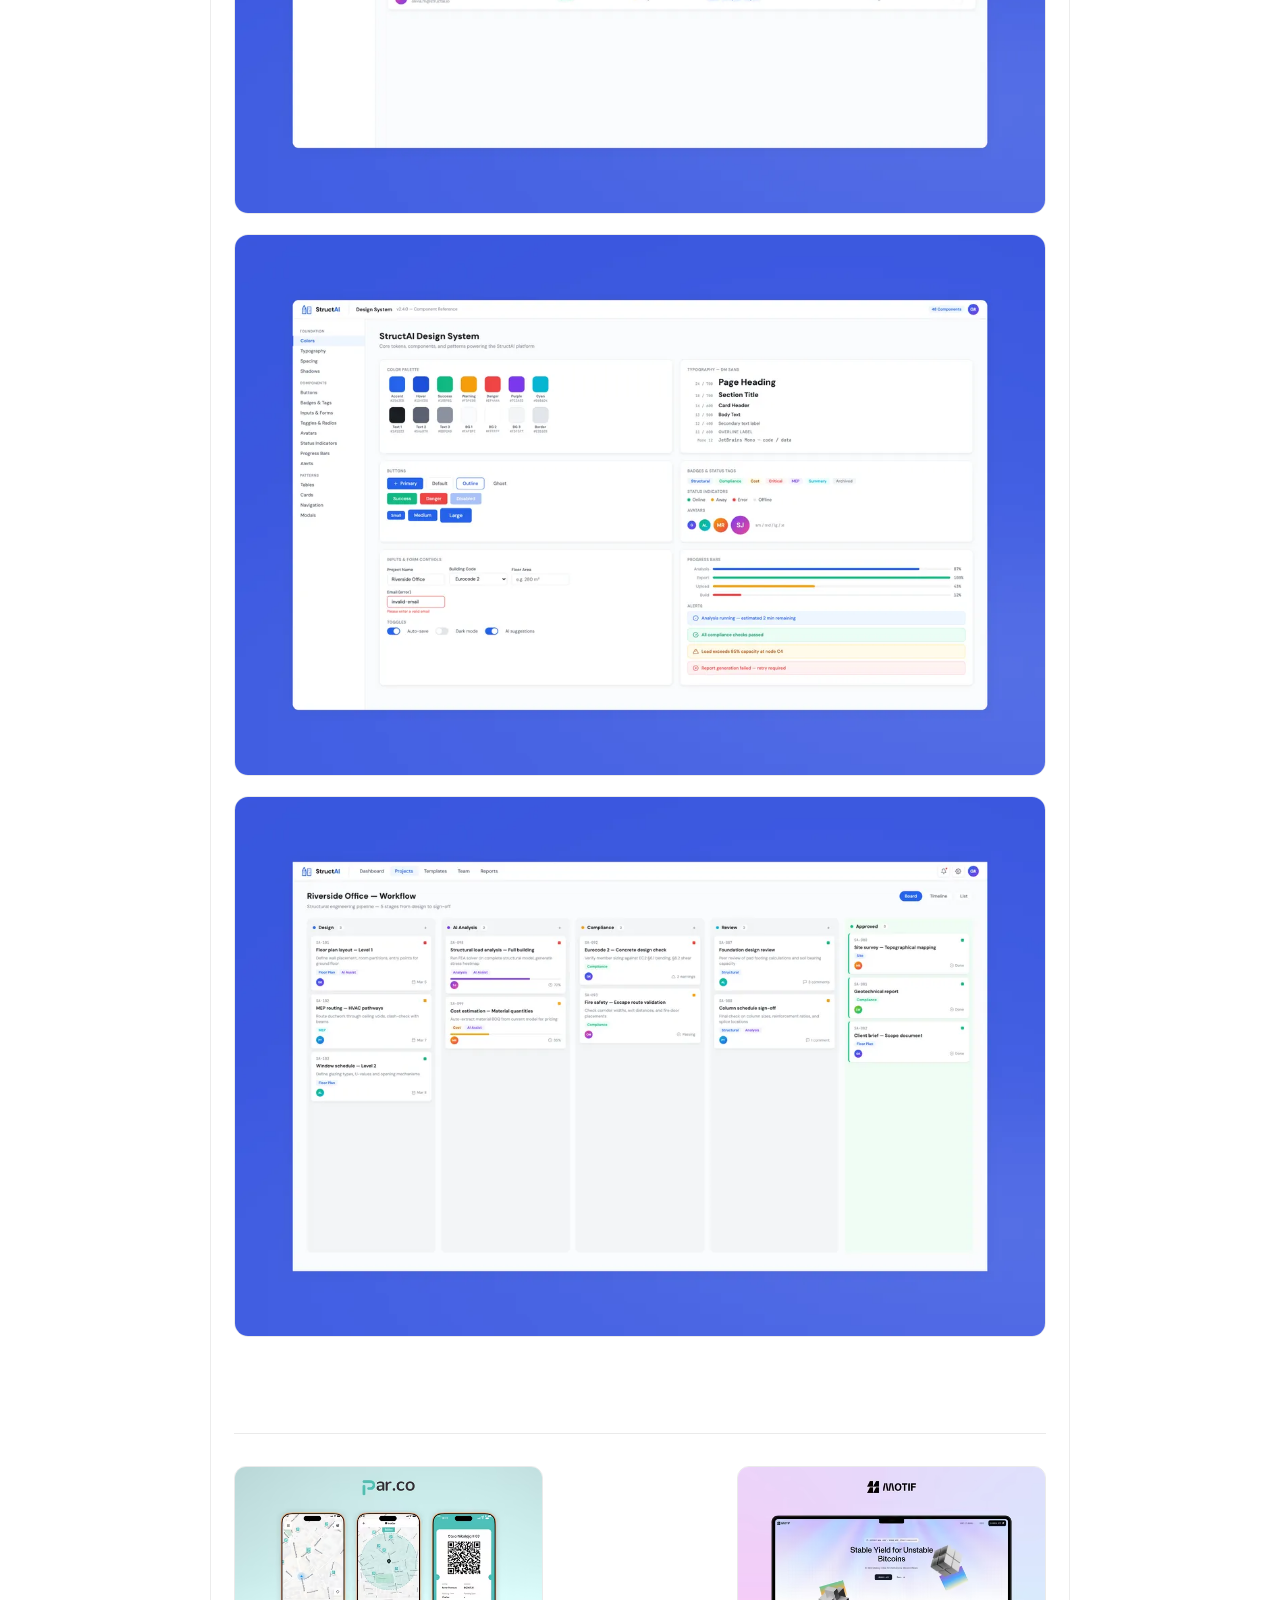
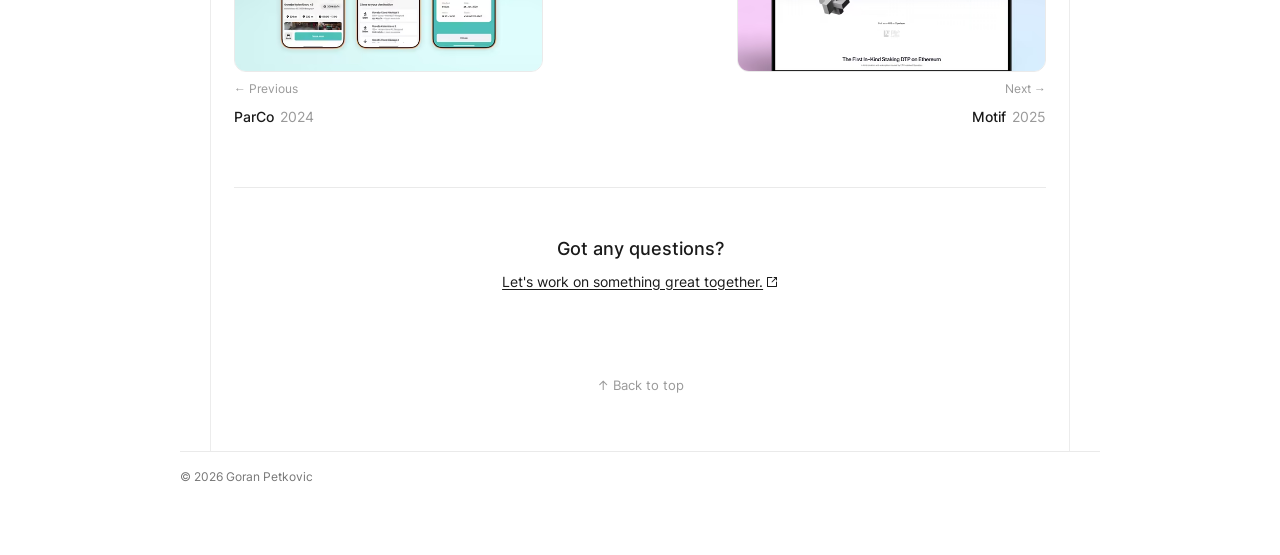
<file: projects/structai.html>
<!DOCTYPE html>
<html lang="en">
<head>
  <meta charset="utf-8">
  <meta name="viewport" content="width=device-width, initial-scale=1">
  <title>StructAI — Goran Petkovic</title>
  <meta name="description" content="StructAI is an AI-powered construction design platform. Product design case study: CAD canvas, AI analysis, compliance, and team collaboration.">
  <meta name="robots" content="index, follow">
  <meta name="theme-color" content="#ffffff">
  <link rel="canonical" href="https://goranpetkovic.com/projects/structai.html">

  <meta property="og:type" content="article">
  <meta property="og:title" content="StructAI — AI-powered Construction Design Platform">
  <meta property="og:description" content="Enterprise construction configurator: CAD canvas, AI analysis, compliance, collaboration.">
  <meta property="og:url" content="https://goranpetkovic.com/projects/structai.html">

  <meta property="og:image" content="https://goranpetkovic.com/assets/og-cover.jpg">
  <meta property="og:image:width" content="1200">
  <meta property="og:image:height" content="630">

  <link rel="icon" type="image/svg+xml" href="/favicon.svg">
  <link rel="preload" href="/css/style.min.css" as="style">
  <link rel="preload" href="/assets/fonts/inter-latin-400-normal.woff2" as="font" type="font/woff2" crossorigin>
  <link rel="preload" href="/assets/fonts/inter-latin-600-normal.woff2" as="font" type="font/woff2" crossorigin>
  <link rel="preload" as="image" type="image/avif" imagesrcset="/assets/portfolio/struct/Cover-Struct-600w.avif 600w, /assets/portfolio/struct/Cover-Struct-750w.avif 750w, /assets/portfolio/struct/Cover-Struct.avif 1200w" imagesizes="(max-width: 900px) calc(100vw - 3rem), 860px" fetchpriority="high">
  <link rel="stylesheet" href="/css/style.min.css">
</head>
<body>
  <a class="skip-link" href="#main">Skip to main content</a>

  <main id="main" class="project-page">
    <div class="project-page-inner">
      <nav class="project-back" aria-label="Back to home">
        <a class="link-back" href="/">← Back to home</a>
      </nav>

      <header class="project-header">
        <h1 class="project-title">StructAI — AI-powered Construction Design Platform</h1>
        <p class="project-meta">
          <span class="project-year">2026</span>
        </p>
        <ul class="project-tags" aria-label="Project tags">
          <li>Product Design</li>
          <li>0 to 1</li>
          <li>UX</li>
          <li>UI</li>
          <li>Dashboard</li>
          <li>B2B</li>
          <li>Figma</li>
        </ul>
      </header>

      <figure class="project-hero-image">
        <picture>
          <source srcset="/assets/portfolio/struct/Cover-Struct-600w.avif 600w, /assets/portfolio/struct/Cover-Struct-750w.avif 750w, /assets/portfolio/struct/Cover-Struct.avif 1200w" sizes="(max-width: 900px) calc(100vw - 3rem), 860px" type="image/avif">
          <source srcset="/assets/portfolio/struct/Cover-Struct-600w.webp 600w, /assets/portfolio/struct/Cover-Struct-750w.webp 750w, /assets/portfolio/struct/Cover-Struct.webp 1200w" sizes="(max-width: 900px) calc(100vw - 3rem), 860px" type="image/webp">
          <img src="/assets/portfolio/struct/Cover-Struct.png" alt="StructAI product overview" width="1200" height="800" fetchpriority="high" loading="eager" decoding="async">
        </picture>
      </figure>

      <div class="project-content">
        <section class="project-section" aria-labelledby="overview-heading">
          <h2 id="overview-heading" class="project-section-title">Overview</h2>
          <p>StructAI is an enterprise-grade construction configurator combining a precision CAD canvas, AI-guided structural analysis, real-time compliance checking, and team collaboration, collapsing weeks of back-and-forth between architects, engineers, and contractors into a single intelligent workflow.</p>
        </section>

        <section class="project-section" aria-labelledby="brief-heading">
          <h2 id="brief-heading" class="project-section-title">Project brief</h2>
          <p>Design a professional desktop-first platform that feels as precise as CAD software but as intuitive as modern SaaS, supporting multiple user types across complex multi-level construction projects.</p>
        </section>

        <section class="project-section" aria-labelledby="role-heading">
          <h2 id="role-heading" class="project-section-title">Role</h2>
          <p>As a sole product designer, I oversaw end-to-end UX/UI, including CAD canvas, AI analysis visualization, design system, team management, reporting, and full workflow architecture.</p>
        </section>

        <section class="project-section" aria-labelledby="methods-heading">
          <h2 id="methods-heading" class="project-section-title">Methods</h2>
          <ul class="project-methods">
            <li>Stakeholder workshops mapping workflows across architects, engineers, and project managers.</li>
            <li>Competitive analysis of CAD tools and SaaS configurators.</li>
            <li>Information architecture for multi-panel layout.</li>
            <li>User flow mapping across 3 user types.</li>
            <li>Design system built from scratch, covering typography, color, components, and states.</li>
          </ul>
        </section>

        <section class="project-gallery" aria-label="Project images">
          <h2 class="project-section-title">Work</h2>
          <figure class="project-image">
            <picture>
              <source srcset="/assets/portfolio/struct/Photo1-Struct-600w.webp 600w, /assets/portfolio/struct/Photo1-Struct-750w.webp 750w, /assets/portfolio/struct/Photo1-Struct.webp 1200w" sizes="(max-width: 900px) calc(100vw - 3rem), 860px" type="image/webp">
              <img src="/assets/portfolio/struct/Photo1-Struct.png" alt="StructAI interface" width="1200" height="800" loading="lazy" decoding="async">
            </picture>
          </figure>
          <figure class="project-image">
            <picture>
              <source srcset="/assets/portfolio/struct/Photo2-Struct-600w.webp 600w, /assets/portfolio/struct/Photo2-Struct-750w.webp 750w, /assets/portfolio/struct/Photo2-Struct.webp 1200w" sizes="(max-width: 900px) calc(100vw - 3rem), 860px" type="image/webp">
              <img src="/assets/portfolio/struct/Photo2-Struct.png" alt="StructAI product screen" width="1200" height="800" loading="lazy" decoding="async">
            </picture>
          </figure>
          <figure class="project-image">
            <picture>
              <source srcset="/assets/portfolio/struct/Photo3-Struct-600w.webp 600w, /assets/portfolio/struct/Photo3-Struct-750w.webp 750w, /assets/portfolio/struct/Photo3-Struct.webp 1200w" sizes="(max-width: 900px) calc(100vw - 3rem), 860px" type="image/webp">
              <img src="/assets/portfolio/struct/Photo3-Struct.png" alt="StructAI product screen" width="1200" height="800" loading="lazy" decoding="async">
            </picture>
          </figure>
          <figure class="project-image">
            <picture>
              <source srcset="/assets/portfolio/struct/Photo4-Struct-600w.webp 600w, /assets/portfolio/struct/Photo4-Struct-750w.webp 750w, /assets/portfolio/struct/Photo4-Struct.webp 1200w" sizes="(max-width: 900px) calc(100vw - 3rem), 860px" type="image/webp">
              <img src="/assets/portfolio/struct/Photo4-Struct.png" alt="StructAI product screen" width="1200" height="800" loading="lazy" decoding="async">
            </picture>
          </figure>
          <figure class="project-image">
            <picture>
              <source srcset="/assets/portfolio/struct/Photo5-Struct-600w.webp 600w, /assets/portfolio/struct/Photo5-Struct-750w.webp 750w, /assets/portfolio/struct/Photo5-Struct.webp 1200w" sizes="(max-width: 900px) calc(100vw - 3rem), 860px" type="image/webp">
              <img src="/assets/portfolio/struct/Photo5-Struct.png" alt="StructAI product screen" width="1200" height="800" loading="lazy" decoding="async">
            </picture>
          </figure>
          <figure class="project-image">
            <picture>
              <source srcset="/assets/portfolio/struct/Photo6-Struct-600w.webp 600w, /assets/portfolio/struct/Photo6-Struct-750w.webp 750w, /assets/portfolio/struct/Photo6-Struct.webp 1200w" sizes="(max-width: 900px) calc(100vw - 3rem), 860px" type="image/webp">
              <img src="/assets/portfolio/struct/Photo6-Struct.png" alt="StructAI product screen" width="1200" height="800" loading="lazy" decoding="async">
            </picture>
          </figure>
          <figure class="project-image">
            <picture>
              <source srcset="/assets/portfolio/struct/Photo8-Struct-600w.webp 600w, /assets/portfolio/struct/Photo8-Struct-750w.webp 750w, /assets/portfolio/struct/Photo8-Struct.webp 1200w" sizes="(max-width: 900px) calc(100vw - 3rem), 860px" type="image/webp">
              <img src="/assets/portfolio/struct/Photo8-Struct.png" alt="StructAI product screen" width="1200" height="800" loading="lazy" decoding="async">
            </picture>
          </figure>
          <figure class="project-image project-image-full">
            <picture>
              <source srcset="/assets/portfolio/struct/Photo7-Struct-600w.webp 600w, /assets/portfolio/struct/Photo7-Struct-750w.webp 750w, /assets/portfolio/struct/Photo7-Struct.webp 1200w" sizes="(max-width: 900px) calc(100vw - 3rem), 860px" type="image/webp">
              <img src="/assets/portfolio/struct/Photo7-Struct.png" alt="StructAI full-width visual" width="1200" height="800" loading="lazy" decoding="async">
            </picture>
          </figure>
        </section>

        <nav class="project-nav" aria-label="Project navigation">
          <a class="project-nav-link project-nav-prev" href="/projects/parco.html">
            <picture>
              <source srcset="/assets/portfolio/parco/Cover-Parco-600w.avif" sizes="(max-width: 900px) calc(100vw - 3rem), 860px" type="image/avif">
              <source srcset="/assets/portfolio/parco/Cover-Parco-600w.webp" sizes="(max-width: 900px) calc(100vw - 3rem), 860px" type="image/webp">
              <img class="project-nav-img" src="/assets/portfolio/parco/Cover-Parco-600w.png" alt="" width="600" height="400" loading="lazy" decoding="async">
            </picture>
            <span class="project-nav-direction">← Previous</span>
            <span class="project-nav-name">ParCo <span class="project-nav-year">2024</span></span>
          </a>
          <a class="project-nav-link project-nav-next" href="/projects/motif.html">
            <picture>
              <source srcset="/assets/portfolio/motif/Cover-Motif-600w.avif" sizes="(max-width: 900px) calc(100vw - 3rem), 860px" type="image/avif">
              <source srcset="/assets/portfolio/motif/Cover-Motif-600w.webp" sizes="(max-width: 900px) calc(100vw - 3rem), 860px" type="image/webp">
              <img class="project-nav-img" src="/assets/portfolio/motif/Cover-Motif-600w.png" alt="" width="600" height="400" loading="lazy" decoding="async">
            </picture>
            <span class="project-nav-direction">Next →</span>
            <span class="project-nav-name">Motif <span class="project-nav-year">2025</span></span>
          </a>
        </nav>

        <section class="project-cta" aria-labelledby="cta-heading">
          <h2 id="cta-heading" class="project-cta-title">Got any questions?</h2>
          <p class="project-cta-text">
            <a class="link-external" href="mailto:hello@goranpetkovic.com">Let's work on something great together.<svg class="ext-icon" width="12" height="12" viewBox="0 0 24 24" fill="currentColor" aria-hidden="true"><path d="M21,11c-0.6,0-1,0.4-1,1v8H4V4h8c0.6,0,1-0.4,1-1s-0.4-1-1-1H3C2.4,2,2,2.4,2,3v18c0,0.6,0.4,1,1,1h18c0.6,0,1-0.4,1-1v-9C22,11.4,21.6,11,21,11z"/><path d="M21.9,2.6c-0.1-0.2-0.3-0.4-0.5-0.5C21.3,2,21.1,2,21,2h-5c-0.6,0-1,0.4-1,1s0.4,1,1,1h2.6l-7.3,7.3c-0.4,0.4-0.4,1,0,1.4c0.2,0.2,0.5,0.3,0.7,0.3s0.5-0.1,0.7-0.3L20,5.4V8c0,0.6,0.4,1,1,1s1-0.4,1-1V3C22,2.9,22,2.7,21.9,2.6z"/></svg></a>
          </p>
        </section>

        <a class="back-to-top" href="#main">↑ Back to top</a>
      </div>
    </div>
  </main>

  <footer class="site-footer">
    <div class="footer-row">
      <p class="copyright">&copy; 2026 Goran Petkovic</p>
    </div>
  </footer>

  <script src="/js/main.min.js" defer></script>
</body>
</html>
</file>
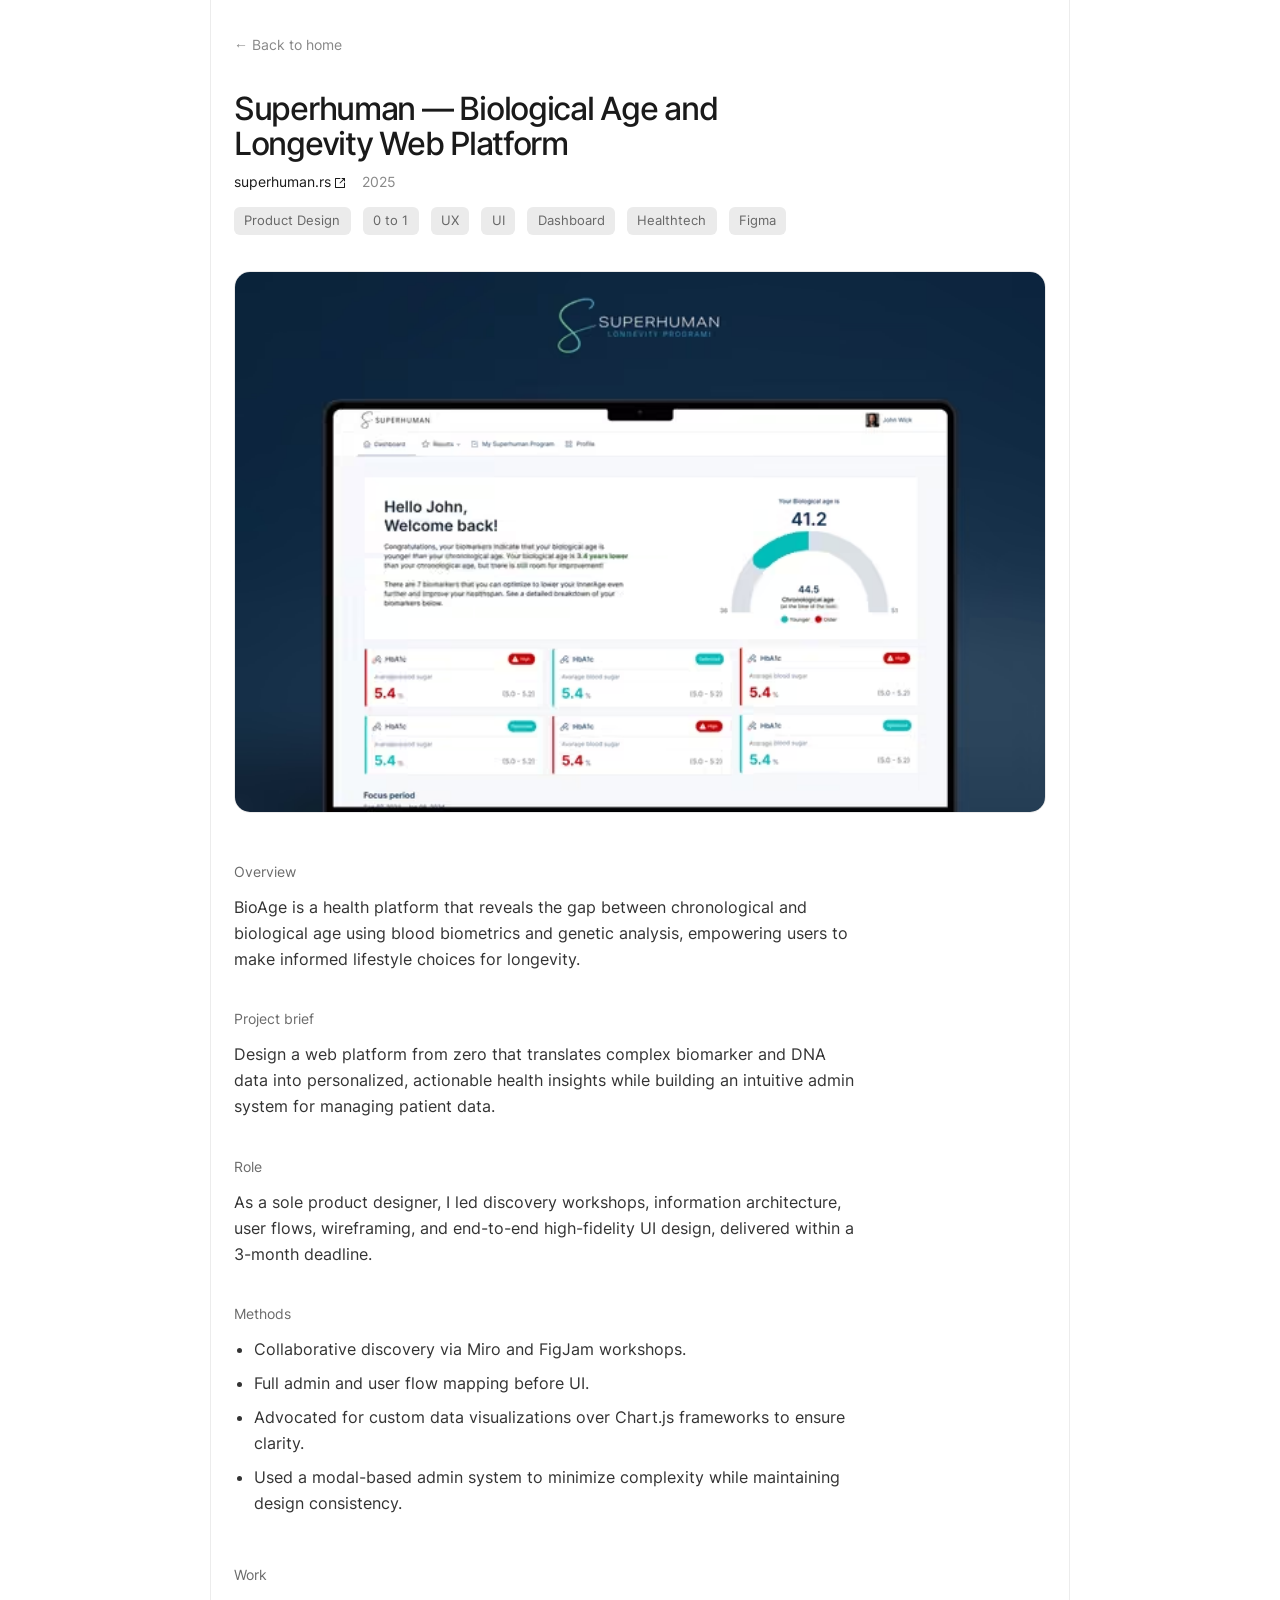
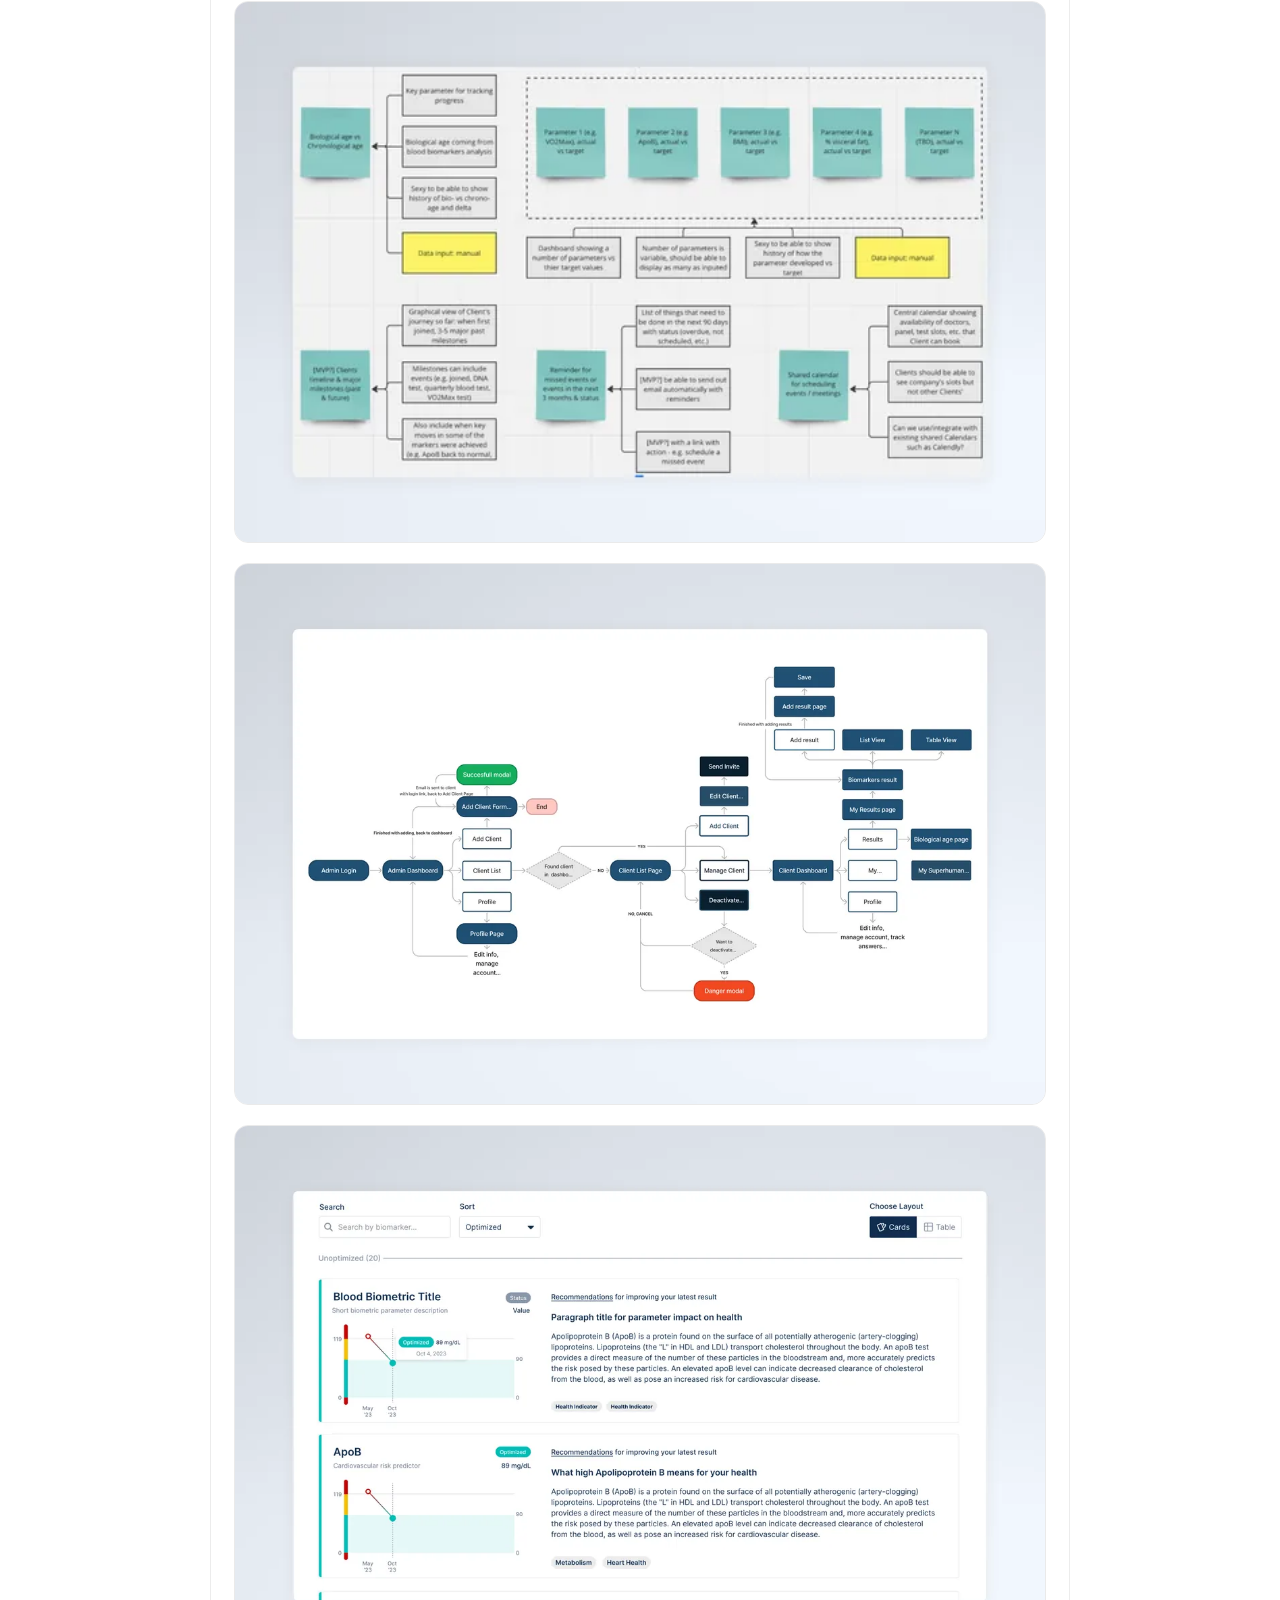
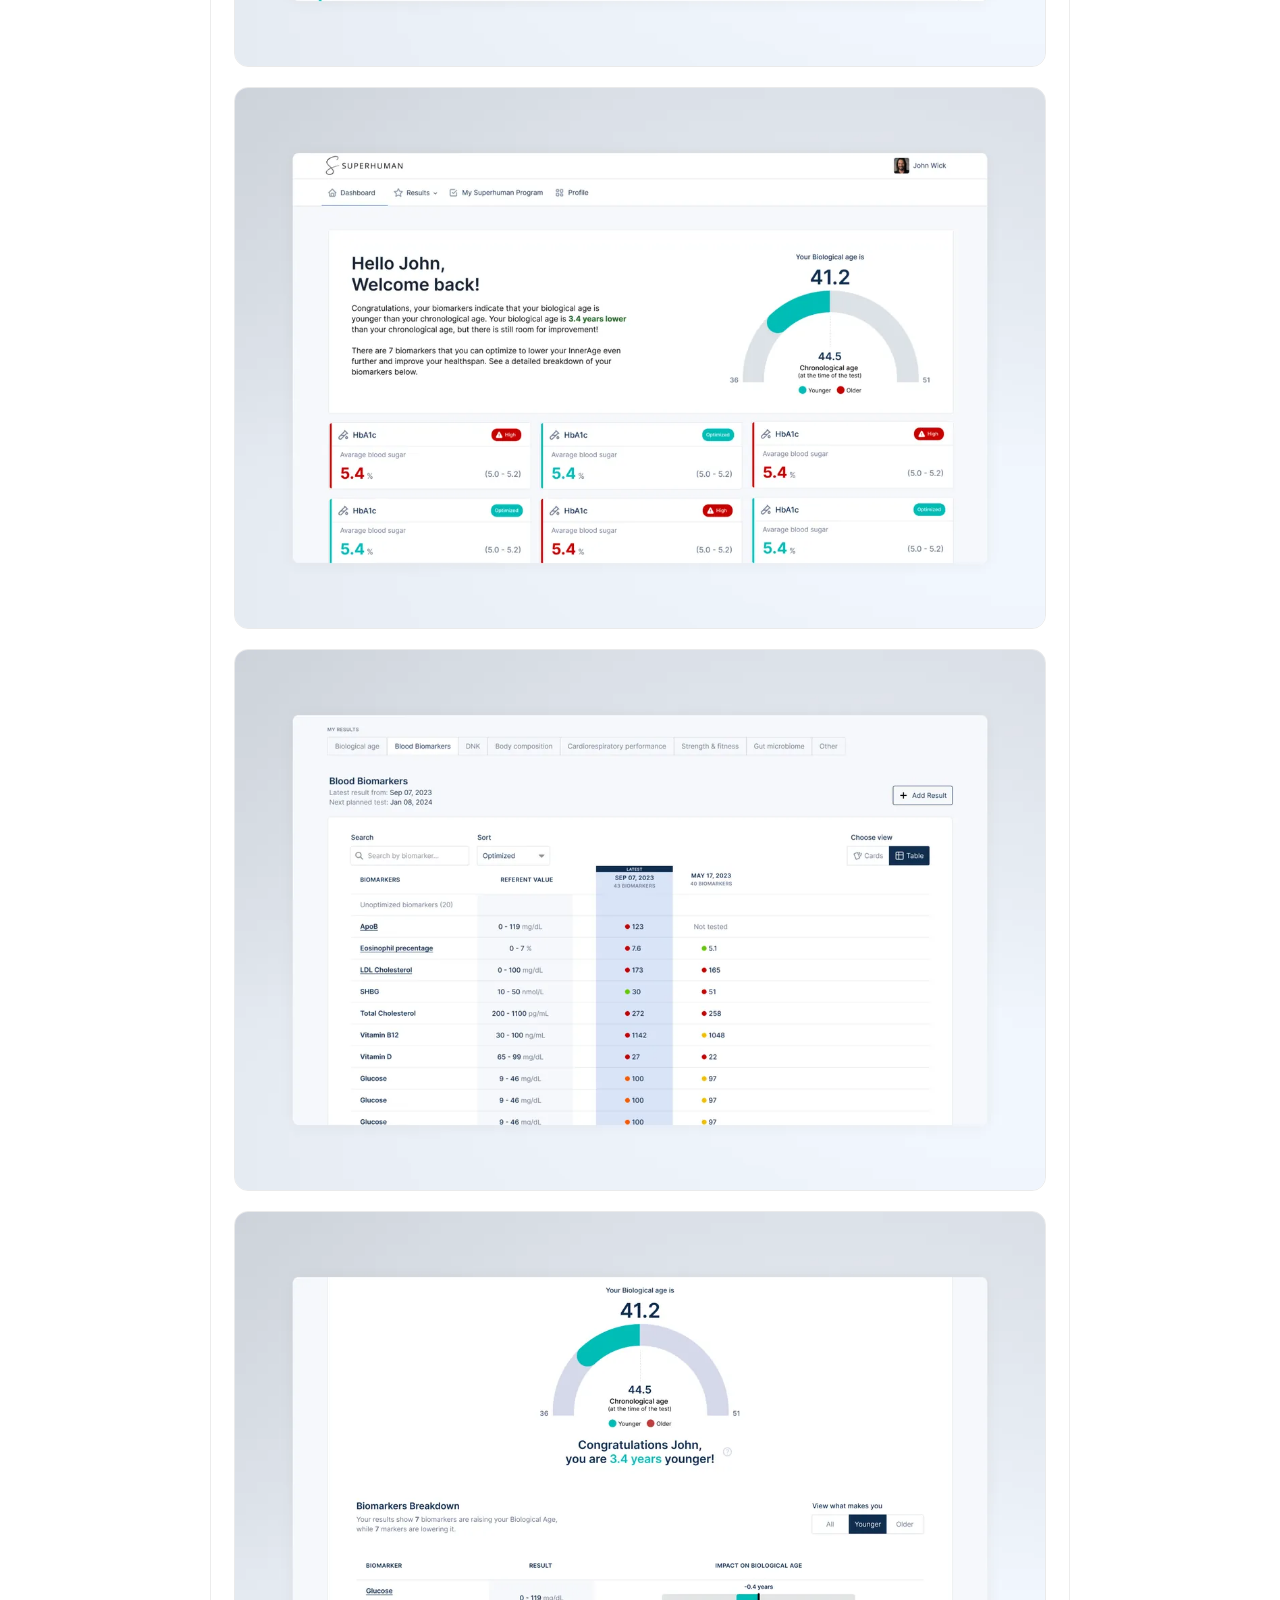
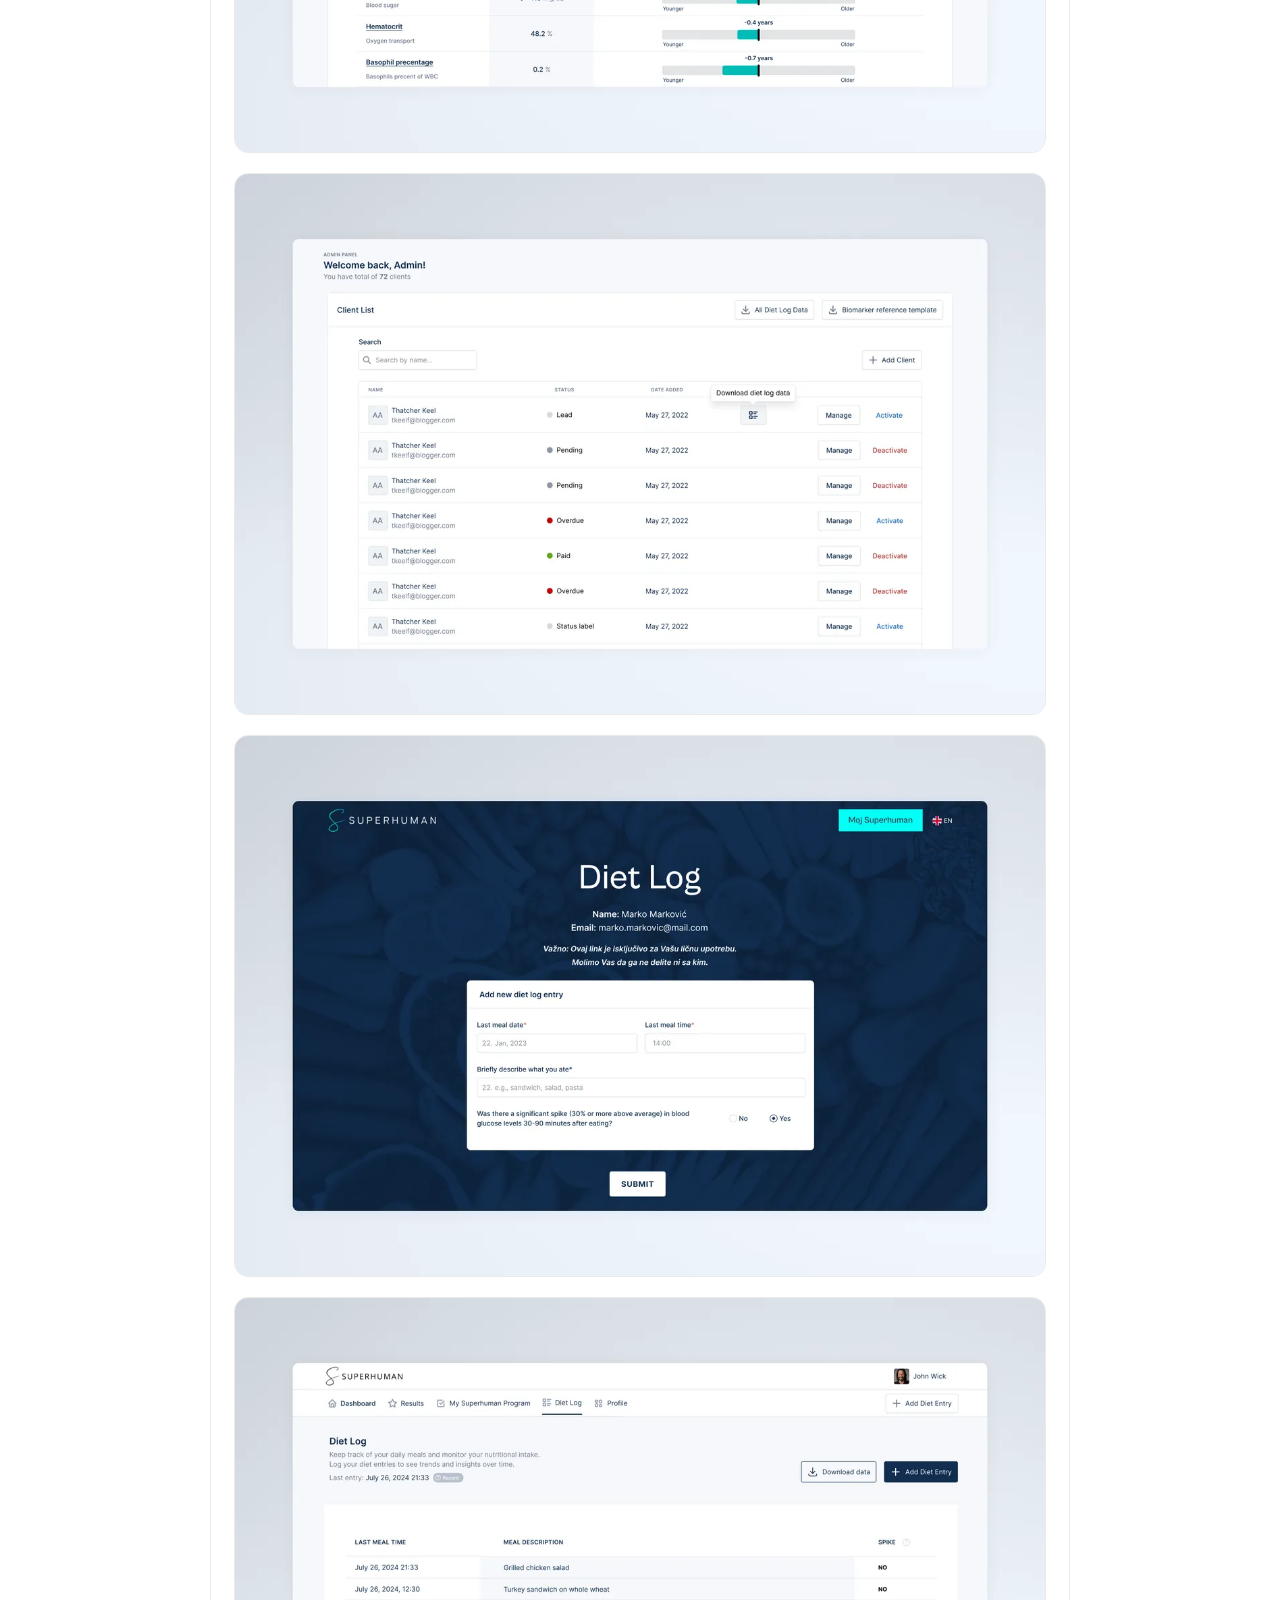
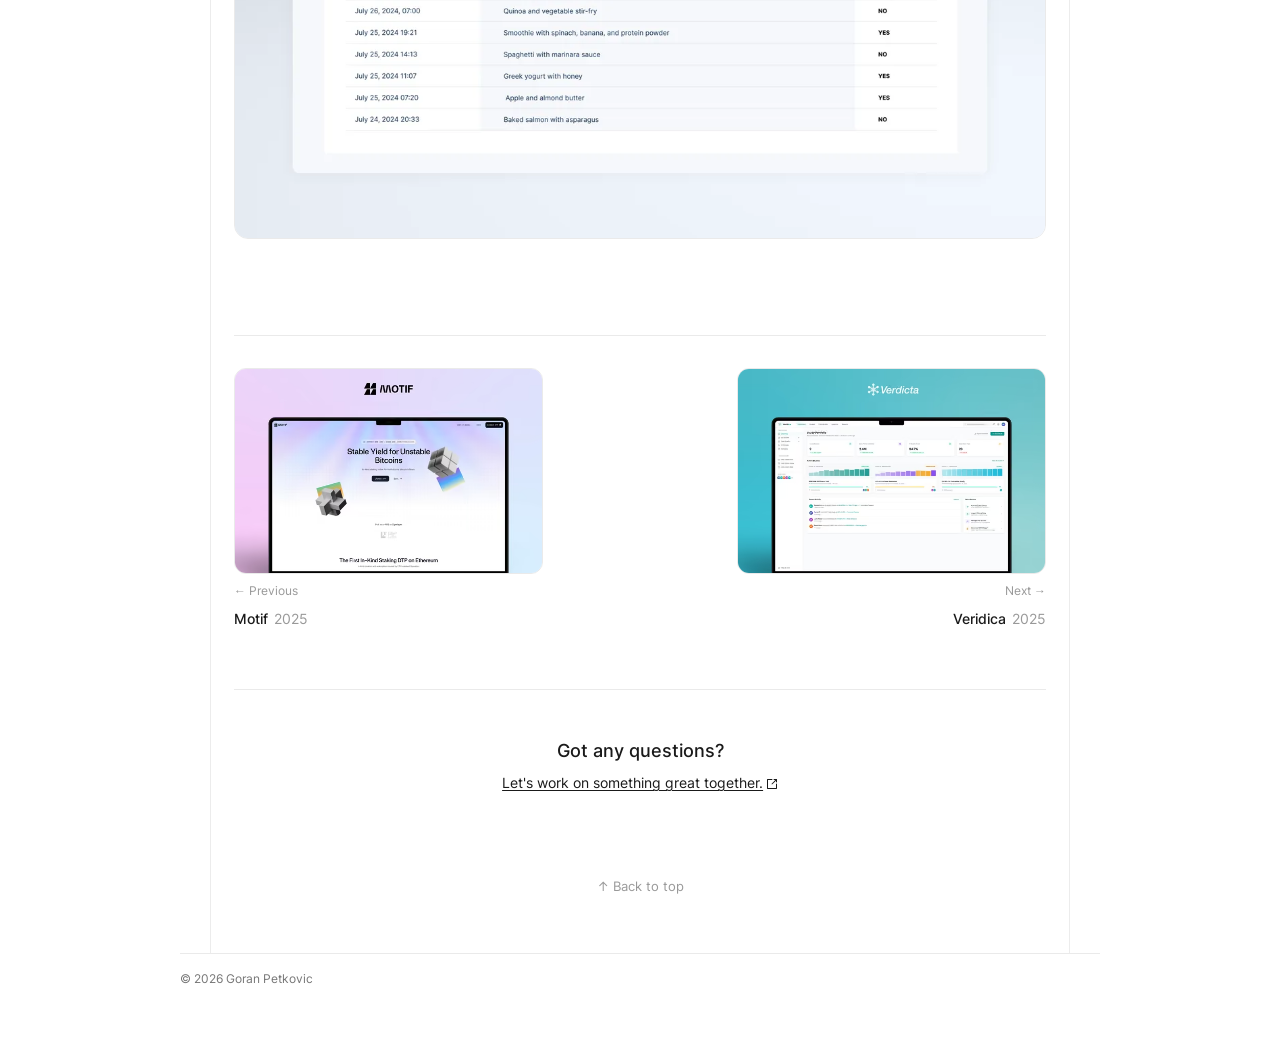
<file: projects/superhuman.html>
<!DOCTYPE html>
<html lang="en">
<head>
  <meta charset="utf-8">
  <meta name="viewport" content="width=device-width, initial-scale=1">
  <title>Superhuman — Goran Petkovic</title>
  <meta name="description" content="Superhuman (BioAge) is a biological age and longevity web platform. Product design case study: biomarker data, health insights, admin system.">
  <meta name="robots" content="index, follow">
  <meta name="theme-color" content="#ffffff">
  <link rel="canonical" href="https://goranpetkovic.com/projects/superhuman.html">

  <meta property="og:type" content="article">
  <meta property="og:title" content="Superhuman — Biological Age and Longevity Web Platform">
  <meta property="og:description" content="Health platform for biological age, biomarkers, and longevity insights.">
  <meta property="og:url" content="https://goranpetkovic.com/projects/superhuman.html">

  <meta property="og:image" content="https://goranpetkovic.com/assets/og-cover.jpg">
  <meta property="og:image:width" content="1200">
  <meta property="og:image:height" content="630">

  <link rel="icon" type="image/svg+xml" href="/favicon.svg">
  <link rel="preload" href="/css/style.min.css" as="style">
  <link rel="preload" href="/assets/fonts/inter-latin-400-normal.woff2" as="font" type="font/woff2" crossorigin>
  <link rel="preload" href="/assets/fonts/inter-latin-600-normal.woff2" as="font" type="font/woff2" crossorigin>
  <link rel="preload" as="image" type="image/avif" imagesrcset="/assets/portfolio/superhuman/Cover-Superhumen-600w.avif 600w, /assets/portfolio/superhuman/Cover-Superhumen-750w.avif 750w, /assets/portfolio/superhuman/Cover-Superhumen.avif 1200w" imagesizes="(max-width: 900px) calc(100vw - 3rem), 860px" fetchpriority="high">
  <link rel="stylesheet" href="/css/style.min.css">
</head>
<body>
  <a class="skip-link" href="#main">Skip to main content</a>

  <main id="main" class="project-page">
    <div class="project-page-inner">
      <nav class="project-back" aria-label="Back to home">
        <a class="link-back" href="/">← Back to home</a>
      </nav>

      <header class="project-header">
        <h1 class="project-title">Superhuman — Biological Age and Longevity Web Platform</h1>
        <p class="project-meta">
          <a class="project-link link-external" href="https://superhuman.rs/" target="_blank" rel="noopener noreferrer">superhuman.rs<svg class="ext-icon" width="12" height="12" viewBox="0 0 24 24" fill="currentColor" aria-hidden="true"><path d="M21,11c-0.6,0-1,0.4-1,1v8H4V4h8c0.6,0,1-0.4,1-1s-0.4-1-1-1H3C2.4,2,2,2.4,2,3v18c0,0.6,0.4,1,1,1h18c0.6,0,1-0.4,1-1v-9C22,11.4,21.6,11,21,11z"/><path d="M21.9,2.6c-0.1-0.2-0.3-0.4-0.5-0.5C21.3,2,21.1,2,21,2h-5c-0.6,0-1,0.4-1,1s0.4,1,1,1h2.6l-7.3,7.3c-0.4,0.4-0.4,1,0,1.4c0.2,0.2,0.5,0.3,0.7,0.3s0.5-0.1,0.7-0.3L20,5.4V8c0,0.6,0.4,1,1,1s1-0.4,1-1V3C22,2.9,22,2.7,21.9,2.6z"/></svg></a>
          <span class="project-year">2025</span>
        </p>
        <ul class="project-tags" aria-label="Project tags">
          <li>Product Design</li>
          <li>0 to 1</li>
          <li>UX</li>
          <li>UI</li>
          <li>Dashboard</li>
          <li>Healthtech</li>
          <li>Figma</li>
        </ul>
      </header>

      <figure class="project-hero-image">
        <picture>
          <source srcset="/assets/portfolio/superhuman/Cover-Superhumen-600w.avif 600w, /assets/portfolio/superhuman/Cover-Superhumen-750w.avif 750w, /assets/portfolio/superhuman/Cover-Superhumen.avif 1200w" sizes="(max-width: 900px) calc(100vw - 3rem), 860px" type="image/avif">
          <source srcset="/assets/portfolio/superhuman/Cover-Superhumen-600w.webp 600w, /assets/portfolio/superhuman/Cover-Superhumen-750w.webp 750w, /assets/portfolio/superhuman/Cover-Superhumen.webp 1200w" sizes="(max-width: 900px) calc(100vw - 3rem), 860px" type="image/webp">
          <img src="/assets/portfolio/superhuman/Cover-Superhumen.png" alt="Superhuman BioAge product overview" width="1200" height="800" fetchpriority="high" loading="eager" decoding="async">
        </picture>
      </figure>

      <div class="project-content">
        <section class="project-section" aria-labelledby="overview-heading">
          <h2 id="overview-heading" class="project-section-title">Overview</h2>
          <p>BioAge is a health platform that reveals the gap between chronological and biological age using blood biometrics and genetic analysis, empowering users to make informed lifestyle choices for longevity.</p>
        </section>

        <section class="project-section" aria-labelledby="brief-heading">
          <h2 id="brief-heading" class="project-section-title">Project brief</h2>
          <p>Design a web platform from zero that translates complex biomarker and DNA data into personalized, actionable health insights while building an intuitive admin system for managing patient data.</p>
        </section>

        <section class="project-section" aria-labelledby="role-heading">
          <h2 id="role-heading" class="project-section-title">Role</h2>
          <p>As a sole product designer, I led discovery workshops, information architecture, user flows, wireframing, and end-to-end high-fidelity UI design, delivered within a 3-month deadline.</p>
        </section>

        <section class="project-section" aria-labelledby="methods-heading">
          <h2 id="methods-heading" class="project-section-title">Methods</h2>
          <ul class="project-methods">
            <li>Collaborative discovery via Miro and FigJam workshops.</li>
            <li>Full admin and user flow mapping before UI.</li>
            <li>Advocated for custom data visualizations over Chart.js frameworks to ensure clarity.</li>
            <li>Used a modal-based admin system to minimize complexity while maintaining design consistency.</li>
          </ul>
        </section>

        <section class="project-gallery" aria-label="Project images">
          <h2 class="project-section-title">Work</h2>
          <figure class="project-image">
            <picture>
              <source srcset="/assets/portfolio/superhuman/Photo1-Superhuman-600w.webp 600w, /assets/portfolio/superhuman/Photo1-Superhuman-750w.webp 750w, /assets/portfolio/superhuman/Photo1-Superhuman.webp 1200w" sizes="(max-width: 900px) calc(100vw - 3rem), 860px" type="image/webp">
              <img src="/assets/portfolio/superhuman/Photo1-Superhuman.png" alt="Superhuman interface" width="1200" height="800" loading="lazy" decoding="async">
            </picture>
          </figure>
          <figure class="project-image">
            <picture>
              <source srcset="/assets/portfolio/superhuman/Photo2-Superhuman-600w.webp 600w, /assets/portfolio/superhuman/Photo2-Superhuman-750w.webp 750w, /assets/portfolio/superhuman/Photo2-Superhuman.webp 1200w" sizes="(max-width: 900px) calc(100vw - 3rem), 860px" type="image/webp">
              <img src="/assets/portfolio/superhuman/Photo2-Superhuman.png" alt="Superhuman flow" width="1200" height="800" loading="lazy" decoding="async">
            </picture>
          </figure>
          <figure class="project-image">
            <picture>
              <source srcset="/assets/portfolio/superhuman/Photo3-Superhuman-600w.webp 600w, /assets/portfolio/superhuman/Photo3-Superhuman-750w.webp 750w, /assets/portfolio/superhuman/Photo3-Superhuman.webp 1200w" sizes="(max-width: 900px) calc(100vw - 3rem), 860px" type="image/webp">
              <img src="/assets/portfolio/superhuman/Photo3-Superhuman.png" alt="Superhuman flow" width="1200" height="800" loading="lazy" decoding="async">
            </picture>
          </figure>
          <figure class="project-image">
            <picture>
              <source srcset="/assets/portfolio/superhuman/Photo4-Superhuman-600w.webp 600w, /assets/portfolio/superhuman/Photo4-Superhuman-750w.webp 750w, /assets/portfolio/superhuman/Photo4-Superhuman.webp 1200w" sizes="(max-width: 900px) calc(100vw - 3rem), 860px" type="image/webp">
              <img src="/assets/portfolio/superhuman/Photo4-Superhuman.png" alt="Superhuman flow" width="1200" height="800" loading="lazy" decoding="async">
            </picture>
          </figure>
          <figure class="project-image">
            <picture>
              <source srcset="/assets/portfolio/superhuman/Photo5-Superhuman-600w.webp 600w, /assets/portfolio/superhuman/Photo5-Superhuman-750w.webp 750w, /assets/portfolio/superhuman/Photo5-Superhuman.webp 1200w" sizes="(max-width: 900px) calc(100vw - 3rem), 860px" type="image/webp">
              <img src="/assets/portfolio/superhuman/Photo5-Superhuman.png" alt="Superhuman flow" width="1200" height="800" loading="lazy" decoding="async">
            </picture>
          </figure>
          <figure class="project-image">
            <picture>
              <source srcset="/assets/portfolio/superhuman/Photo6-Superhuman-600w.webp 600w, /assets/portfolio/superhuman/Photo6-Superhuman-750w.webp 750w, /assets/portfolio/superhuman/Photo6-Superhuman.webp 1200w" sizes="(max-width: 900px) calc(100vw - 3rem), 860px" type="image/webp">
              <img src="/assets/portfolio/superhuman/Photo6-Superhuman.png" alt="Superhuman flow" width="1200" height="800" loading="lazy" decoding="async">
            </picture>
          </figure>
          <figure class="project-image">
            <picture>
              <source srcset="/assets/portfolio/superhuman/Photo7-Superhuman-600w.webp 600w, /assets/portfolio/superhuman/Photo7-Superhuman-750w.webp 750w, /assets/portfolio/superhuman/Photo7-Superhuman.webp 1200w" sizes="(max-width: 900px) calc(100vw - 3rem), 860px" type="image/webp">
              <img src="/assets/portfolio/superhuman/Photo7-Superhuman.png" alt="Superhuman flow" width="1200" height="800" loading="lazy" decoding="async">
            </picture>
          </figure>
          <figure class="project-image">
            <picture>
              <source srcset="/assets/portfolio/superhuman/Photo8-Superhuman-600w.webp 600w, /assets/portfolio/superhuman/Photo8-Superhuman-750w.webp 750w, /assets/portfolio/superhuman/Photo8-Superhuman.webp 1200w" sizes="(max-width: 900px) calc(100vw - 3rem), 860px" type="image/webp">
              <img src="/assets/portfolio/superhuman/Photo8-Superhuman.png" alt="Superhuman flow" width="1200" height="800" loading="lazy" decoding="async">
            </picture>
          </figure>
          <figure class="project-image project-image-full">
            <picture>
              <source srcset="/assets/portfolio/superhuman/Photo9-Superhuman-600w.webp 600w, /assets/portfolio/superhuman/Photo9-Superhuman-750w.webp 750w, /assets/portfolio/superhuman/Photo9-Superhuman.webp 1200w" sizes="(max-width: 900px) calc(100vw - 3rem), 860px" type="image/webp">
              <img src="/assets/portfolio/superhuman/Photo9-Superhuman.png" alt="Superhuman full-width visual" width="1200" height="800" loading="lazy" decoding="async">
            </picture>
          </figure>
        </section>

        <nav class="project-nav" aria-label="Project navigation">
          <a class="project-nav-link project-nav-prev" href="/projects/motif.html">
            <picture>
              <source srcset="/assets/portfolio/motif/Cover-Motif-600w.avif" sizes="(max-width: 900px) calc(100vw - 3rem), 860px" type="image/avif">
              <source srcset="/assets/portfolio/motif/Cover-Motif-600w.webp" sizes="(max-width: 900px) calc(100vw - 3rem), 860px" type="image/webp">
              <img class="project-nav-img" src="/assets/portfolio/motif/Cover-Motif-600w.png" alt="" width="600" height="400" loading="lazy" decoding="async">
            </picture>
            <span class="project-nav-direction">← Previous</span>
            <span class="project-nav-name">Motif <span class="project-nav-year">2025</span></span>
          </a>
          <a class="project-nav-link project-nav-next" href="/projects/veridica.html">
            <picture>
              <source srcset="/assets/portfolio/veridica/Cover-Veridica-600w.avif" sizes="(max-width: 900px) calc(100vw - 3rem), 860px" type="image/avif">
              <source srcset="/assets/portfolio/veridica/Cover-Veridica-600w.webp" sizes="(max-width: 900px) calc(100vw - 3rem), 860px" type="image/webp">
              <img class="project-nav-img" src="/assets/portfolio/veridica/Cover-Veridica-600w.png" alt="" width="600" height="400" loading="lazy" decoding="async">
            </picture>
            <span class="project-nav-direction">Next →</span>
            <span class="project-nav-name">Veridica <span class="project-nav-year">2025</span></span>
          </a>
        </nav>

        <section class="project-cta" aria-labelledby="cta-heading">
          <h2 id="cta-heading" class="project-cta-title">Got any questions?</h2>
          <p class="project-cta-text">
            <a class="link-external" href="mailto:hello@goranpetkovic.com">Let's work on something great together.<svg class="ext-icon" width="12" height="12" viewBox="0 0 24 24" fill="currentColor" aria-hidden="true"><path d="M21,11c-0.6,0-1,0.4-1,1v8H4V4h8c0.6,0,1-0.4,1-1s-0.4-1-1-1H3C2.4,2,2,2.4,2,3v18c0,0.6,0.4,1,1,1h18c0.6,0,1-0.4,1-1v-9C22,11.4,21.6,11,21,11z"/><path d="M21.9,2.6c-0.1-0.2-0.3-0.4-0.5-0.5C21.3,2,21.1,2,21,2h-5c-0.6,0-1,0.4-1,1s0.4,1,1,1h2.6l-7.3,7.3c-0.4,0.4-0.4,1,0,1.4c0.2,0.2,0.5,0.3,0.7,0.3s0.5-0.1,0.7-0.3L20,5.4V8c0,0.6,0.4,1,1,1s1-0.4,1-1V3C22,2.9,22,2.7,21.9,2.6z"/></svg></a>
          </p>
        </section>

        <a class="back-to-top" href="#main">↑ Back to top</a>
      </div>
    </div>
  </main>

  <footer class="site-footer">
    <div class="footer-row">
      <p class="copyright">&copy; 2026 Goran Petkovic</p>
    </div>
  </footer>

  <script src="/js/main.min.js" defer></script>
</body>
</html>
</file>
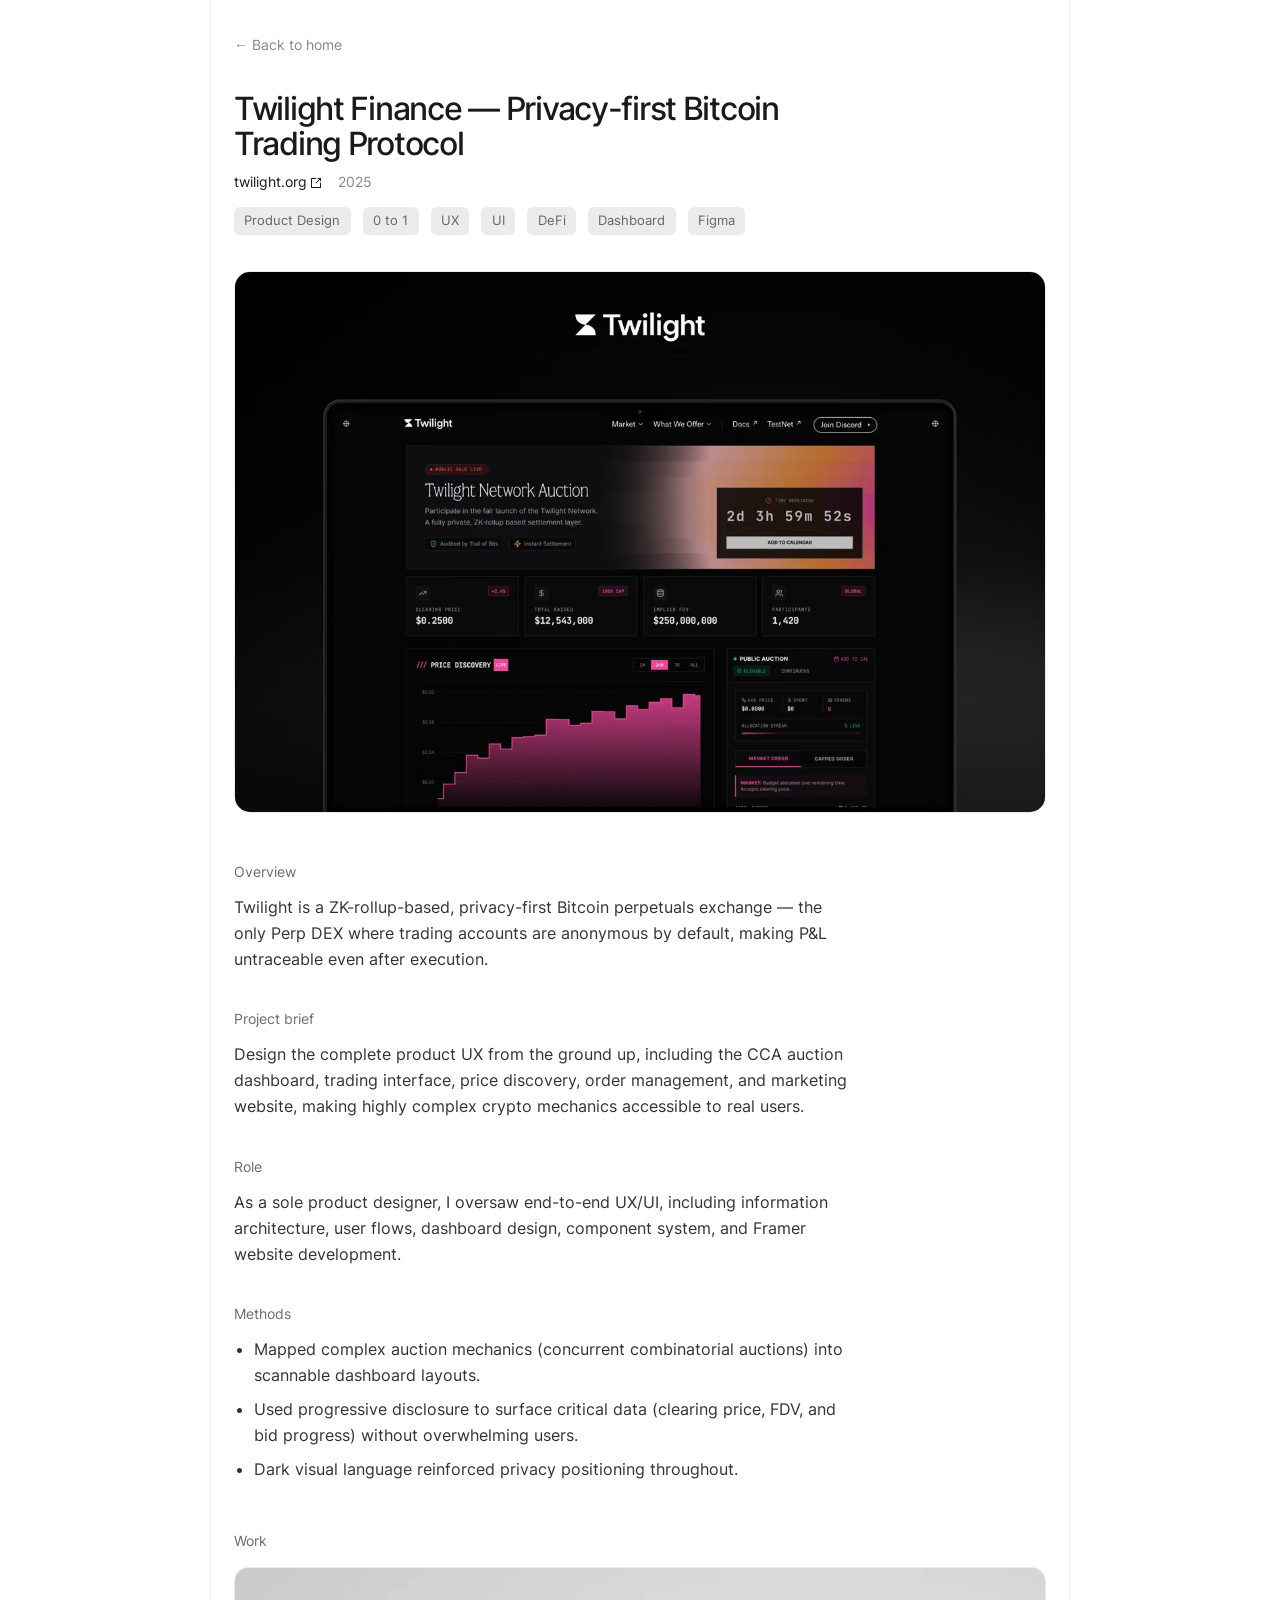
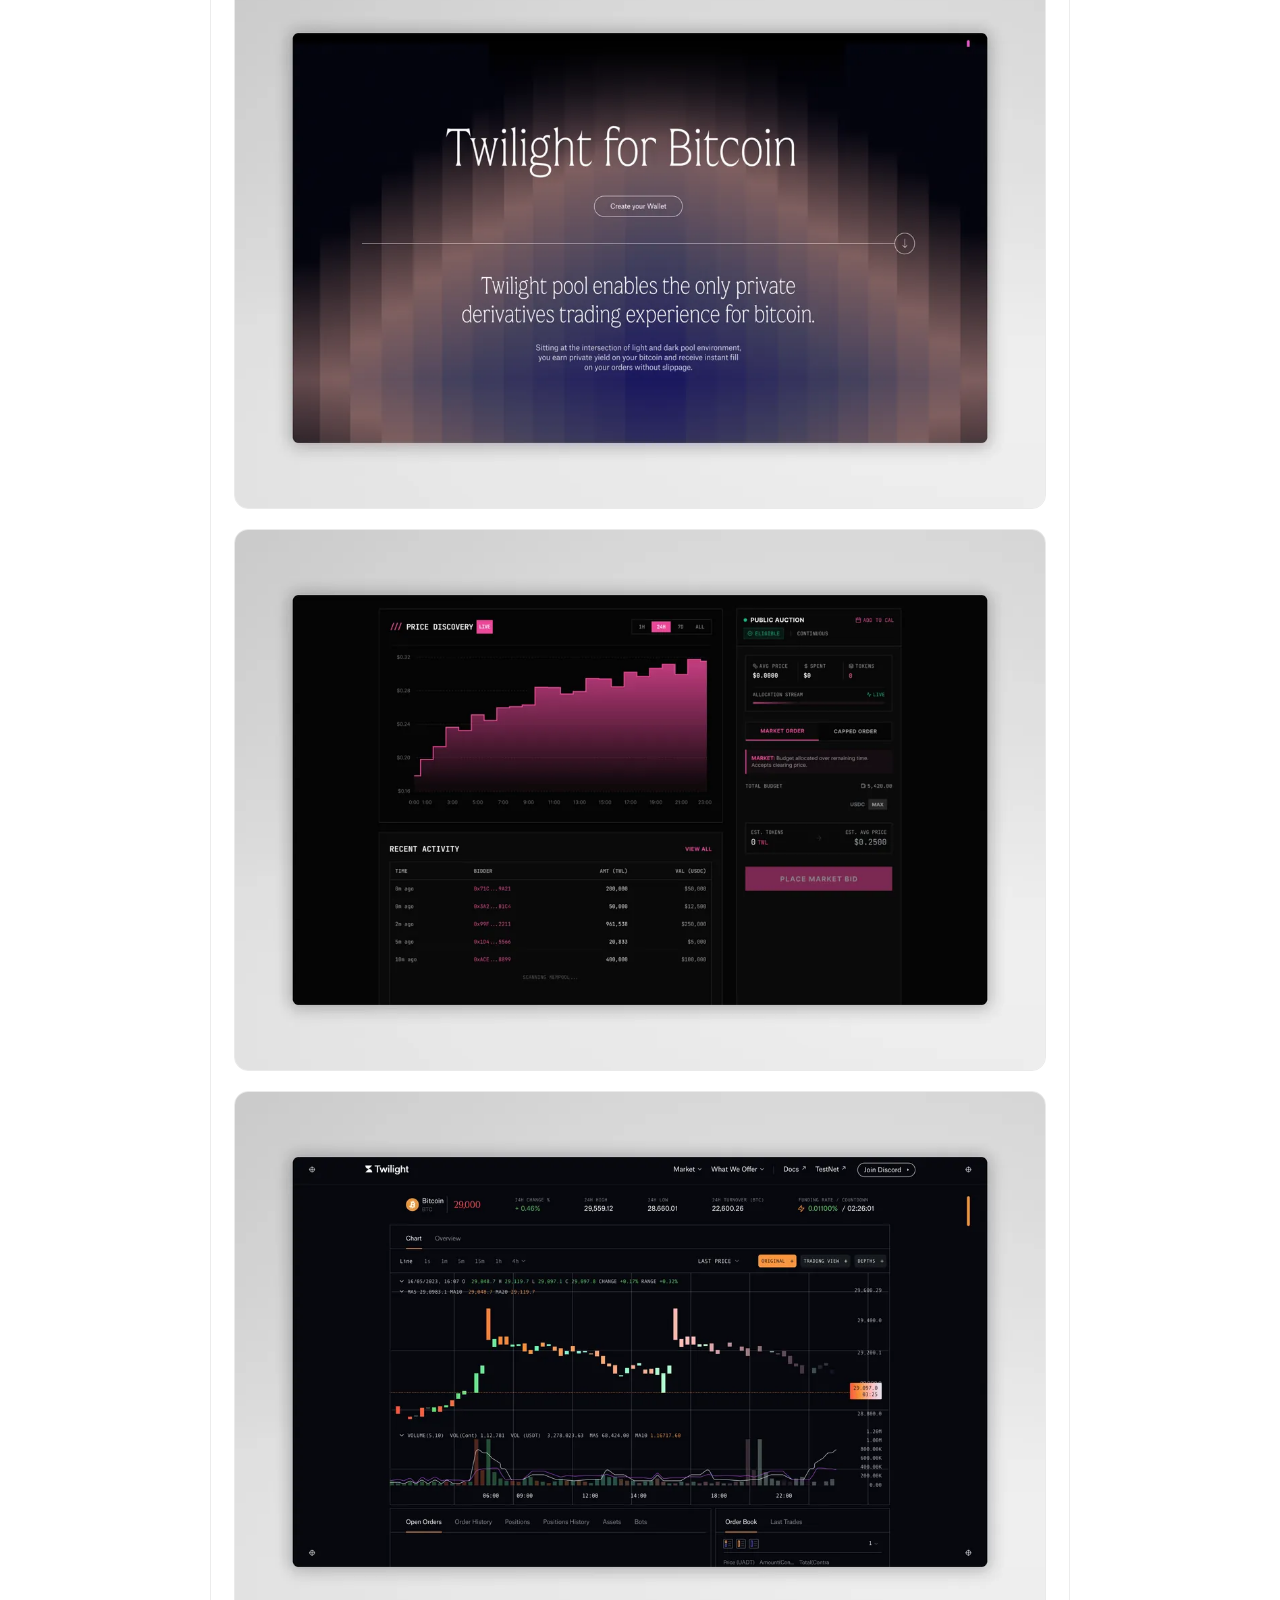
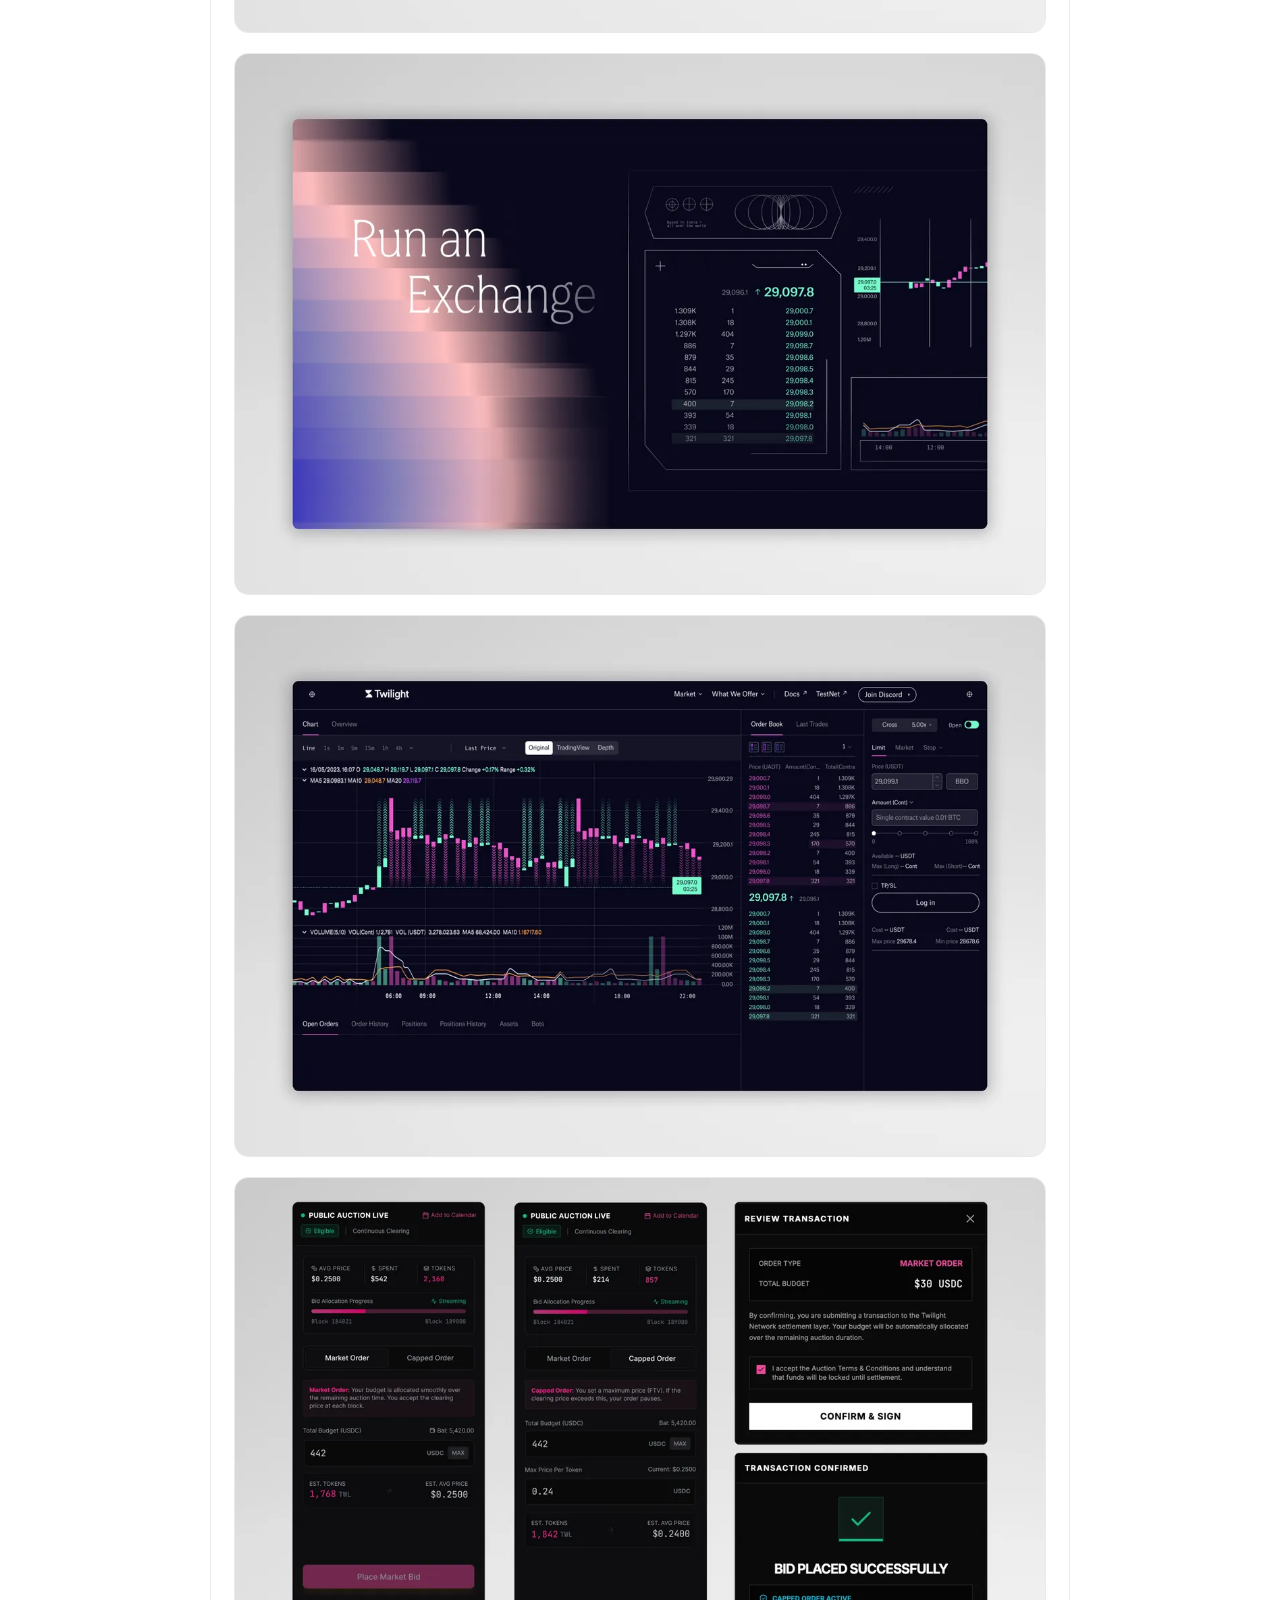
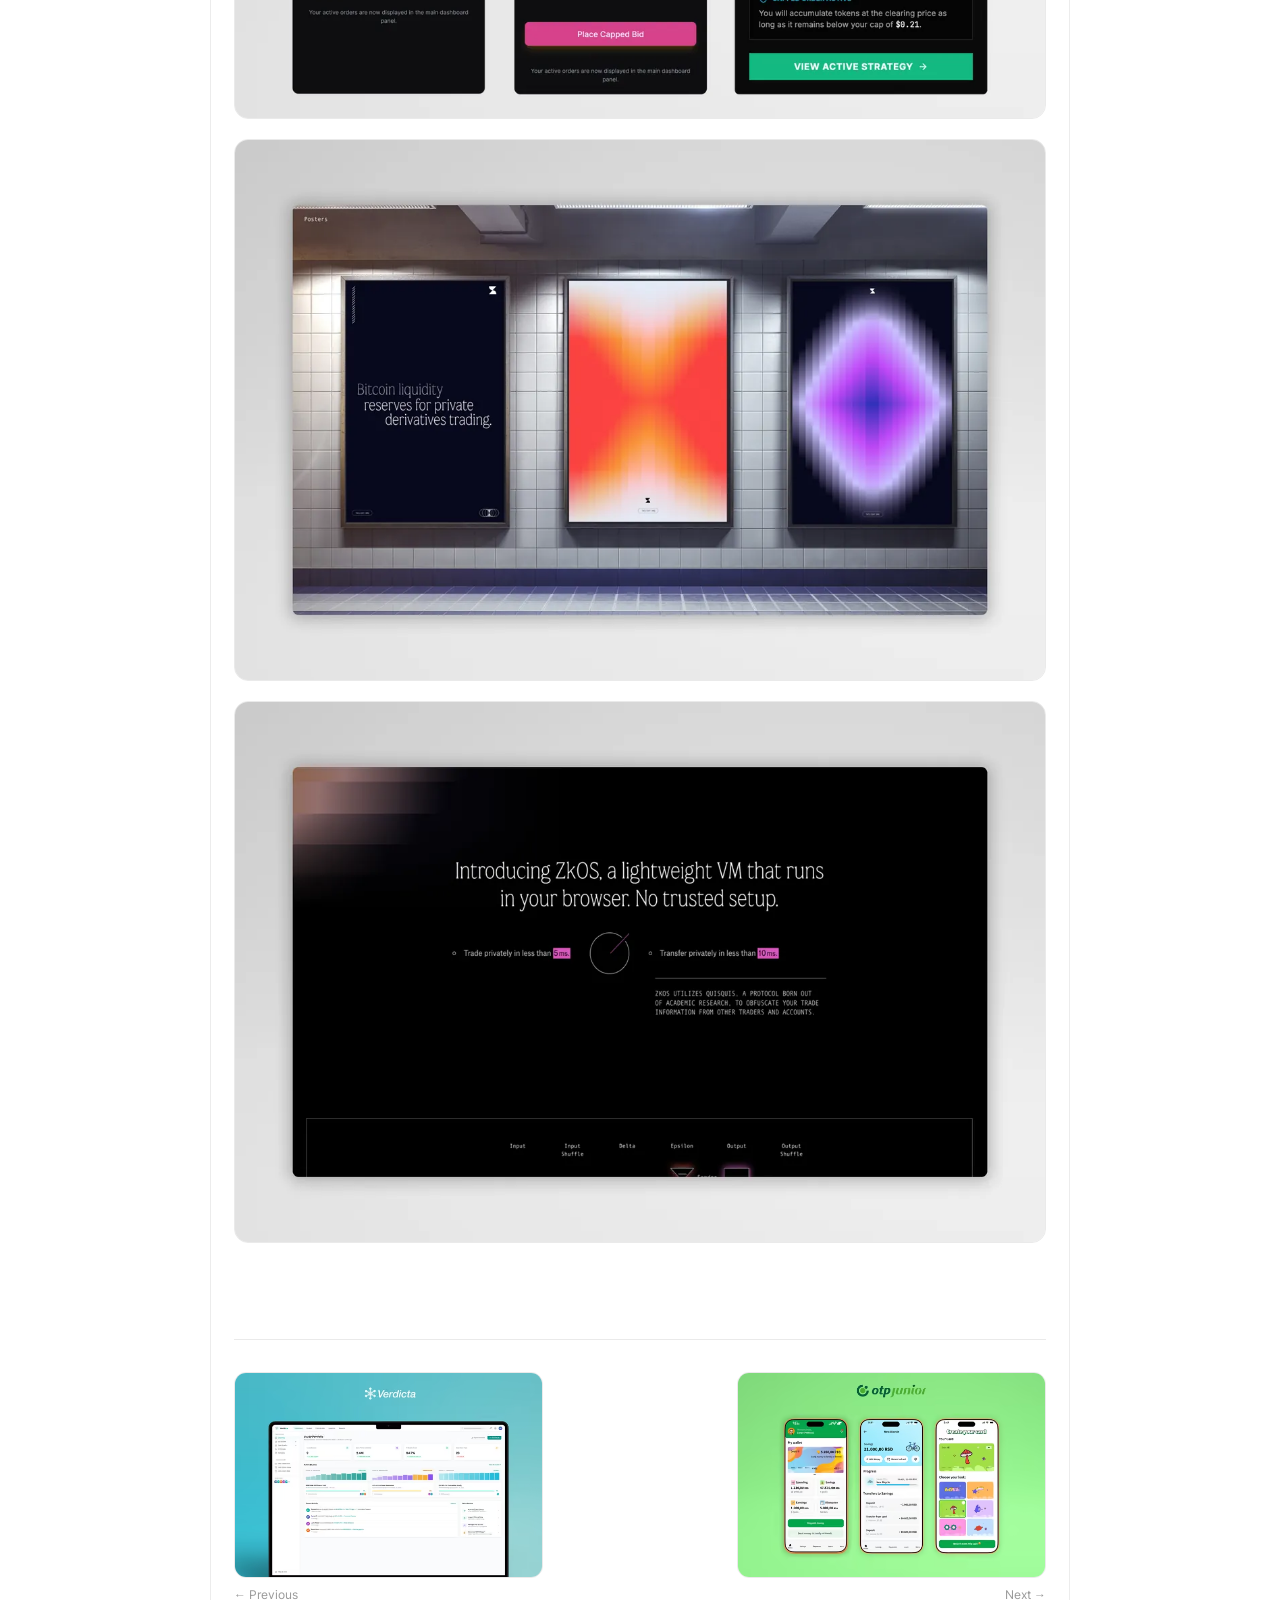
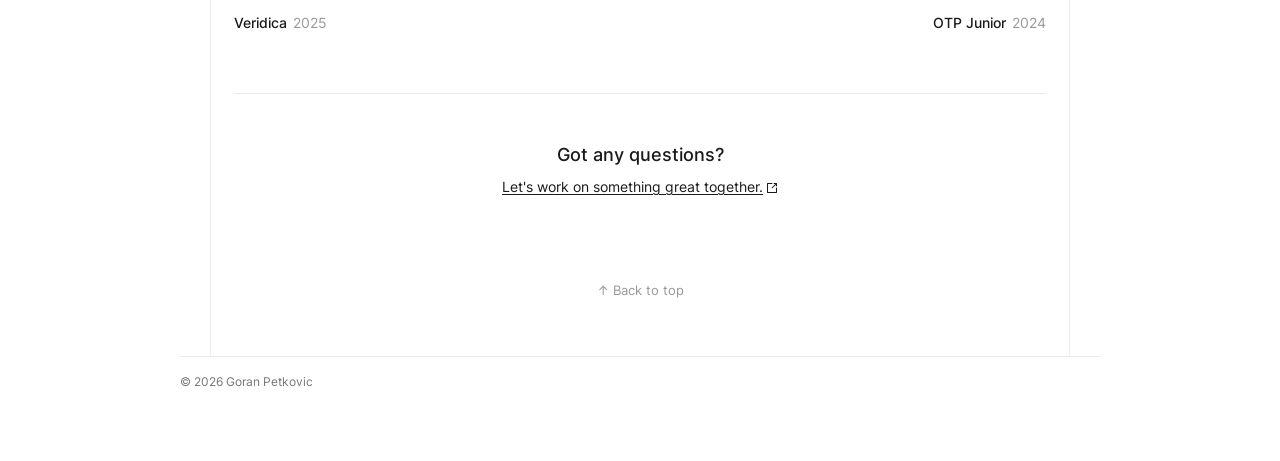
<file: projects/twilight.html>
<!DOCTYPE html>
<html lang="en">
<head>
  <meta charset="utf-8">
  <meta name="viewport" content="width=device-width, initial-scale=1">
  <title>Twilight Finance — Goran Petkovic</title>
  <meta name="description" content="Twilight is a privacy-first Bitcoin perpetuals exchange. Product design case study: CCA auction dashboard, trading interface, and marketing website.">
  <meta name="robots" content="index, follow">
  <meta name="theme-color" content="#ffffff">
  <link rel="canonical" href="https://goranpetkovic.com/projects/twilight.html">

  <meta property="og:type" content="article">
  <meta property="og:title" content="Twilight Finance — Privacy-first Bitcoin Trading Protocol">
  <meta property="og:description" content="Product design case study: CCA auction dashboard, trading interface, and marketing website.">
  <meta property="og:url" content="https://goranpetkovic.com/projects/twilight.html">

  <meta property="og:image" content="https://goranpetkovic.com/assets/og-cover.jpg">
  <meta property="og:image:width" content="1200">
  <meta property="og:image:height" content="630">

  <link rel="icon" type="image/svg+xml" href="/favicon.svg">
  <link rel="preload" href="/css/style.min.css" as="style">
  <link rel="preload" href="/assets/fonts/inter-latin-400-normal.woff2" as="font" type="font/woff2" crossorigin>
  <link rel="preload" href="/assets/fonts/inter-latin-600-normal.woff2" as="font" type="font/woff2" crossorigin>
  <link rel="preload" as="image" type="image/avif" imagesrcset="/assets/portfolio/twilight/Cover-Twilight-600w.avif 600w, /assets/portfolio/twilight/Cover-Twilight-750w.avif 750w, /assets/portfolio/twilight/Cover-Twilight.avif 1200w" imagesizes="(max-width: 900px) calc(100vw - 3rem), 860px" fetchpriority="high">
  <link rel="stylesheet" href="/css/style.min.css">
</head>
<body>
  <a class="skip-link" href="#main">Skip to main content</a>

  <main id="main" class="project-page">
    <div class="project-page-inner">
      <nav class="project-back" aria-label="Back to home">
        <a class="link-back" href="/">← Back to home</a>
      </nav>

      <header class="project-header">
        <h1 class="project-title">Twilight Finance — Privacy-first Bitcoin Trading Protocol</h1>
        <p class="project-meta">
          <a class="project-link link-external" href="https://www.twilight.org" target="_blank" rel="noopener noreferrer">twilight.org<svg class="ext-icon" width="12" height="12" viewBox="0 0 24 24" fill="currentColor" aria-hidden="true"><path d="M21,11c-0.6,0-1,0.4-1,1v8H4V4h8c0.6,0,1-0.4,1-1s-0.4-1-1-1H3C2.4,2,2,2.4,2,3v18c0,0.6,0.4,1,1,1h18c0.6,0,1-0.4,1-1v-9C22,11.4,21.6,11,21,11z"/><path d="M21.9,2.6c-0.1-0.2-0.3-0.4-0.5-0.5C21.3,2,21.1,2,21,2h-5c-0.6,0-1,0.4-1,1s0.4,1,1,1h2.6l-7.3,7.3c-0.4,0.4-0.4,1,0,1.4c0.2,0.2,0.5,0.3,0.7,0.3s0.5-0.1,0.7-0.3L20,5.4V8c0,0.6,0.4,1,1,1s1-0.4,1-1V3C22,2.9,22,2.7,21.9,2.6z"/></svg></a>
          <span class="project-year">2025</span>
        </p>
        <ul class="project-tags" aria-label="Project tags">
          <li>Product Design</li>
          <li>0 to 1</li>
          <li>UX</li>
          <li>UI</li>
          <li>DeFi</li>
          <li>Dashboard</li>
          <li>Figma</li>
        </ul>
      </header>

      <figure class="project-hero-image">
        <picture>
          <source srcset="/assets/portfolio/twilight/Cover-Twilight-600w.avif 600w, /assets/portfolio/twilight/Cover-Twilight-750w.avif 750w, /assets/portfolio/twilight/Cover-Twilight.avif 1200w" sizes="(max-width: 900px) calc(100vw - 3rem), 860px" type="image/avif">
          <source srcset="/assets/portfolio/twilight/Cover-Twilight-600w.webp 600w, /assets/portfolio/twilight/Cover-Twilight-750w.webp 750w, /assets/portfolio/twilight/Cover-Twilight.webp 1200w" sizes="(max-width: 900px) calc(100vw - 3rem), 860px" type="image/webp">
          <img src="/assets/portfolio/twilight/Cover-Twilight.png" alt="Twilight Finance product overview" width="1200" height="800" fetchpriority="high" loading="eager" decoding="async">
        </picture>
      </figure>

      <div class="project-content">
        <section class="project-section" aria-labelledby="overview-heading">
          <h2 id="overview-heading" class="project-section-title">Overview</h2>
          <p>Twilight is a ZK-rollup-based, privacy-first Bitcoin perpetuals exchange — the only Perp DEX where trading accounts are anonymous by default, making P&L untraceable even after execution.</p>
        </section>

        <section class="project-section" aria-labelledby="brief-heading">
          <h2 id="brief-heading" class="project-section-title">Project brief</h2>
          <p>Design the complete product UX from the ground up, including the CCA auction dashboard, trading interface, price discovery, order management, and marketing website, making highly complex crypto mechanics accessible to real users.</p>
        </section>

        <section class="project-section" aria-labelledby="role-heading">
          <h2 id="role-heading" class="project-section-title">Role</h2>
          <p>As a sole product designer, I oversaw end-to-end UX/UI, including information architecture, user flows, dashboard design, component system, and Framer website development.</p>
        </section>

        <section class="project-section" aria-labelledby="methods-heading">
          <h2 id="methods-heading" class="project-section-title">Methods</h2>
          <ul class="project-methods">
            <li>Mapped complex auction mechanics (concurrent combinatorial auctions) into scannable dashboard layouts.</li>
            <li>Used progressive disclosure to surface critical data (clearing price, FDV, and bid progress) without overwhelming users.</li>
            <li>Dark visual language reinforced privacy positioning throughout.</li>
          </ul>
        </section>

        <section class="project-gallery" aria-label="Project images">
          <h2 class="project-section-title">Work</h2>
          <figure class="project-image">
            <picture>
              <source srcset="/assets/portfolio/twilight/Photo1-Twilight-600w.webp 600w, /assets/portfolio/twilight/Photo1-Twilight-750w.webp 750w, /assets/portfolio/twilight/Photo1-Twilight.webp 1200w" sizes="(max-width: 900px) calc(100vw - 3rem), 860px" type="image/webp">
              <img src="/assets/portfolio/twilight/Photo1-Twilight.png" alt="Twilight for Bitcoin — hero and Create your Wallet CTA" width="1200" height="800" loading="lazy" decoding="async">
            </picture>
          </figure>
          <figure class="project-image">
            <picture>
              <source srcset="/assets/portfolio/twilight/Photo2-Twilight-600w.webp 600w, /assets/portfolio/twilight/Photo2-Twilight-750w.webp 750w, /assets/portfolio/twilight/Photo2-Twilight.webp 1200w" sizes="(max-width: 900px) calc(100vw - 3rem), 860px" type="image/webp">
              <img src="/assets/portfolio/twilight/Photo2-Twilight.png" alt="Twilight interface or dashboard" width="1200" height="800" loading="lazy" decoding="async">
            </picture>
          </figure>
          <figure class="project-image">
            <picture>
              <source srcset="/assets/portfolio/twilight/Photo3-Twilight-600w.webp 600w, /assets/portfolio/twilight/Photo3-Twilight-750w.webp 750w, /assets/portfolio/twilight/Photo3-Twilight.webp 1200w" sizes="(max-width: 900px) calc(100vw - 3rem), 860px" type="image/webp">
              <img src="/assets/portfolio/twilight/Photo3-Twilight.png" alt="Twilight product screen" width="1200" height="800" loading="lazy" decoding="async">
            </picture>
          </figure>
          <figure class="project-image">
            <picture>
              <source srcset="/assets/portfolio/twilight/Photo4-Twilight-600w.webp 600w, /assets/portfolio/twilight/Photo4-Twilight-750w.webp 750w, /assets/portfolio/twilight/Photo4-Twilight.webp 1200w" sizes="(max-width: 900px) calc(100vw - 3rem), 860px" type="image/webp">
              <img src="/assets/portfolio/twilight/Photo4-Twilight.png" alt="Twilight product visual" width="1200" height="800" loading="lazy" decoding="async">
            </picture>
          </figure>
          <figure class="project-image">
            <picture>
              <source srcset="/assets/portfolio/twilight/Photo5-Twilight-600w.webp 600w, /assets/portfolio/twilight/Photo5-Twilight-750w.webp 750w, /assets/portfolio/twilight/Photo5-Twilight.webp 1200w" sizes="(max-width: 900px) calc(100vw - 3rem), 860px" type="image/webp">
              <img src="/assets/portfolio/twilight/Photo5-Twilight.png" alt="Twilight product screen" width="1200" height="800" loading="lazy" decoding="async">
            </picture>
          </figure>
          <figure class="project-image">
            <picture>
              <source srcset="/assets/portfolio/twilight/Photo6-Twilight-600w.webp 600w, /assets/portfolio/twilight/Photo6-Twilight-750w.webp 750w, /assets/portfolio/twilight/Photo6-Twilight.webp 1200w" sizes="(max-width: 900px) calc(100vw - 3rem), 860px" type="image/webp">
              <img src="/assets/portfolio/twilight/Photo6-Twilight.png" alt="Twilight product screen" width="1200" height="800" loading="lazy" decoding="async">
            </picture>
          </figure>
          <figure class="project-image">
            <picture>
              <source srcset="/assets/portfolio/twilight/Photo8-Twilight-600w.webp 600w, /assets/portfolio/twilight/Photo8-Twilight-750w.webp 750w, /assets/portfolio/twilight/Photo8-Twilight.webp 1200w" sizes="(max-width: 900px) calc(100vw - 3rem), 860px" type="image/webp">
              <img src="/assets/portfolio/twilight/Photo8-Twilight.png" alt="Twilight product screen" width="1200" height="800" loading="lazy" decoding="async">
            </picture>
          </figure>
          <figure class="project-image project-image-full">
            <picture>
              <source srcset="/assets/portfolio/twilight/Photo7-Twilight-600w.webp 600w, /assets/portfolio/twilight/Photo7-Twilight-750w.webp 750w, /assets/portfolio/twilight/Photo7-Twilight.webp 1200w" sizes="(max-width: 900px) calc(100vw - 3rem), 860px" type="image/webp">
              <img src="/assets/portfolio/twilight/Photo7-Twilight.png" alt="Twilight full-width visual" width="1200" height="800" loading="lazy" decoding="async">
            </picture>
          </figure>
        </section>

        <nav class="project-nav" aria-label="Project navigation">
          <a class="project-nav-link project-nav-prev" href="/projects/veridica.html">
            <picture>
              <source srcset="/assets/portfolio/veridica/Cover-Veridica-600w.avif" sizes="(max-width: 900px) calc(100vw - 3rem), 860px" type="image/avif">
              <source srcset="/assets/portfolio/veridica/Cover-Veridica-600w.webp" sizes="(max-width: 900px) calc(100vw - 3rem), 860px" type="image/webp">
              <img class="project-nav-img" src="/assets/portfolio/veridica/Cover-Veridica-600w.png" alt="" width="600" height="400" loading="lazy" decoding="async">
            </picture>
            <span class="project-nav-direction">← Previous</span>
            <span class="project-nav-name">Veridica <span class="project-nav-year">2025</span></span>
          </a>
          <a class="project-nav-link project-nav-next" href="/projects/otp.html">
            <picture>
              <source srcset="/assets/portfolio/otp/Cover-OTP-600w.avif" sizes="(max-width: 900px) calc(100vw - 3rem), 860px" type="image/avif">
              <source srcset="/assets/portfolio/otp/Cover-OTP-600w.webp" sizes="(max-width: 900px) calc(100vw - 3rem), 860px" type="image/webp">
              <img class="project-nav-img" src="/assets/portfolio/otp/Cover-OTP-600w.png" alt="" width="600" height="400" loading="lazy" decoding="async">
            </picture>
            <span class="project-nav-direction">Next →</span>
            <span class="project-nav-name">OTP Junior <span class="project-nav-year">2024</span></span>
          </a>
        </nav>

        <section class="project-cta" aria-labelledby="cta-heading">
          <h2 id="cta-heading" class="project-cta-title">Got any questions?</h2>
          <p class="project-cta-text">
            <a class="link-external" href="mailto:hello@goranpetkovic.com">Let's work on something great together.<svg class="ext-icon" width="12" height="12" viewBox="0 0 24 24" fill="currentColor" aria-hidden="true"><path d="M21,11c-0.6,0-1,0.4-1,1v8H4V4h8c0.6,0,1-0.4,1-1s-0.4-1-1-1H3C2.4,2,2,2.4,2,3v18c0,0.6,0.4,1,1,1h18c0.6,0,1-0.4,1-1v-9C22,11.4,21.6,11,21,11z"/><path d="M21.9,2.6c-0.1-0.2-0.3-0.4-0.5-0.5C21.3,2,21.1,2,21,2h-5c-0.6,0-1,0.4-1,1s0.4,1,1,1h2.6l-7.3,7.3c-0.4,0.4-0.4,1,0,1.4c0.2,0.2,0.5,0.3,0.7,0.3s0.5-0.1,0.7-0.3L20,5.4V8c0,0.6,0.4,1,1,1s1-0.4,1-1V3C22,2.9,22,2.7,21.9,2.6z"/></svg></a>
          </p>
        </section>

        <a class="back-to-top" href="#main">↑ Back to top</a>
      </div>
    </div>
  </main>

  <footer class="site-footer">
    <div class="footer-row">
      <p class="copyright">&copy; 2026 Goran Petkovic</p>
    </div>
  </footer>

  <script src="/js/main.min.js" defer></script>
</body>
</html>
</file>
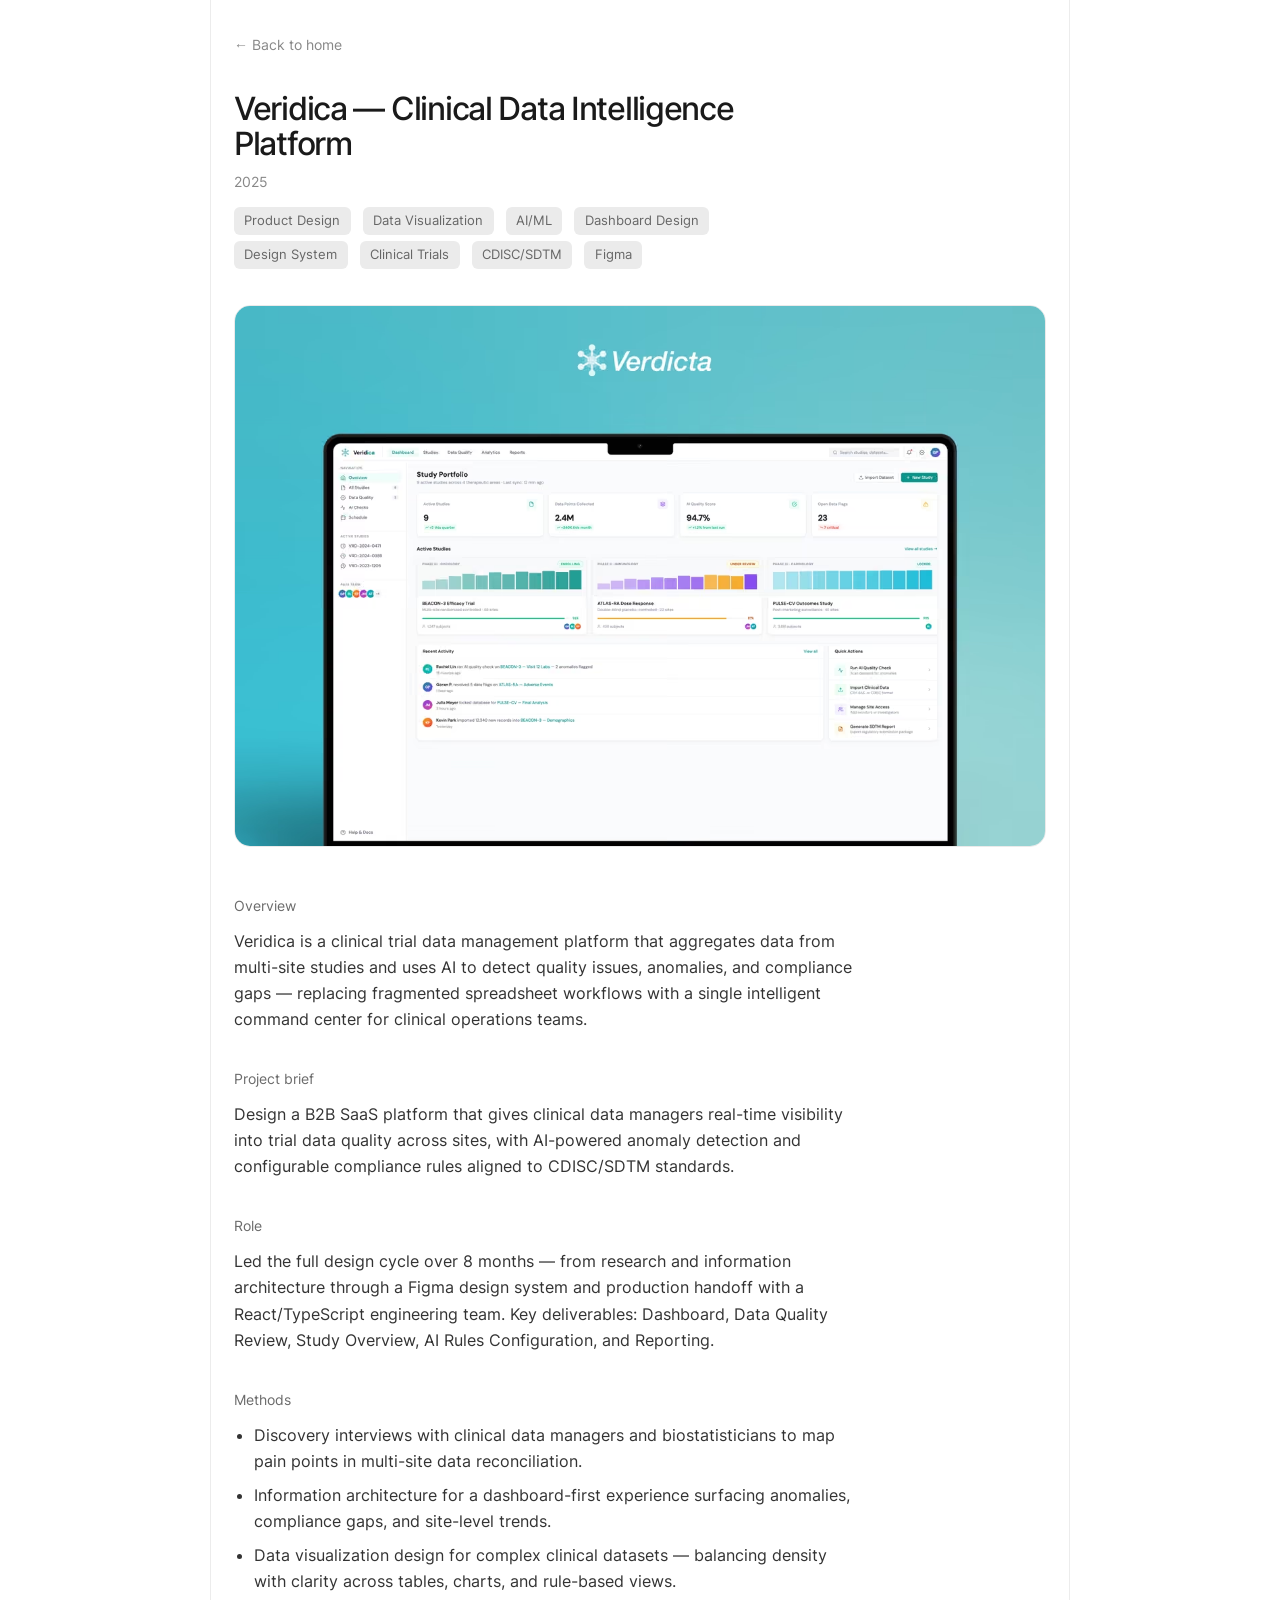
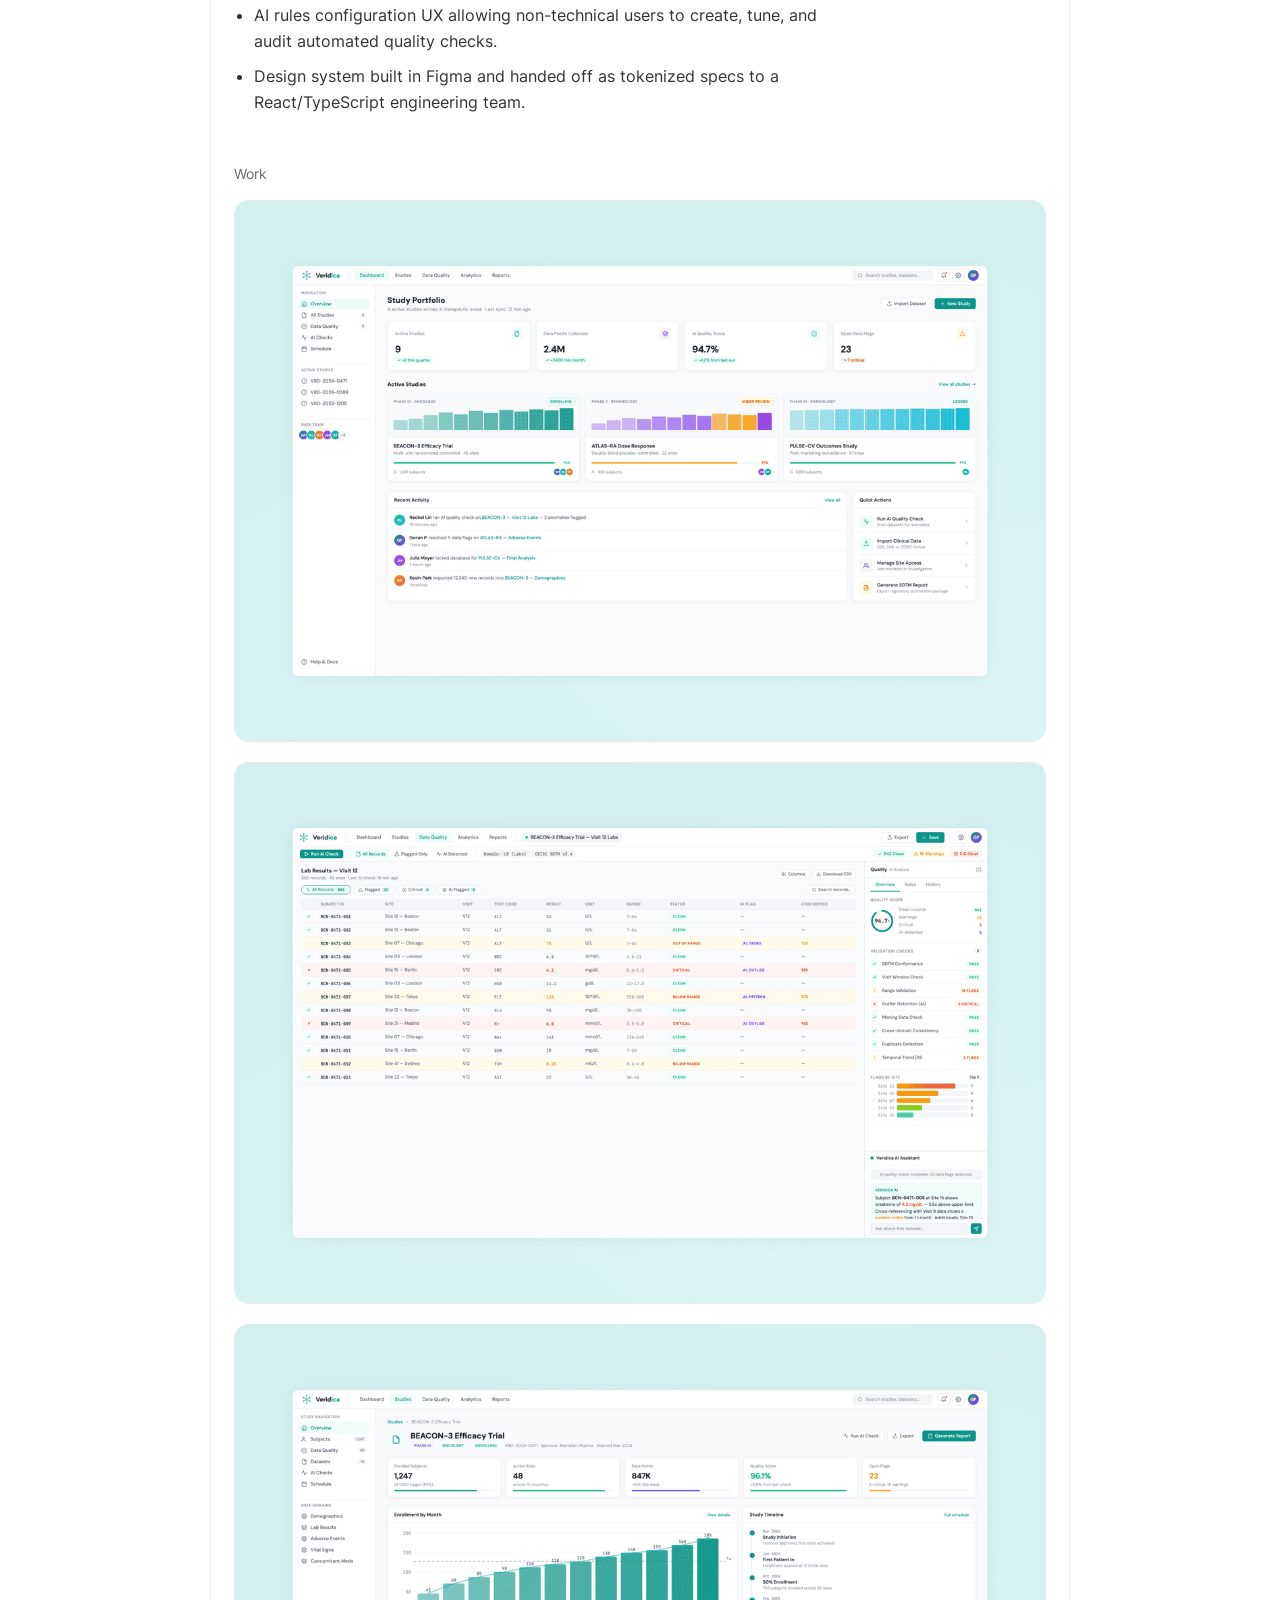
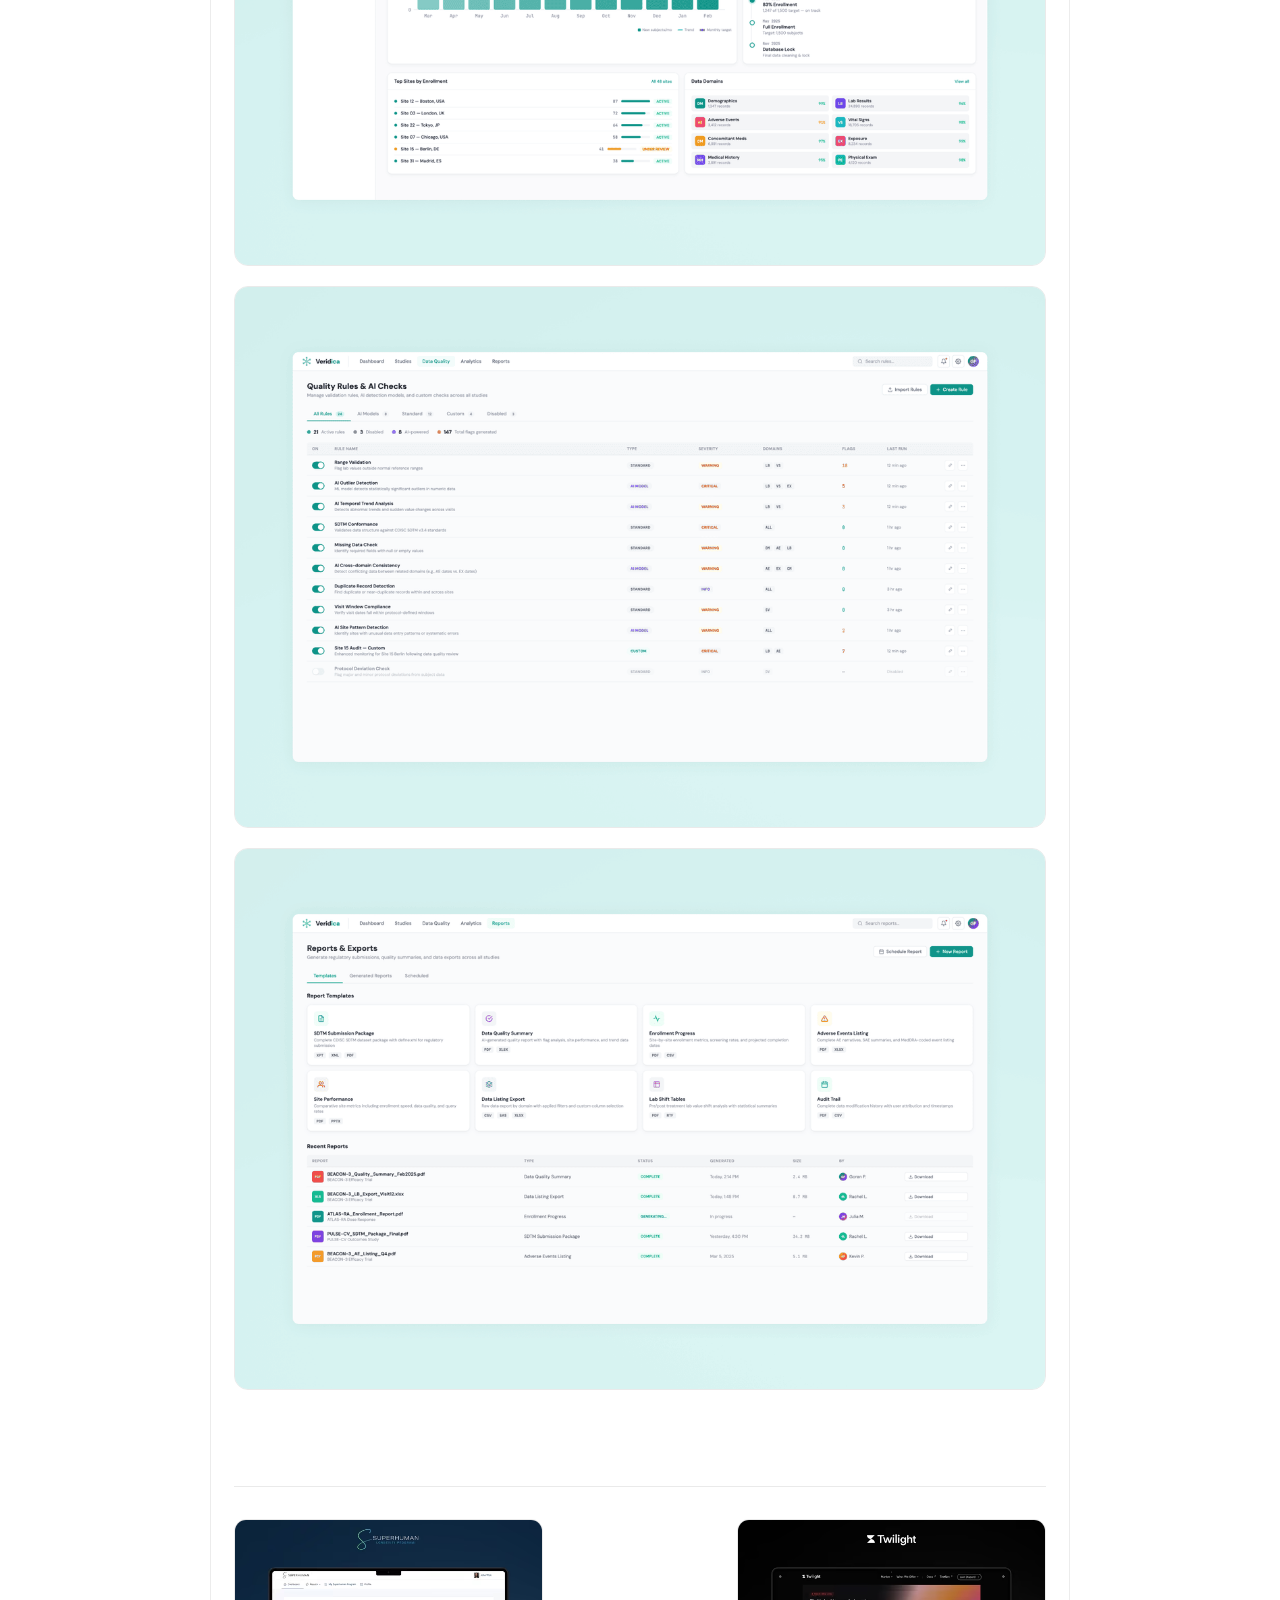
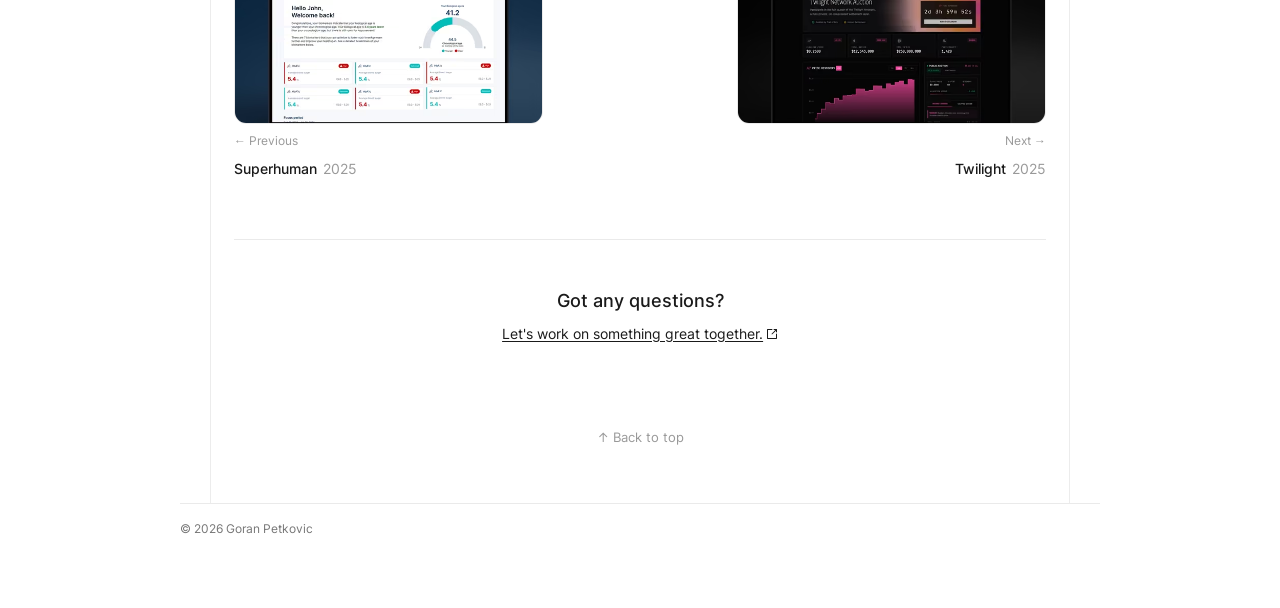
<file: projects/veridica.html>
<!DOCTYPE html>
<html lang="en">
<head>
  <meta charset="utf-8">
  <meta name="viewport" content="width=device-width, initial-scale=1">
  <title>Veridica — Goran Petkovic</title>
  <meta name="description" content="Veridica is a clinical data intelligence platform for healthcare and life sciences. Product design case study: data quality, compliance, and analytics.">
  <meta name="robots" content="index, follow">
  <meta name="theme-color" content="#ffffff">
  <link rel="canonical" href="https://goranpetkovic.com/projects/veridica.html">

  <meta property="og:type" content="article">
  <meta property="og:title" content="Veridica — Clinical Data Intelligence Platform">
  <meta property="og:description" content="B2B SaaS platform for clinical data quality, compliance, and analytics in healthcare & life sciences.">
  <meta property="og:url" content="https://goranpetkovic.com/projects/veridica.html">

  <meta property="og:image" content="https://goranpetkovic.com/assets/og-cover.jpg">
  <meta property="og:image:width" content="1200">
  <meta property="og:image:height" content="630">

  <link rel="icon" type="image/svg+xml" href="/favicon.svg">
  <link rel="preload" href="/css/style.min.css" as="style">
  <link rel="preload" href="/assets/fonts/inter-latin-400-normal.woff2" as="font" type="font/woff2" crossorigin>
  <link rel="preload" href="/assets/fonts/inter-latin-600-normal.woff2" as="font" type="font/woff2" crossorigin>
  <link rel="preload" as="image" type="image/avif" imagesrcset="/assets/portfolio/veridica/Cover-Veridica-600w.avif 600w, /assets/portfolio/veridica/Cover-Veridica-750w.avif 750w, /assets/portfolio/veridica/Cover-Veridica.avif 1200w" imagesizes="(max-width: 900px) calc(100vw - 3rem), 860px" fetchpriority="high">
  <link rel="stylesheet" href="/css/style.min.css">
</head>
<body>
  <a class="skip-link" href="#main">Skip to main content</a>

  <main id="main" class="project-page">
    <div class="project-page-inner">
      <nav class="project-back" aria-label="Back to home">
        <a class="link-back" href="/">← Back to home</a>
      </nav>

      <header class="project-header">
        <h1 class="project-title">Veridica — Clinical Data Intelligence Platform</h1>
        <p class="project-meta">
          <span class="project-year">2025</span>
        </p>
        <ul class="project-tags" aria-label="Project tags">
          <li>Product Design</li>
          <li>Data Visualization</li>
          <li>AI/ML</li>
          <li>Dashboard Design</li>
          <li>Design System</li>
          <li>Clinical Trials</li>
          <li>CDISC/SDTM</li>
          <li>Figma</li>
        </ul>
      </header>

      <figure class="project-hero-image">
        <picture>
          <source srcset="/assets/portfolio/veridica/Cover-Veridica-600w.avif 600w, /assets/portfolio/veridica/Cover-Veridica-750w.avif 750w, /assets/portfolio/veridica/Cover-Veridica.avif 1200w" sizes="(max-width: 900px) calc(100vw - 3rem), 860px" type="image/avif">
          <source srcset="/assets/portfolio/veridica/Cover-Veridica-600w.webp 600w, /assets/portfolio/veridica/Cover-Veridica-750w.webp 750w, /assets/portfolio/veridica/Cover-Veridica.webp 1200w" sizes="(max-width: 900px) calc(100vw - 3rem), 860px" type="image/webp">
          <img src="/assets/portfolio/veridica/Cover-Veridica.png" srcset="/assets/portfolio/veridica/Cover-Veridica-600w.png 600w, /assets/portfolio/veridica/Cover-Veridica.png 1200w" sizes="(max-width: 900px) calc(100vw - 3rem), 860px" alt="Veridica product overview" width="1200" height="800" loading="eager" fetchpriority="high">
        </picture>
      </figure>

      <div class="project-content">
        <section class="project-section" aria-labelledby="overview-heading">
          <h2 id="overview-heading" class="project-section-title">Overview</h2>
          <p>Veridica is a clinical trial data management platform that aggregates data from multi-site studies and uses AI to detect quality issues, anomalies, and compliance gaps — replacing fragmented spreadsheet workflows with a single intelligent command center for clinical operations teams.</p>
        </section>

        <section class="project-section" aria-labelledby="brief-heading">
          <h2 id="brief-heading" class="project-section-title">Project brief</h2>
          <p>Design a B2B SaaS platform that gives clinical data managers real-time visibility into trial data quality across sites, with AI-powered anomaly detection and configurable compliance rules aligned to CDISC/SDTM standards.</p>
        </section>

        <section class="project-section" aria-labelledby="role-heading">
          <h2 id="role-heading" class="project-section-title">Role</h2>
          <p>Led the full design cycle over 8 months — from research and information architecture through a Figma design system and production handoff with a React/TypeScript engineering team. Key deliverables: Dashboard, Data Quality Review, Study Overview, AI Rules Configuration, and Reporting.</p>
        </section>

        <section class="project-section" aria-labelledby="methods-heading">
          <h2 id="methods-heading" class="project-section-title">Methods</h2>
          <ul class="project-methods">
            <li>Discovery interviews with clinical data managers and biostatisticians to map pain points in multi-site data reconciliation.</li>
            <li>Information architecture for a dashboard-first experience surfacing anomalies, compliance gaps, and site-level trends.</li>
            <li>Data visualization design for complex clinical datasets — balancing density with clarity across tables, charts, and rule-based views.</li>
            <li>AI rules configuration UX allowing non-technical users to create, tune, and audit automated quality checks.</li>
            <li>Design system built in Figma and handed off as tokenized specs to a React/TypeScript engineering team.</li>
          </ul>
        </section>

        <section class="project-gallery" aria-label="Project images">
          <h2 class="project-section-title">Work</h2>
          <figure class="project-image">
            <img src="/assets/portfolio/veridica/Photo1-Veridica.png" alt="Veridica dashboard — data quality overview" width="1200" height="800" loading="lazy" decoding="async">
          </figure>
          <figure class="project-image">
            <img src="/assets/portfolio/veridica/Photo2-Veridica.png" alt="Veridica data quality review" width="1200" height="800" loading="lazy" decoding="async">
          </figure>
          <figure class="project-image">
            <img src="/assets/portfolio/veridica/Photo3-Veridica.png" alt="Veridica study overview" width="1200" height="800" loading="lazy" decoding="async">
          </figure>
          <figure class="project-image">
            <img src="/assets/portfolio/veridica/Photo4-Veridica.png" alt="Veridica AI rules configuration" width="1200" height="800" loading="lazy" decoding="async">
          </figure>
          <figure class="project-image project-image-full">
            <img src="/assets/portfolio/veridica/Photo5-Veridica.png" alt="Veridica reporting" width="1200" height="800" loading="lazy" decoding="async">
          </figure>
        </section>

        <nav class="project-nav" aria-label="Project navigation">
          <a class="project-nav-link project-nav-prev" href="/projects/superhuman.html">
            <picture>
              <source srcset="/assets/portfolio/superhuman/Cover-Superhumen-600w.avif" sizes="(max-width: 900px) calc(100vw - 3rem), 860px" type="image/avif">
              <source srcset="/assets/portfolio/superhuman/Cover-Superhumen-600w.webp" sizes="(max-width: 900px) calc(100vw - 3rem), 860px" type="image/webp">
              <img class="project-nav-img" src="/assets/portfolio/superhuman/Cover-Superhumen-600w.png" alt="" width="600" height="400" loading="lazy" decoding="async">
            </picture>
            <span class="project-nav-direction">← Previous</span>
            <span class="project-nav-name">Superhuman <span class="project-nav-year">2025</span></span>
          </a>
          <a class="project-nav-link project-nav-next" href="/projects/twilight.html">
            <picture>
              <source srcset="/assets/portfolio/twilight/Cover-Twilight-600w.avif" sizes="(max-width: 900px) calc(100vw - 3rem), 860px" type="image/avif">
              <source srcset="/assets/portfolio/twilight/Cover-Twilight-600w.webp" sizes="(max-width: 900px) calc(100vw - 3rem), 860px" type="image/webp">
              <img class="project-nav-img" src="/assets/portfolio/twilight/Cover-Twilight-600w.png" alt="" width="600" height="400" loading="lazy" decoding="async">
            </picture>
            <span class="project-nav-direction">Next →</span>
            <span class="project-nav-name">Twilight <span class="project-nav-year">2025</span></span>
          </a>
        </nav>

        <section class="project-cta" aria-labelledby="cta-heading">
          <h2 id="cta-heading" class="project-cta-title">Got any questions?</h2>
          <p class="project-cta-text">
            <a class="link-external" href="mailto:hello@goranpetkovic.com">Let's work on something great together.<svg class="ext-icon" width="12" height="12" viewBox="0 0 24 24" fill="currentColor" aria-hidden="true"><path d="M21,11c-0.6,0-1,0.4-1,1v8H4V4h8c0.6,0,1-0.4,1-1s-0.4-1-1-1H3C2.4,2,2,2.4,2,3v18c0,0.6,0.4,1,1,1h18c0.6,0,1-0.4,1-1v-9C22,11.4,21.6,11,21,11z"/><path d="M21.9,2.6c-0.1-0.2-0.3-0.4-0.5-0.5C21.3,2,21.1,2,21,2h-5c-0.6,0-1,0.4-1,1s0.4,1,1,1h2.6l-7.3,7.3c-0.4,0.4-0.4,1,0,1.4c0.2,0.2,0.5,0.3,0.7,0.3s0.5-0.1,0.7-0.3L20,5.4V8c0,0.6,0.4,1,1,1s1-0.4,1-1V3C22,2.9,22,2.7,21.9,2.6z"/></svg></a>
          </p>
        </section>

        <a class="back-to-top" href="#main">↑ Back to top</a>
      </div>
    </div>
  </main>

  <footer class="site-footer">
    <div class="footer-row">
      <p class="copyright">&copy; 2026 Goran Petkovic</p>
    </div>
  </footer>

  <script src="/js/main.min.js" defer></script>
</body>
</html>
</file>
<file: css/style.min.css>
@font-face{font-family:"Inter";font-style:normal;font-weight:400;font-display:swap;src:url(../assets/fonts/inter-latin-400-normal.woff2)format("woff2")}@font-face{font-family:"Inter";font-style:normal;font-weight:500;font-display:optional;src:url(../assets/fonts/inter-latin-500-normal.woff2)format("woff2")}@font-face{font-family:"Inter";font-style:normal;font-weight:600;font-display:optional;src:url(../assets/fonts/inter-latin-600-normal.woff2)format("woff2")}*,::after,::before{box-sizing:border-box}html{scroll-behavior:smooth}body{margin:0;font-family:"Inter",-apple-system,BlinkMacSystemFont,"Segoe UI",sans-serif;background:#fff;-webkit-font-smoothing:antialiased;text-rendering:optimizeLegibility;line-height:1.5}@supports (view-transition-name:none){::view-transition-new(root),::view-transition-old(root){animation-duration:.15s;animation-timing-function:ease}}img{max-width:100%;height:auto;display:block}a{color:inherit}a,a:hover{cursor:pointer}.link-external{text-decoration:none;cursor:pointer}.link-external .ext-icon{display:inline-block;vertical-align:-.1em;margin-left:.2em;pointer-events:none}.meta-line .link-external,.meta-line .link-external strong,.social-links a:hover,body{color:#1a1a1a}.meta-line .link-external .ext-icon{width:13px;height:13px}.meta-line .link-external .ext-icon path{stroke:currentColor;stroke-width:.7;stroke-linejoin:round;paint-order:stroke fill}.skip-link{position:absolute;left:1rem;top:-100%;z-index:1000;padding:.6rem 1rem;background:#1a1a1a;color:#fff;border-radius:8px;text-decoration:none;font-size:.875rem}.skip-link:focus-visible{top:1rem}:focus-visible{outline:2px solid #1a1a1a;outline-offset:3px}.sr-only{position:absolute;width:1px;height:1px;padding:0;margin:-1px;overflow:hidden;clip:rect(0,0,0,0);white-space:nowrap;border:0}.hero,.projects,.site-footer{width:min(100% - 3rem,920px);margin-inline:auto}.hero{padding-top:2.5rem}.hero-top{margin-bottom:1.5rem}.meta-line,.social-links a{font-size:.875rem;color:#666}.meta-line{margin:0;line-height:1.6}.meta-line+.meta-line{margin-top:.1rem}.meta-line strong{color:#1a1a1a;font-weight:600}.portrait-flip{appearance:none;border:0;background:0 0;padding:0;margin:0;cursor:pointer;perspective:600px;display:block}.flip-cursor{position:fixed;z-index:9999;pointer-events:none;background:#1a1a1a;color:#fff;font-family:inherit;font-size:.75rem;font-weight:600;padding:.3rem .65rem;border-radius:999px;white-space:nowrap;opacity:0;transition:opacity .12s ease;transform:translate(-50%,-50%)}.flip-cursor.visible{opacity:1}.portrait-coin{display:block;width:60px;height:60px;position:relative;transform-style:preserve-3d}.portrait{width:60px;height:60px;border-radius:12px;object-fit:cover}.portrait-back,.portrait-front{position:absolute;top:0;left:0;backface-visibility:hidden}.portrait-front{transform:rotateY(0deg)}.portrait-back{transform:rotateY(180deg)}.bio{margin:1.25rem 0 0;font-size:1.1rem;line-height:1.6;color:#1a1a1a;max-width:640px;font-weight:400}.links-row,.social-links{display:flex;flex-wrap:wrap}.links-row{align-items:center;gap:.75rem 1.5rem;margin-top:1rem}.social-links{margin:0;padding:0;list-style:none;gap:.4rem 1.25rem}.social-links a{text-decoration:none;transition:color .15s ease;cursor:pointer}.framer-badge{display:inline-flex;align-items:center;gap:.35rem;flex-shrink:0;border:1px solid #ddd;border-radius:999px;padding:.3rem .7rem .3rem .5rem;font-size:.78rem;color:#1a1a1a;text-decoration:none;white-space:nowrap;transition:border-color .15s ease}.framer-badge:hover{border-color:#09f}.framer-badge svg{flex-shrink:0}.toptal-badge-container{position:fixed;bottom:1.5rem;right:1.5rem;z-index:50;opacity:.85;transition:opacity .2s ease}.toptal-badge-container:hover{opacity:1}.toptal-badge-container #toptal-badge{transform:scale(.7);transform-origin:bottom right}.projects{margin-top:2.75rem;padding-bottom:2.5rem}.projects-grid{display:grid;grid-template-columns:repeat(2,1fr);gap:2.5rem 1.25rem}.project-card:nth-child(n+3){content-visibility:auto;contain-intrinsic-size:auto 280px}.project-card{text-decoration:none;display:block;cursor:pointer}.card-label{margin:0 0 .5rem;font-size:.875rem;color:#767676;display:flex;align-items:center;justify-content:space-between}.card-label strong{color:#1a1a1a;font-weight:600}.card-label span,.card-label strong{margin-right:.25rem}.card-year{margin-left:auto}.project-card .card-video,.project-card img{width:100%;object-fit:cover;border-radius:16px;border:1px solid #eaeaea}.project-card img{height:auto;aspect-ratio:3/2;transition:transform .2s ease,box-shadow .2s ease;display:block}.card-media{position:relative;aspect-ratio:3/2;border-radius:16px;overflow:hidden}.project-card .card-video{position:absolute;inset:0;height:100%;display:none;pointer-events:none}.project-card:hover .card-media{transform:translateY(-2px);box-shadow:0 8px 24px rgba(0,0,0,.07);transition:transform .2s ease,box-shadow .2s ease}.site-footer,main.has-bottom-nav{padding-bottom:4.25rem}.footer-row{display:flex;justify-content:space-between;align-items:flex-start;gap:2rem;padding-top:1rem;border-top:1px solid #eaeaea}.footer-row .copyright,.gravity-toggle{margin:0;font-size:.78rem;color:#767676}.gravity-toggle{appearance:none;border:0;background:0 0;padding:0;font:inherit;cursor:pointer;text-align:left;display:inline-flex;align-items:center;gap:.35rem}.gravity-toggle:hover{color:#1a1a1a}.gravity-icon{flex-shrink:0}.gravity-toggle:disabled{cursor:default;opacity:.7}.copyright{white-space:nowrap;flex-shrink:0}body.gravity-active .project-card:hover .card-media{transform:none;box-shadow:none}.gravity-reset{position:fixed;inset:0;z-index:9999;display:flex;flex-direction:column;align-items:center;justify-content:center;gap:1.25rem;pointer-events:none;opacity:0;transition:opacity .8s ease}.gravity-reset.visible{opacity:1;pointer-events:auto}.gravity-reset-text{margin:0;font-size:.95rem;color:#999;text-align:center;max-width:360px;line-height:1.7}.gravity-reset-btn{appearance:none;border:0;background:0 0;padding:0;margin:0;font-family:inherit;font-size:inherit;color:#1a1a1a;cursor:pointer;text-decoration:underline;text-underline-offset:2px;transition:color .15s ease}.gravity-reset-btn:hover{color:#555}.bottom-nav{position:fixed;bottom:1.25rem;left:50%;transform:translateX(-50%);z-index:100;display:flex;align-items:center;gap:0;background:#1a1a1a;border-radius:999px;padding:.3rem;box-shadow:0 4px 20px rgba(0,0,0,.12)}.bottom-nav a{text-decoration:none;font-size:.84rem;color:rgba(255,255,255,.6);padding:.5rem 1rem;border-radius:999px;transition:background .15s ease,color .15s ease;white-space:nowrap;cursor:pointer}.bottom-nav a[aria-current=page]{color:#fff;background:rgba(255,255,255,.1)}.bottom-nav a:hover{color:#fff}.bottom-nav .nav-cta{background:#333;color:#fff}.bottom-nav .nav-cta:hover{background:#444}.about-page .about-inner{width:min(100% - 3rem,920px);margin-inline:auto;padding-top:1.75rem}.about-page .hero-top{margin-bottom:1rem}.about-page .about-portrait-wrap{margin:0 0 1rem}.about-page .about-greeting{margin:0 0 .65rem;font-size:1.05rem;font-weight:500;color:#1a1a1a}.about-page .about-intro{margin:0;font-size:1.02rem;line-height:1.65;color:#333;max-width:62ch}.about-page .about-image-grid{display:grid;grid-template-columns:repeat(auto-fill,minmax(5.25rem,1fr));gap:.5rem .65rem;align-items:center;justify-items:center;margin:1.25rem 0 0;max-width:100%;padding:.25rem 0}.about-page .about-image-cell{margin:0;display:flex;align-items:center;justify-content:center;width:100%;max-width:6rem;min-height:5.25rem;aspect-ratio:1;border:0;background:0 0;overflow:visible;transform-origin:50% 60%;transition:transform .38s cubic-bezier(.34,1.25,.64,1)}.about-page .about-image-cell:hover{transform:rotate(14deg)}.about-page .about-image-cell img{width:auto;height:auto;max-width:5.25rem;max-height:5.25rem;object-fit:contain;display:block;filter:drop-shadow(0 3px 10px rgba(0,0,0,.14))}.about-page .about-section{margin-top:1.75rem;padding-top:1.25rem;border-top:1px solid #eaeaea}.about-page .about-section-title{margin:0 0 .85rem;font-size:.8125rem;font-weight:500;letter-spacing:.04em;text-transform:uppercase;color:#6b6b6b}.about-page .experience-list{margin:0;padding:0;list-style:none}.about-page .experience-item{display:flex;align-items:flex-start;gap:1rem;padding-bottom:1rem;margin-bottom:1rem;border-bottom:1px solid #f0f0f0}.about-page .experience-item:nth-child(n+3){content-visibility:auto;contain-intrinsic-size:auto 4.5rem}.about-page .experience-item:last-child{padding-bottom:0;margin-bottom:0;border-bottom:none}.about-page .experience-logo{flex-shrink:0;width:48px;height:48px;border-radius:10px;display:flex;align-items:center;justify-content:center;background:#f2f2f2;color:#1a1a1a}.about-page .experience-logo-has-img{background:#fff;border:1px solid #ececec;padding:.25rem;overflow:hidden}.about-page .experience-logo-svg{background:#fff}.about-page .cert-logo-has-img img,.about-page .experience-logo img{width:100%;height:100%;object-fit:contain;border-radius:8px;display:block}.about-page .experience-logo-text{font-size:.9375rem;font-weight:600;line-height:1;letter-spacing:-.02em}.about-page .experience-logo-groteska{background:#1a1a1a;color:#fff}.about-page .experience-logo-freelance{background:#fafafa;color:#5c5c5c;font-size:.75rem}.about-page .experience-logo-uni{background:#1a1a1a;color:#fff}.about-page .experience-body{min-width:0;flex:1}.about-page .experience-role{margin:0 0 .35rem;font-size:1rem;font-weight:400;line-height:1.4;color:#1a1a1a}.about-page .experience-role strong{font-weight:600}.about-page .experience-meta-line{margin:0;font-size:.8125rem;line-height:1.45;color:#6b6b6b;display:flex;flex-wrap:wrap;align-items:baseline;gap:.35rem .65rem}.about-page .experience-location{color:#6b6b6b}.about-page .experience-dates{color:#6b6b6b;font-weight:400}.about-page .cert-grid{display:grid;grid-template-columns:repeat(2,max-content);justify-content:start;align-items:start;justify-items:start;column-gap:64px;row-gap:1.5rem;margin:0;padding:0;list-style:none}.about-page .cert-cell{display:flex;align-items:flex-start;gap:.85rem;margin:0;padding:0}.about-page .cert-logo{flex-shrink:0;width:48px;height:48px;border-radius:10px;display:flex;align-items:center;justify-content:center;background:#f2f2f2}.about-page .cert-logo-has-img{background:#fff;border:1px solid #ececec;padding:.25rem;overflow:hidden}.about-page .cert-body{min-width:0}.about-page .cert-name{margin:0 0 .2rem;font-size:1rem;font-weight:600;color:#1a1a1a}.about-page .cert-dates{margin:0;font-size:.8125rem;color:#6b6b6b}@media (max-width:700px){.about-page .about-inner{padding-top:1.35rem}.about-page .about-image-grid{grid-template-columns:repeat(auto-fill,minmax(4.5rem,1fr));gap:.45rem .5rem;margin-top:1rem}.about-page .about-image-cell{max-width:5.25rem;min-height:4.5rem}.about-page .about-image-cell img{max-width:4.5rem;max-height:4.5rem}.about-page .experience-item{gap:.75rem}.about-page .cert-logo,.about-page .experience-logo{width:44px;height:44px;border-radius:9px}.about-page .cert-grid{grid-template-columns:1fr}}.project-page .project-page-inner{position:relative;width:min(100% - 3rem,860px);margin-inline:auto;padding-top:2rem;padding-bottom:3rem;padding-inline:1.5rem}.project-page .project-page-inner::after,.project-page .project-page-inner::before{content:"";position:absolute;top:0;bottom:0;width:1px;background:#ececec;pointer-events:none}.project-page .project-page-inner::before{left:0}.project-page .project-page-inner::after{right:0}.project-back{margin-bottom:2.25rem}.link-back{font-size:.875rem;color:#888;text-decoration:none;transition:color .15s ease}.link-back:hover{color:#1a1a1a}.project-header{max-width:70%;margin-bottom:2.25rem}.project-title{margin:0 0 .65rem;max-width:100%;font-size:2rem;font-weight:500;line-height:1.08;letter-spacing:-.04em;color:#1a1a1a}.project-meta{margin:0 0 .9rem;font-size:.875rem;color:#888;display:flex;align-items:center;gap:.5rem 1rem;flex-wrap:wrap}.project-link{color:#1a1a1a;text-decoration:none}.project-cta-text a:hover,.project-link:hover{color:#444}.project-year{margin:0}.project-tags{margin:0;padding:0;list-style:none;display:flex;flex-wrap:wrap;gap:.35rem .75rem}.project-tags li{font-size:.8rem;color:#666;background:#ebebeb;padding:.28rem .65rem;border-radius:6px}.project-hero-image{margin:0 0 3rem;border-radius:16px;overflow:hidden;border:1px solid #eaeaea}.project-hero-image img{width:100%;height:auto;aspect-ratio:3/2;object-fit:cover;display:block}.project-content{display:flex;flex-direction:column;gap:2.25rem}.project-section-title{margin:0 0 .75rem;font-size:.875rem;font-weight:400;color:#6b6b6b}.project-methods,.project-section p{margin:0;font-size:1.02rem;line-height:1.6;color:#333;max-width:62ch}.project-methods{padding-left:1.25rem}.project-methods li+li{margin-top:.5rem}.project-gallery{margin-top:.75rem}.project-gallery .project-section-title{margin-bottom:1rem}.project-image{margin:0 0 1.25rem}.project-image img{width:100%;height:auto;border-radius:14px;border:1px solid #eaeaea;display:block}.project-image-full img{aspect-ratio:auto}.project-cta{text-align:center;padding:3rem 0 1rem;border-top:1px solid #eaeaea;margin-top:1.5rem}.project-cta-title{margin:0 0 .5rem;font-size:1.1rem;font-weight:500;color:#1a1a1a}.project-cta-text{margin:0;font-size:.875rem;color:#888}.project-cta-text a{color:#1a1a1a;text-decoration:underline;text-underline-offset:2px}.project-nav{display:flex;justify-content:space-between;gap:1.25rem;margin-top:2.5rem;padding-top:2rem;border-top:1px solid #eaeaea}.project-nav-link{width:38%;flex-shrink:0;display:flex;flex-direction:column;gap:.5rem;text-decoration:none}.project-nav-img{width:100%;aspect-ratio:3/2;object-fit:cover;border-radius:12px;border:1px solid #eaeaea;display:block;transition:transform .2s ease,box-shadow .2s ease}.project-nav-link:hover .project-nav-img{transform:translateY(-2px);box-shadow:0 6px 16px rgba(0,0,0,.06)}.project-nav-direction{font-size:.75rem;color:#999}.project-nav-name{font-size:.875rem;font-weight:500;color:#1a1a1a}.project-nav-year{font-weight:400;color:#999;margin-left:.15rem}.project-nav-prev{align-items:flex-start}.project-nav-next{align-items:flex-end;text-align:right}.back-to-top{display:block;text-align:center;margin-top:2rem;padding-bottom:.5rem;font-size:.8rem;color:#999;text-decoration:none;transition:color .15s ease}.back-to-top:hover{color:#1a1a1a}@media (max-width:700px){.project-page .project-page-inner{padding-top:1.5rem;padding-inline:0}.project-page .project-page-inner::after,.project-page .project-page-inner::before{display:none}.project-title{font-size:1.7rem}.project-header{max-width:none}.project-hero-image{margin-bottom:2rem}.project-content{gap:1.75rem}.project-nav{gap:1rem;margin-top:2rem;padding-top:1.5rem}.project-nav-link{width:46%;gap:.35rem}.project-nav-img{border-radius:10px}.project-nav-direction{font-size:.7rem}.project-nav-name{font-size:.8rem}.back-to-top{margin-top:1.5rem}.hero{padding-top:1.75rem}.projects-grid{grid-template-columns:1fr;gap:2rem}.footer-row{flex-direction:column;gap:.75rem}.bottom-nav{bottom:.75rem;padding:.25rem}.bottom-nav a{font-size:.78rem;padding:.45rem .75rem}.toptal-badge-container{bottom:1rem;right:1rem}.toptal-badge-container #toptal-badge{transform:scale(.5)}}@media (prefers-reduced-motion:reduce){html{scroll-behavior:auto}.about-page .about-image-cell,.bottom-nav a,.project-card img,.social-links a{transition:none}.about-page .about-image-cell:hover{transform:none}@supports (view-transition-name:none){::view-transition-new(root),::view-transition-old(root){animation-duration:.001ms!important}}}
</file>
